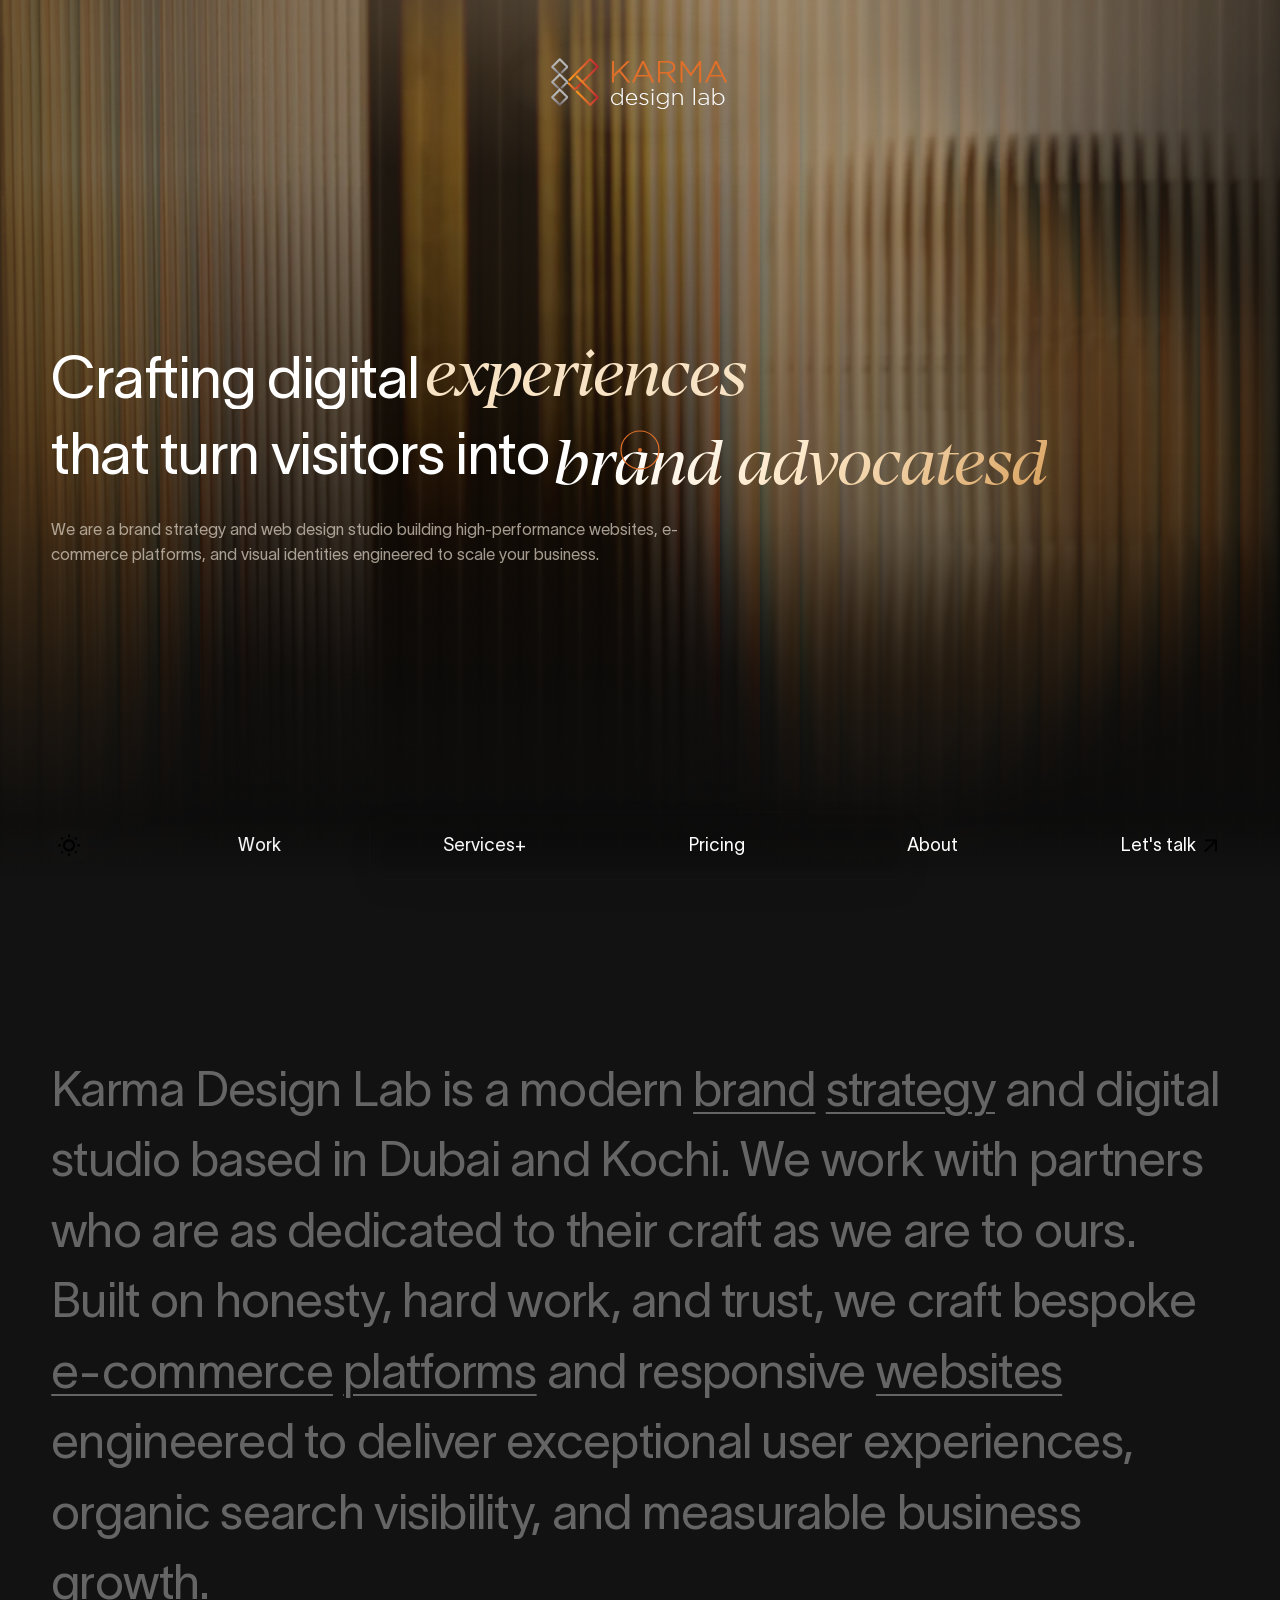
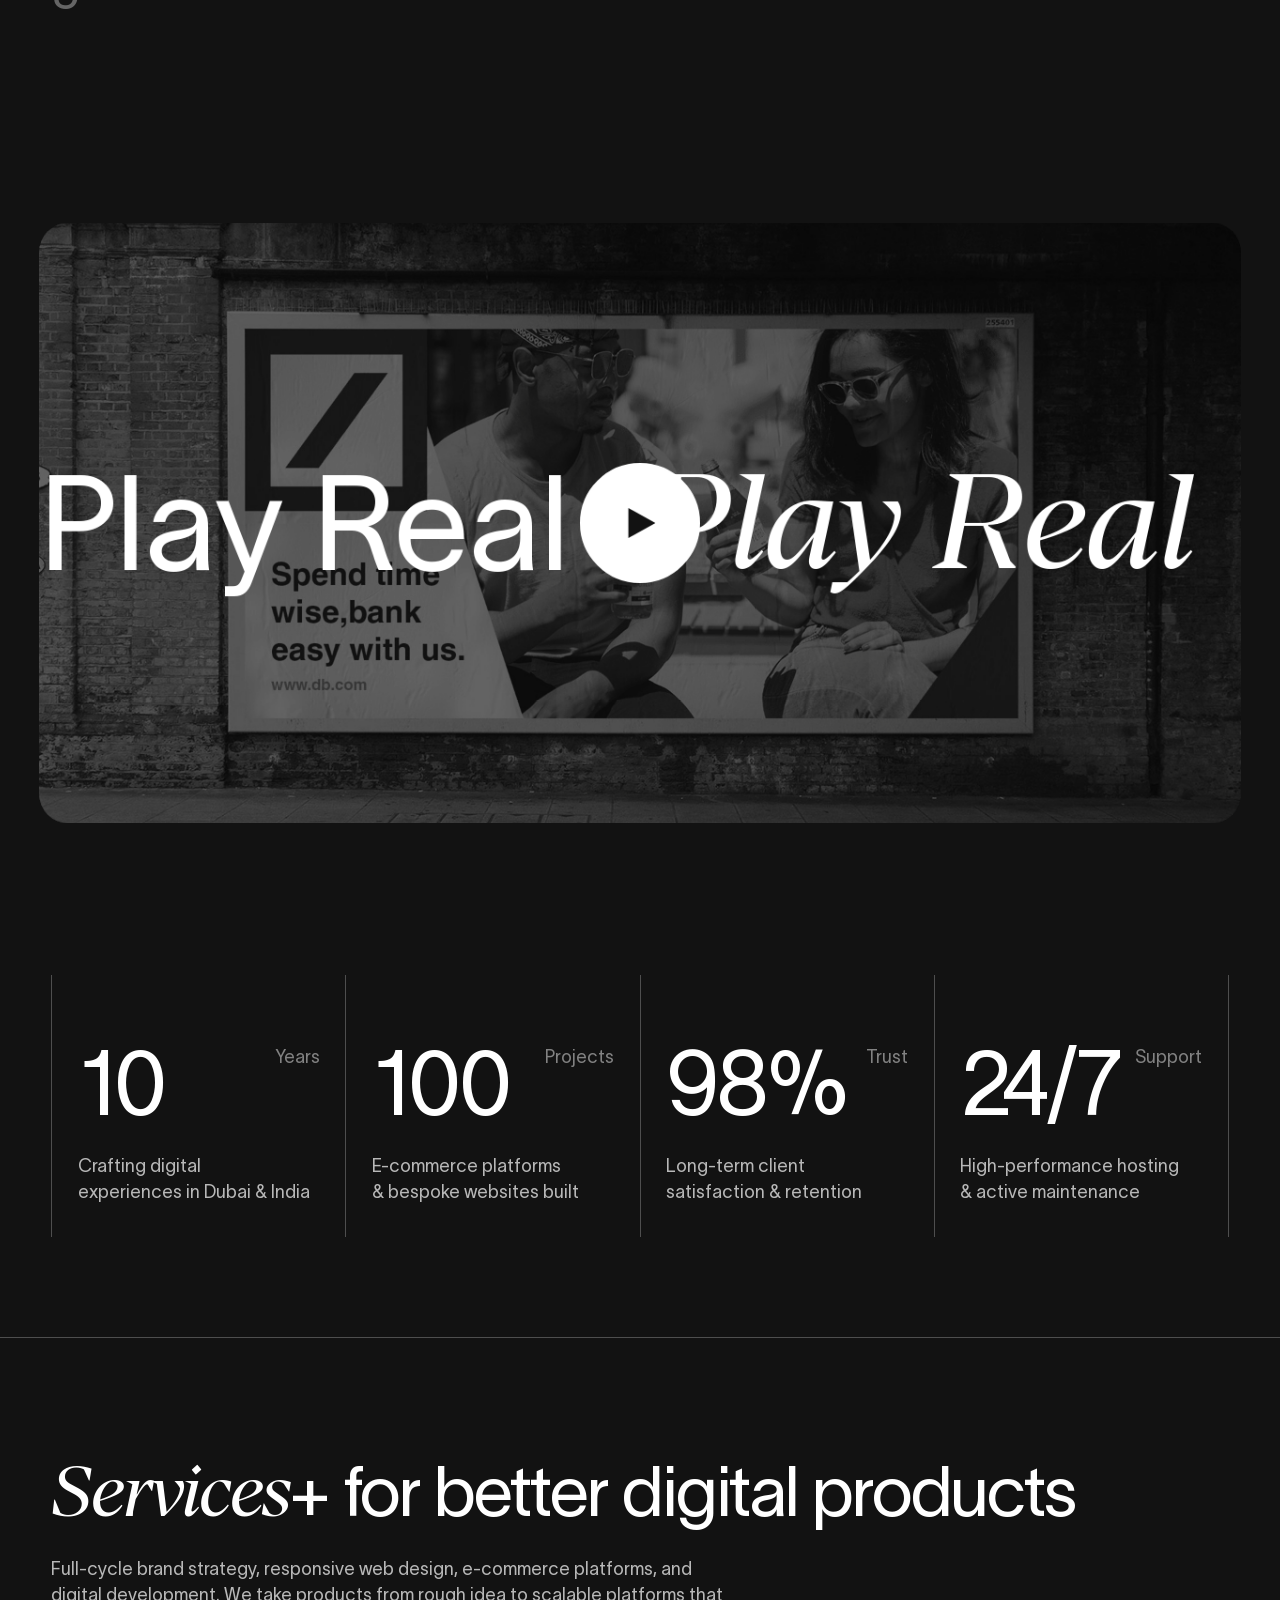
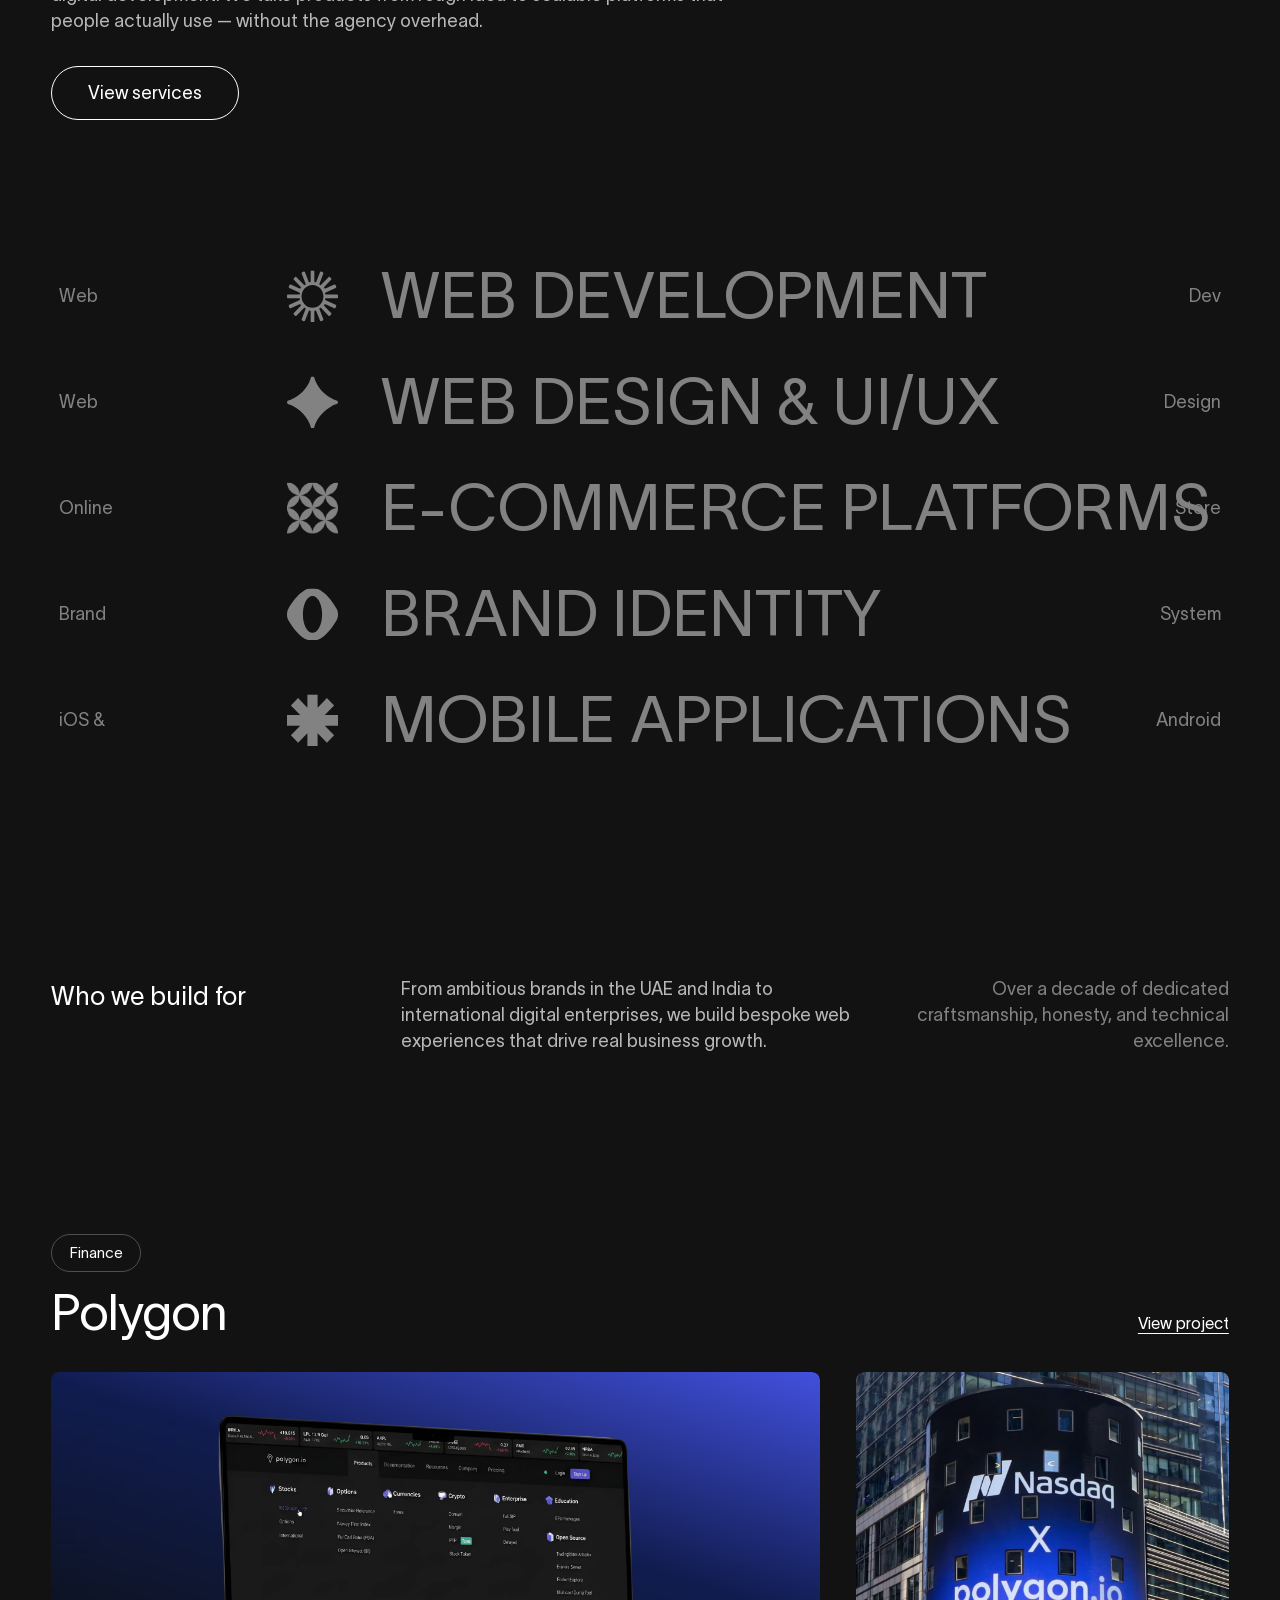
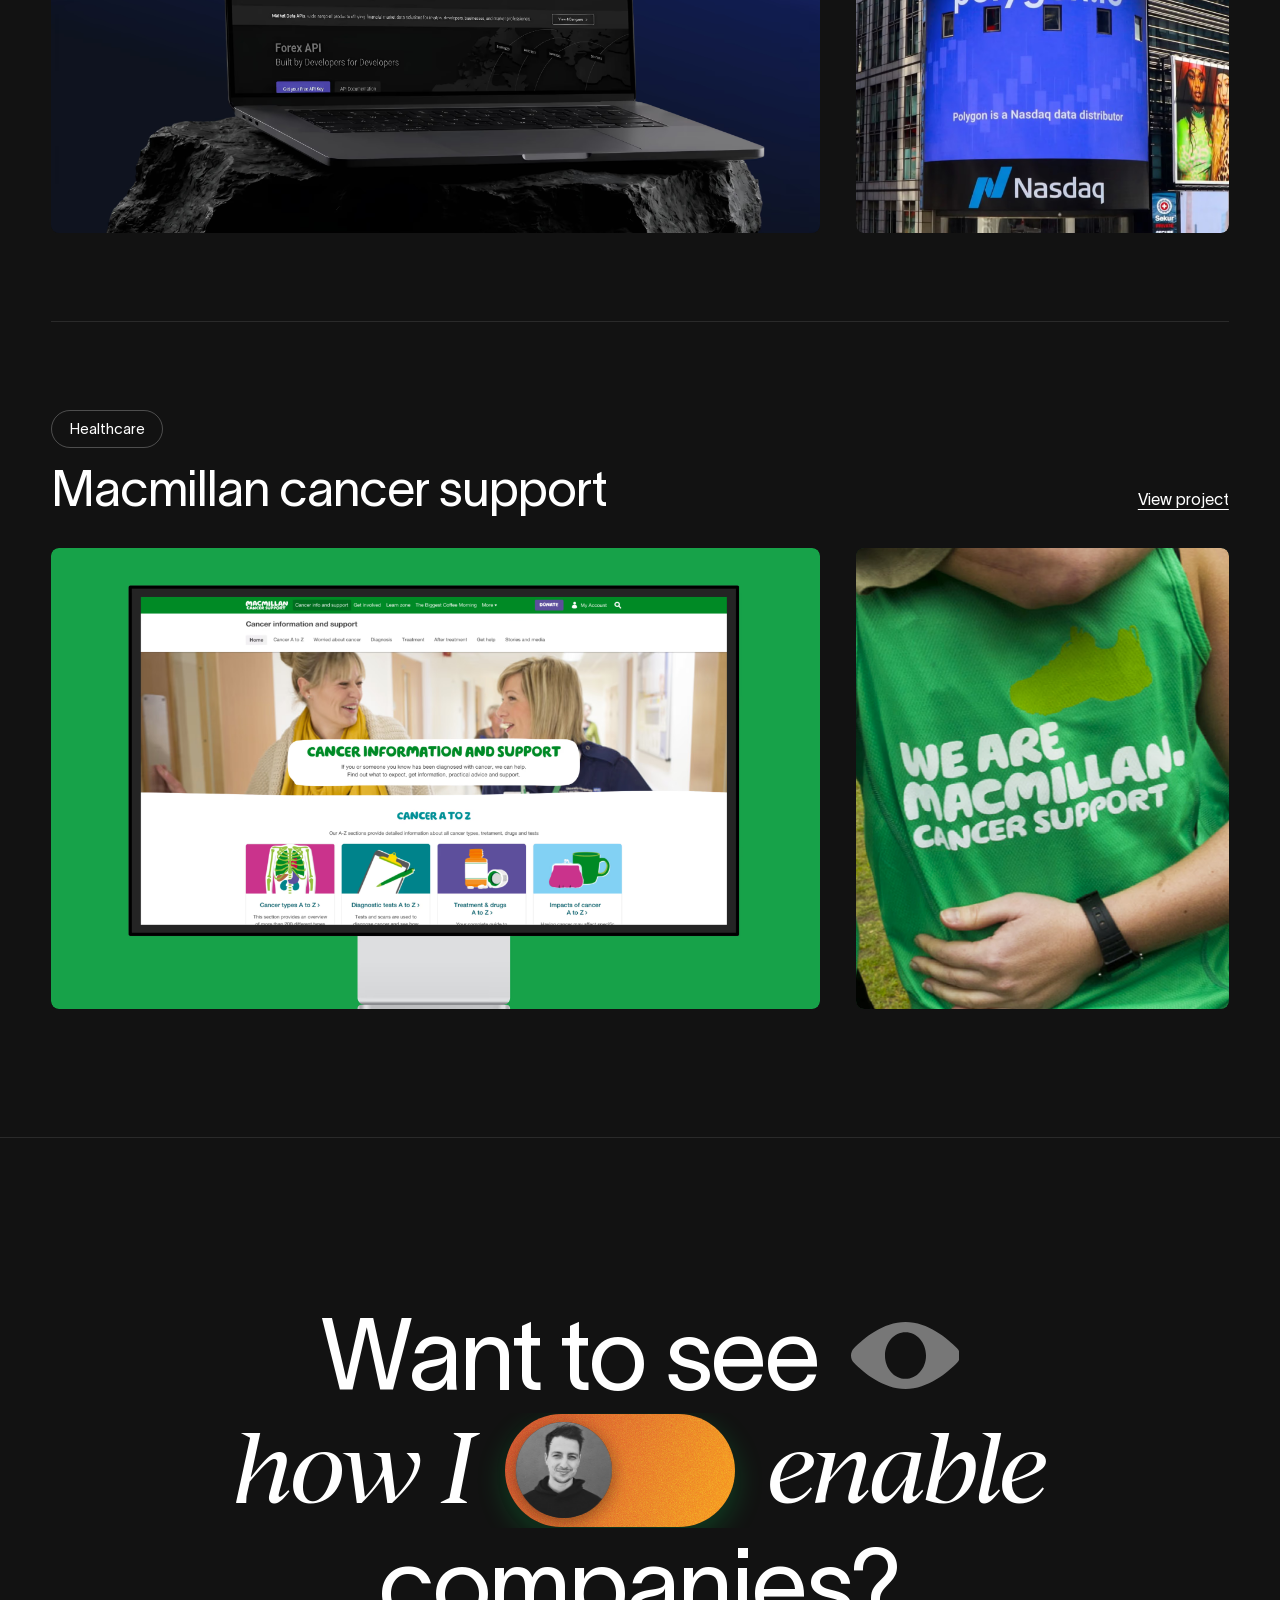
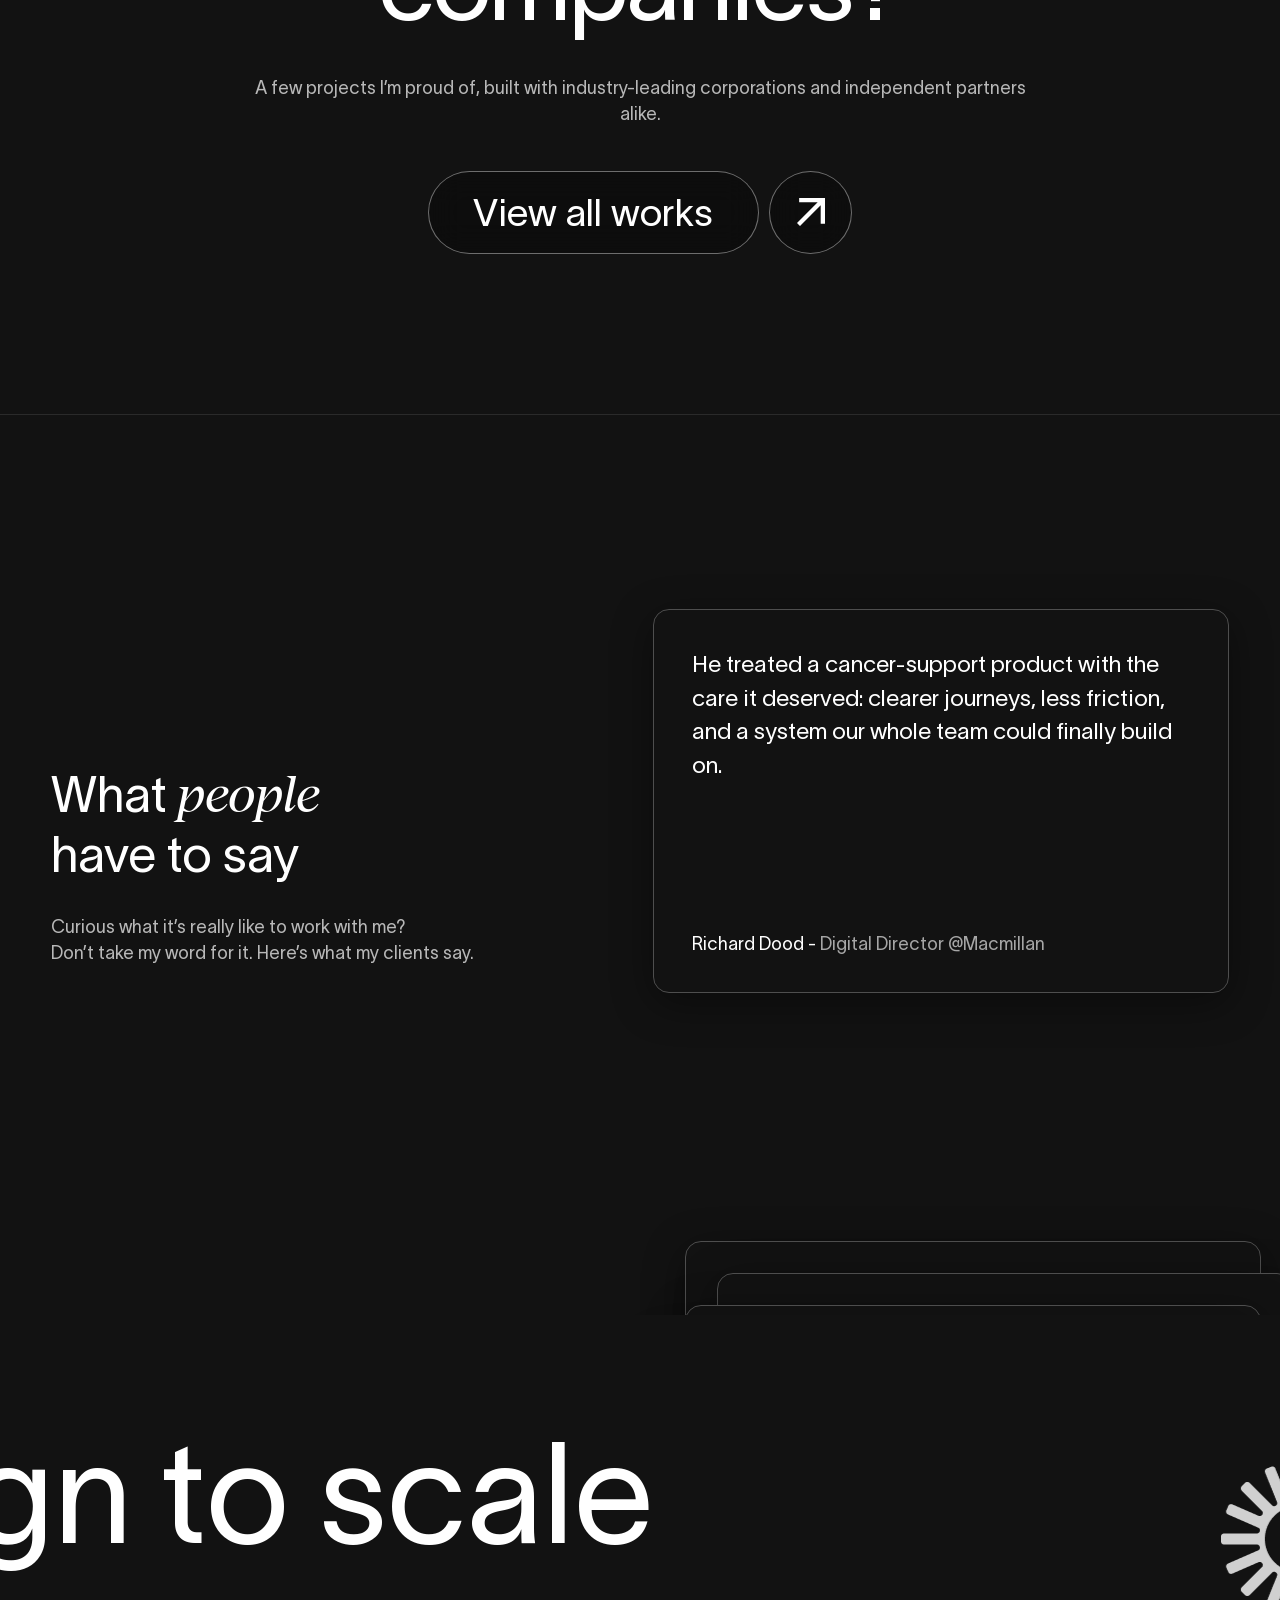
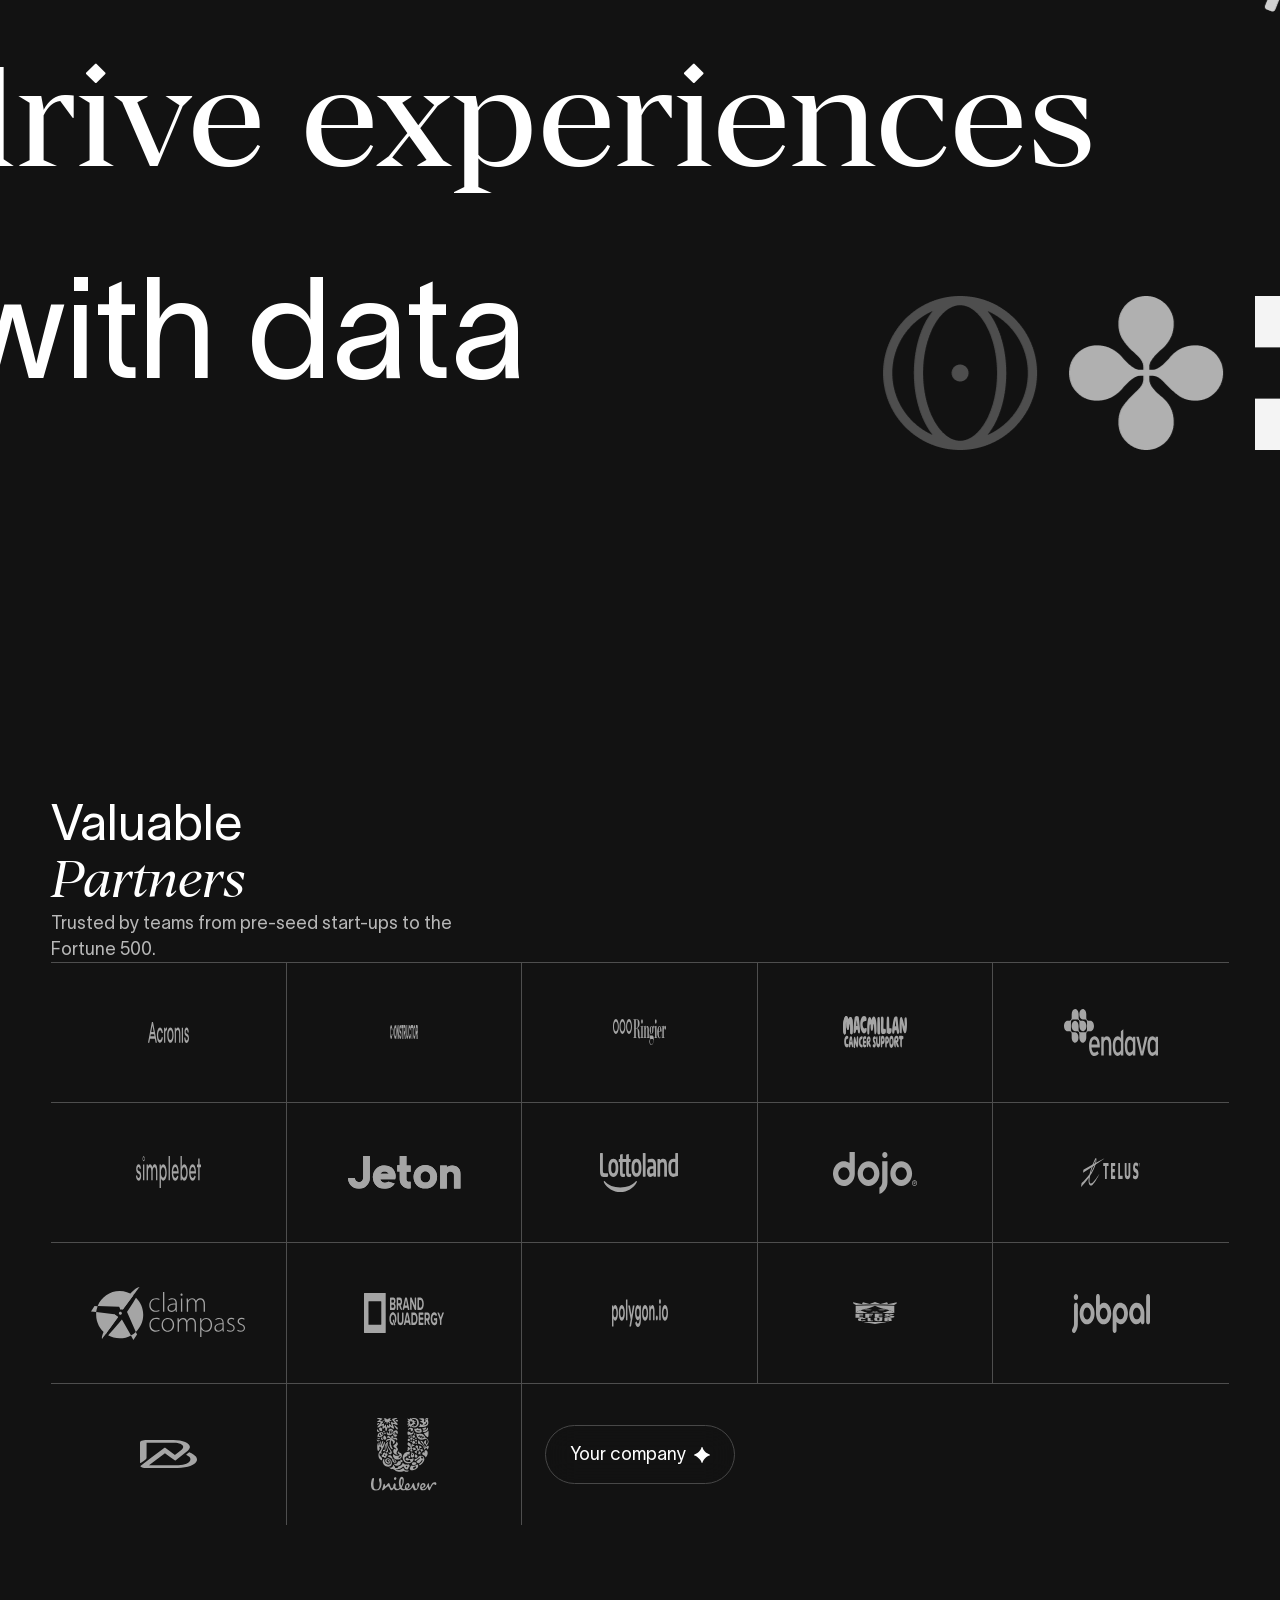
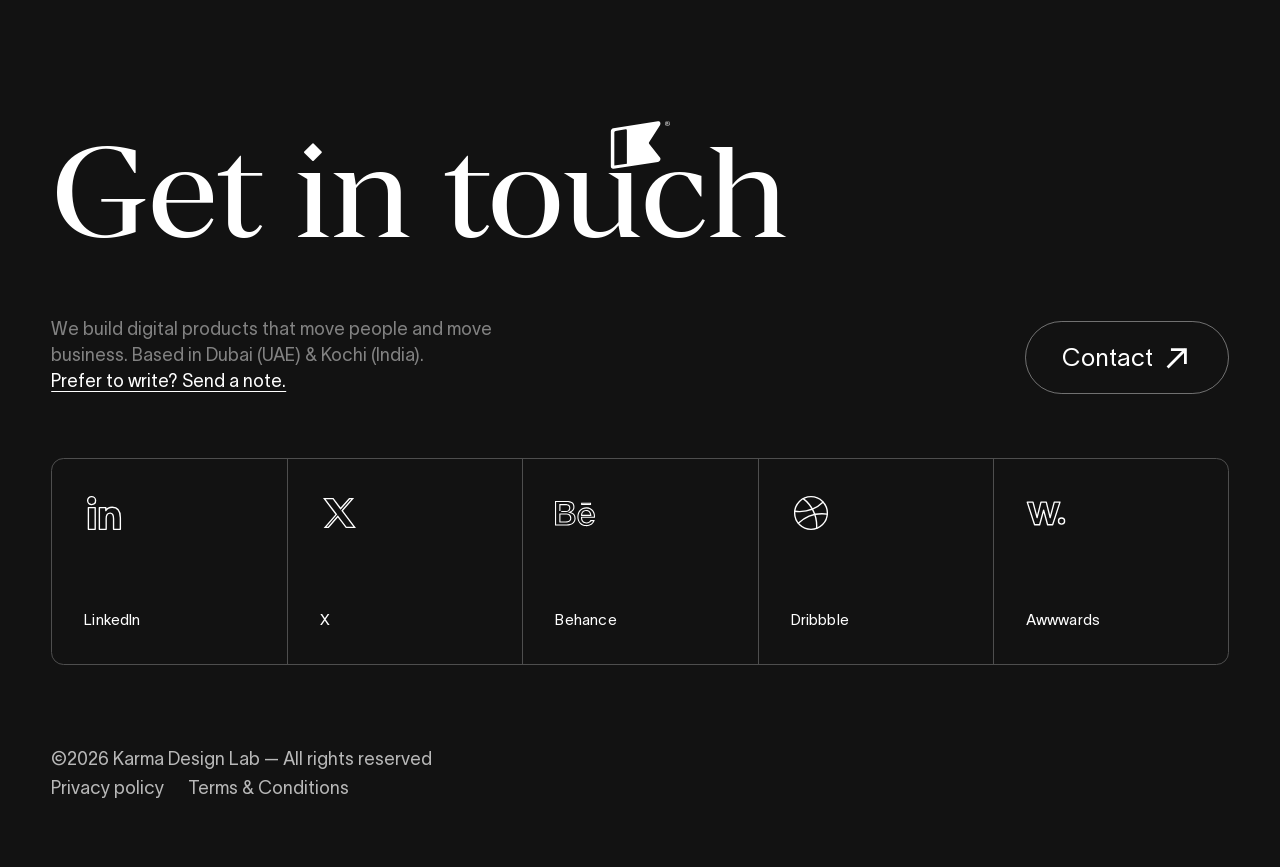
<file: index.html>
<!DOCTYPE html>
<html lang="en" data-theme="dark">

<head>
  <meta charset="UTF-8">
  <meta name="viewport" content="width=device-width, initial-scale=1, viewport-fit=cover">
  <title>Karma Design Lab — Brand Strategy &amp; Digital Studio | Dubai &amp; India</title>
  <meta name="description"
    content="Karma Design Lab is a modern brand strategy and digital studio based in Dubai and Kochi. We craft elegant, SEO-friendly websites, high-performing e-commerce platforms, and distinctive brand identities.">
  <link rel="preload" href="TWKLausanne-300.woff2" as="font" type="font/woff2" crossorigin>
  <link rel="preload" href="Manier-Regular.woff2" as="font" type="font/woff2" crossorigin>
  <link rel="preload" href="Manier-Italic.woff2" as="font" type="font/woff2" crossorigin>
  <link rel="stylesheet" href="style.css">
  <script>try { if (localStorage.getItem('kdl-theme') === 'light') document.documentElement.dataset.theme = 'light'; } catch (e) { }</script>
</head>

<body>

  <!-- ── 6-PANEL PAGE TRANSITION ── -->
  <div class="pt-overlay" aria-hidden="true">
    <div class="pt-panel"></div>
    <div class="pt-panel"></div>
    <div class="pt-panel"></div>
    <div class="pt-panel"></div>
    <div class="pt-panel"></div>
    <div class="pt-panel"></div>
  </div>

  <!-- ── PRELOADER ── -->
  <div class="preloader" id="preloader" aria-hidden="true">
    <div class="preloader__stage">
      <div class="preloader__counter-cell">
        <span class="preloader__pct">[<span id="preNum">0</span>%]</span>
      </div>
      <div class="preloader__logo-cell">
        <div class="preloader__rise">
          <span class="preloader__logo-svg" aria-hidden="true">KARMA</span>
        </div>
      </div>
      <div class="preloader__name">
        <div class="preloader__name-line">
          <span class="preloader__char-mask"><span class="preloader__char-rise">K</span></span><span
            class="preloader__char-mask"><span class="preloader__char-rise">A</span></span><span
            class="preloader__char-mask"><span class="preloader__char-rise">R</span></span><span
            class="preloader__char-mask"><span class="preloader__char-rise">M</span></span><span
            class="preloader__char-mask"><span class="preloader__char-rise">A</span></span>
        </div>
      </div>
    </div>
  </div>

  <!-- ── CURSOR ── -->
  <div class="cursor" id="cursor" aria-hidden="true">
    <div class="cursor__scaler">
      <div class="cursor__disc">
        <svg class="cursor__ring-svg" viewBox="0 0 40 40" fill="none" xmlns="http://www.w3.org/2000/svg">
          <circle cx="20" cy="20" r="19" stroke="#e26f29" stroke-width="1.2" />
        </svg>
      </div>
      <span class="cursor__cross"></span>
      <span class="cursor__label">View case</span>
    </div>
  </div>

  <!-- ── BOTTOM NAVIGATION (Spreads wide on Hero, morphs to pill on scroll) ── -->
  <nav class="scroll-nav" id="scrollNav">
    <div class="scroll-nav__pill" aria-hidden="true"></div>
    <div class="scroll-nav__icon-group" data-morph="true">
      <button class="scroll-nav__theme-btn" id="themeBtn" aria-label="Switch theme" type="button">
        <span class="scroll-nav__theme-icons" aria-hidden="true">
          <img class="ico-sun" src="assets/icon-sun.svg" alt="Switch to light theme">
          <img class="ico-moon" src="assets/icon-moon.svg" alt="Switch to dark theme">
        </span>
      </button>
    </div>
    <a class="scroll-nav__item scroll-nav__home-item" data-morph="true" href="#work">Work</a>
    <a class="scroll-nav__item" data-morph="true" href="services.html">Services+</a>
    <a class="scroll-nav__item" data-morph="true" href="#pricing">Pricing</a>
    <a class="scroll-nav__item" data-morph="true" href="#about">About</a>
    <a class="scroll-nav__item scroll-nav__talk" data-morph="true" href="#contact">
      Let&apos;s talk
      <img src="assets/icon-arrow-outward.svg" alt="" aria-hidden="true">
    </a>
  </nav>

  <!-- ── MOBILE BAR ── -->
  <div class="scroll-nav__m-bar" id="mBar">
    <button class="scroll-nav__m-theme-btn" id="mThemeBtn" aria-label="Toggle theme" type="button">
      <span class="scroll-nav__theme-icons" aria-hidden="true">
        <img class="ico-sun" src="assets/icon-sun.svg" alt="Theme">
        <img class="ico-moon" src="assets/icon-moon.svg" alt="Theme">
      </span>
    </button>
    <button class="scroll-nav__m-bar-main" id="mBarBtn" aria-expanded="false" aria-label="Home, open menu"
      type="button">
      <span class="scroll-nav__m-label" id="mLabel">Home</span>
      <span class="scroll-nav__m-burger" aria-hidden="true"><i></i><i></i></span>
    </button>
  </div>

  <!-- ── MOBILE OVERLAY ── -->
  <div class="scroll-nav__m-overlay" id="mOverlay" aria-hidden="true">
    <div class="scroll-nav__m-panel">
      <div class="scroll-nav__m-logo">
        <img src="assets/karma-logo.png" alt="Karma Design Lab">
      </div>
      <div class="scroll-nav__m-menu">
        <a class="scroll-nav__m-item scroll-nav__m-item--active" href="#home">Home</a>
        <a class="scroll-nav__m-item" href="#work">Work</a>
        <a class="scroll-nav__m-item" href="services.html">Services+</a>
        <a class="scroll-nav__m-item" href="#pricing">Pricing</a>
        <a class="scroll-nav__m-item" href="#about">About</a>
        <a class="scroll-nav__m-item scroll-nav__m-talk" href="#contact">Let&apos;s talk <img
            src="assets/icon-arrow-outward.svg" alt="" style="width:14px;height:14px;display:inline-block"></a>
      </div>
    </div>
  </div>

  <main>

    <!-- ══════════════════════════════════════════════════════
     HERO
══════════════════════════════════════════════════════ -->
    <section class="hero" id="home">
      <h1 class="sr-only">Crafting digital experiences that turn visitors into brand advocates</h1>

      <!-- Architectural fluted glass & bronze hero background banner (hreobg.avif) -->
      <div class="hero__bg-wrap" aria-hidden="true">
        <picture>
          <source srcset="assets/hreobg.avif" type="image/avif">
          <img class="hero__bg-img" src="assets/hreobg.avif" alt="Architectural fluted glass & bronze interior"
            fetchpriority="high">
        </picture>
        <div class="hero__bg-vignette"></div>
      </div>

      <!-- Top ambient light glow -->
      <div class="hero__top-light" aria-hidden="true"></div>

      <canvas class="hero__shader" id="heroCanvas" aria-hidden="true"></canvas>
      <div class="hero__bottom-fade" aria-hidden="true"></div>
      <div class="hero__bottom-highlight" aria-hidden="true"></div>

      <!-- Center logo mark (Origami ribbon badge) -->
      <a href="#home" aria-label="Home" class="hero__logo-link">
        <span class="hero__logo" role="img" aria-label="Karma Logo">
          <img src="assets/logo.png" alt="Karma Design Lab Logo" aria-hidden="true">
        </span>
      </a>

      <!-- Hero Content Container (Left-aligned within site grid) -->
      <div class="hero__container">
        <div class="hero__content">
          <div class="hero__banner" aria-hidden="true">
            <div class="hero__title-line">
              <span class="hero__line-sans" data-split>Crafting digital</span>
              <span class="hero__line-display" data-split>experiences</span>
            </div>
            <div class="hero__title-line">
              <span class="hero__line-sans" data-split>that turn visitors into</span>
              <span class="hero__line-display" data-scramble>brand advocates.</span>
            </div>
          </div>

          <!-- Hero Subtext -->
          <p class="hero__subtext" data-subsplit>
            We are a brand strategy and web design studio building high-performance websites, e-commerce platforms, and visual identities engineered to scale your business.
          </p>
        </div>
      </div>
    </section>

    <!-- ══════════════════════════════════════════════════════
     ABOUT — word by word lighting
══════════════════════════════════════════════════════ -->
    <section class="about" id="about">
      <div class="about__inner">
        <div class="about__text-block">
          <p class="about__flow" id="aboutFlow">
            <span class="about__w" data-w>Karma</span> <span class="about__w" data-w>Design</span> <span
              class="about__w" data-w>Lab</span>
            <span class="about__w" data-w>is</span> <span class="about__w" data-w>a</span> <span class="about__w"
              data-w>modern</span>
            <span class="about__w" data-w><u>brand</u></span> <span class="about__w" data-w><u>strategy</u></span> <span
              class="about__w" data-w>and</span>
            <span class="about__w" data-w>digital</span> <span class="about__w" data-w>studio</span> <span
              class="about__w" data-w>based</span>
            <span class="about__w" data-w>in</span> <span class="about__w" data-w>Dubai</span> <span class="about__w"
              data-w>and</span>
            <span class="about__w" data-w>Kochi.</span> <span class="about__w" data-w>We</span> <span class="about__w"
              data-w>work</span>
            <span class="about__w" data-w>with</span> <span class="about__w" data-w>partners</span> <span
              class="about__w" data-w>who</span>
            <span class="about__w" data-w>are</span> <span class="about__w" data-w>as</span> <span class="about__w"
              data-w>dedicated</span>
            <span class="about__w" data-w>to</span> <span class="about__w" data-w>their</span> <span class="about__w"
              data-w>craft</span>
            <span class="about__w" data-w>as</span> <span class="about__w" data-w>we</span> <span class="about__w"
              data-w>are</span>
            <span class="about__w" data-w>to</span> <span class="about__w" data-w>ours.</span> <span class="about__w"
              data-w>Built</span>
            <span class="about__w" data-w>on</span> <span class="about__w" data-w>honesty,</span> <span class="about__w"
              data-w>hard</span>
            <span class="about__w" data-w>work,</span> <span class="about__w" data-w>and</span> <span class="about__w"
              data-w>trust,</span>
            <span class="about__w" data-w>we</span> <span class="about__w" data-w>craft</span> <span class="about__w"
              data-w>bespoke</span>
            <span class="about__w" data-w><u>e-commerce</u></span> <span class="about__w" data-w><u>platforms</u></span>
            <span class="about__w" data-w>and</span>
            <span class="about__w" data-w>responsive</span> <span class="about__w" data-w><u>websites</u></span> <span
              class="about__w" data-w>engineered</span>
            <span class="about__w" data-w>to</span> <span class="about__w" data-w>deliver</span> <span class="about__w"
              data-w>exceptional</span>
            <span class="about__w" data-w>user</span> <span class="about__w" data-w>experiences,</span> <span
              class="about__w" data-w>organic</span>
            <span class="about__w" data-w>search</span> <span class="about__w" data-w>visibility,</span> <span
              class="about__w" data-w>and</span>
            <span class="about__w" data-w>measurable</span> <span class="about__w" data-w>business</span> <span
              class="about__w" data-w>growth.</span>
          </p>
        </div>
      </div>
    </section>

    <!-- ══════════════════════════════════════════════════════
     PLAY REAL — video reel with marquee title
══════════════════════════════════════════════════════ -->
    <section class="real">
      <div class="real__stage" id="realStage">
        <video class="real__video" id="realVideo" poster="assets/real-billboard.jpg" preload="metadata" playsinline loop
          muted>
          <source src="https://pub-c7582c931cdf4f86acceec21c154f4ce.r2.dev/real-reel.webm.webm" type="video/webm">
        </video>
        <div class="real__overlay"></div>
        <div class="real__header">
          <div class="real__marquee" aria-hidden="true">
            <div class="real__track">
              <div class="real__group">
                <span class="real__title-sans">Play Real</span>
                <span class="real__title-display">Play Real</span>
                <span class="real__title-sans">Play Real</span>
                <span class="real__title-display">Play Real</span>
              </div>
              <div class="real__group" aria-hidden="true">
                <span class="real__title-sans">Play Real</span>
                <span class="real__title-display">Play Real</span>
                <span class="real__title-sans">Play Real</span>
                <span class="real__title-display">Play Real</span>
              </div>
            </div>
          </div>
          <button class="real__play-btn" aria-label="Play showreel" id="realPlayBtn" type="button">
            <svg width="18" height="20" viewBox="0 0 18 20" fill="currentColor">
              <path d="M0 0L18 10L0 20V0Z" />
            </svg>
          </button>
        </div>
      </div>
    </section>

    <!-- ══════════════════════════════════════════════════════
     METRICS
══════════════════════════════════════════════════════ -->
    <section class="metrics" id="metrics">
      <div class="metrics__grid">
        <div class="metrics__card">
          <div class="metrics__value-wrap">
            <p class="metrics__value"><span class="metrics__slide" data-count="10">10+</span></p>
            <p class="metrics__value-label"><span class="metrics__slide">Years</span></p>
          </div>
          <p class="metrics__desc">Crafting digital<br>experiences in Dubai &amp; India</p>
        </div>
        <div class="metrics__card">
          <div class="metrics__value-wrap">
            <p class="metrics__value"><span class="metrics__slide" data-count="100">100+</span></p>
            <p class="metrics__value-label"><span class="metrics__slide">Projects</span></p>
          </div>
          <p class="metrics__desc">E-commerce platforms<br>&amp; bespoke websites built</p>
        </div>
        <div class="metrics__card">
          <div class="metrics__value-wrap">
            <p class="metrics__value"><span class="metrics__slide">98%</span></p>
            <p class="metrics__value-label"><span class="metrics__slide">Trust</span></p>
          </div>
          <p class="metrics__desc">Long-term client<br>satisfaction &amp; retention</p>
        </div>
        <div class="metrics__card">
          <div class="metrics__value-wrap">
            <p class="metrics__value"><span class="metrics__slide">24/7</span></p>
            <p class="metrics__value-label"><span class="metrics__slide">Support</span></p>
          </div>
          <p class="metrics__desc">High-performance hosting<br>&amp; active maintenance</p>
        </div>
      </div>
    </section>

    <!-- ══════════════════════════════════════════════════════
     SERVICES — roll-text hover (exact kstoimenov structure)
══════════════════════════════════════════════════════ -->
    <section class="services" id="services">
      <div class="services__grid">
        <div class="services__header">
          <h2 class="services__header-title"><em>Services</em>+ for better digital products</h2>
          <p class="services__header-desc">Full-cycle brand strategy, responsive web design, e-commerce platforms, and
            digital development. We take products from rough idea to scalable platforms that people actually use —
            without the agency overhead.</p>
          <a class="services__header-btn" href="services.html">View services</a>
        </div>
        <div class="services__list">

          <a class="services__row" href="services.html#web-development">
            <span class="services__row-icon"
              style="mask-image:url(assets/svc-product-design.svg);-webkit-mask-image:url(assets/svc-product-design.svg)"
              aria-hidden="true"></span>
            <p class="services__row-title">
              <span class="services__roll-inner">Web development<span class="services__roll-dup" aria-hidden="true">Web
                  development</span></span>
            </p>
            <div class="services__indicator"><span>Web</span><span>Dev</span></div>
          </a>

          <a class="services__row" href="services.html#web-design">
            <span class="services__row-icon"
              style="mask-image:url(assets/svc-web-design.svg);-webkit-mask-image:url(assets/svc-web-design.svg)"
              aria-hidden="true"></span>
            <p class="services__row-title">
              <span class="services__roll-inner">Web design &amp; UI/UX<span class="services__roll-dup"
                  aria-hidden="true">Web
                  design &amp; UI/UX</span></span>
            </p>
            <div class="services__indicator"><span>Web</span><span>Design</span></div>
          </a>

          <a class="services__row" href="services.html#ecommerce">
            <span class="services__row-icon"
              style="mask-image:url(assets/svc-digital-strategy.png);-webkit-mask-image:url(assets/svc-digital-strategy.png)"
              aria-hidden="true"></span>
            <p class="services__row-title">
              <span class="services__roll-inner">E-commerce platforms<span class="services__roll-dup"
                  aria-hidden="true">E-commerce platforms</span></span>
            </p>
            <div class="services__indicator"><span>Online</span><span>Store</span></div>
          </a>

          <a class="services__row" href="services.html#brand-identity">
            <span class="services__row-icon"
              style="mask-image:url(assets/svc-brand-identity.svg);-webkit-mask-image:url(assets/svc-brand-identity.svg)"
              aria-hidden="true"></span>
            <p class="services__row-title">
              <span class="services__roll-inner">Brand identity<span class="services__roll-dup" aria-hidden="true">Brand
                  identity</span></span>
            </p>
            <div class="services__indicator"><span>Brand</span><span>System</span></div>
          </a>

          <a class="services__row" href="services.html#mobile-applications">
            <span class="services__row-icon"
              style="mask-image:url(assets/services/glyph-mobile.svg);-webkit-mask-image:url(assets/services/glyph-mobile.svg)"
              aria-hidden="true"></span>
            <p class="services__row-title">
              <span class="services__roll-inner">Mobile applications<span class="services__roll-dup"
                  aria-hidden="true">Mobile applications</span></span>
            </p>
            <div class="services__indicator"><span>iOS &amp;</span><span>Android</span></div>
          </a>

        </div>

        <!-- ── WHO WE BUILD FOR ── -->
        <div class="services__clients">
          <p class="services__clients-header">Who we build for</p>
          <p class="services__clients-desc">From ambitious brands in the UAE and India to international digital
            enterprises, we build bespoke web experiences that drive real business growth.</p>
          <p class="services__clients-sub">Over a decade of dedicated craftsmanship, honesty, and technical excellence.
          </p>
        </div>
      </div>
    </section>

    <!-- ══════════════════════════════════════════════════════
     WORKS — exact Polygon & Macmillan project cards
══════════════════════════════════════════════════════ -->
    <section class="works" id="work">
      <div class="works__grid">

        <!-- Project 1: Polygon -->
        <div class="works__project">
          <div class="works__project-top">
            <div class="works__project-info">
              <span class="works__tag">Finance</span>
              <h2 class="works__title">Polygon</h2>
            </div>
            <a class="works__view-link" href="#polygon">View project</a>
          </div>
          <div class="works__row-media">
            <a class="works__media-card works__media-card--main" href="#polygon" data-cursor-case
              aria-label="Polygon — view case study">
              <div class="works__media-inner" style="background:#0e131f">
                <img src="assets/polygon-main.webp" alt="Polygon Forex API platform on laptop" loading="lazy">
              </div>
            </a>
            <a class="works__media-card works__media-card--side" href="#polygon" aria-hidden="true" tabindex="-1">
              <div class="works__media-inner" style="background:#1a1a1a">
                <img src="assets/polygon-side.webp" alt="Nasdaq X Polygon tower billboard" loading="lazy">
              </div>
            </a>
          </div>
        </div>

        <!-- Divider Line -->
        <div class="works__divider" aria-hidden="true"></div>

        <!-- Project 2: Macmillan cancer support -->
        <div class="works__project">
          <div class="works__project-top">
            <div class="works__project-info">
              <span class="works__tag">Healthcare</span>
              <h2 class="works__title">Macmillan cancer support</h2>
            </div>
            <a class="works__view-link" href="#macmillan">View project</a>
          </div>
          <div class="works__row-media">
            <a class="works__media-card works__media-card--main" href="#macmillan" data-cursor-case
              aria-label="Macmillan cancer support — view case study">
              <div class="works__media-inner" style="background:#0a4a1b">
                <img src="assets/macmillan-main.webp" alt="Macmillan cancer information and support website"
                  loading="lazy">
              </div>
            </a>
            <a class="works__media-card works__media-card--side" href="#macmillan" aria-hidden="true" tabindex="-1">
              <div class="works__media-inner" style="background:#1b3d22">
                <img src="assets/macmillan-side.webp" alt="We Are Macmillan Cancer Support apparel" loading="lazy">
              </div>
            </a>
          </div>
        </div>

      </div>
    </section>

    <!-- ══════════════════════════════════════════════════════
     WORKS CTA — "Want to see how I enable companies?"
══════════════════════════════════════════════════════ -->
    <section class="works-cta" id="cta">
      <div class="works-cta__line-mask">
        <div class="works-cta__line-inner">
          <span class="works-cta__sans">Want to see</span>
          <img class="works-cta__eye" id="ctaEye" src="assets/cta-eye.svg" alt="" aria-hidden="true" />
        </div>
      </div>
      <div class="works-cta__line-mask">
        <div class="works-cta__line-inner" style="transition-delay:0.12s">
          <span class="works-cta__serif">how I</span>
          <button class="works-cta__toggle" id="ctaToggle" type="button" aria-label="Toggle enable companies">
            <span class="works-cta__plus" aria-hidden="true">+</span>
            <span class="works-cta__knob" id="ctaKnob">
              <img src="assets/cta-portrait.png" alt="Founder Portrait" loading="lazy" />
            </span>
          </button>
          <span class="works-cta__serif">enable</span>
        </div>
      </div>
      <div class="works-cta__line-mask">
        <div class="works-cta__line-inner" style="transition-delay:0.24s">
          <span class="works-cta__sans">companies?</span>
        </div>
      </div>
      <div class="works-cta__desc-mask">
        <p class="works-cta__desc">A few projects I’m proud of, built with industry-leading corporations and independent
          partners alike.</p>
      </div>
      <div class="works-cta__button-group">
        <a class="works-cta__view-works" href="#work">View all works</a>
        <a class="works-cta__arrow-btn" href="#work" aria-label="View all works">
          <img src="assets/cta-arrow.svg" alt="" aria-hidden="true" />
        </a>
      </div>
    </section>

    <!-- ══════════════════════════════════════════════════════
     TESTIMONIALS (Stacked Deck)
══════════════════════════════════════════════════════ -->
    <section class="testimonials" id="testimonials">
      <div class="testimonials__inner">
        <div class="testimonials__left">
          <p class="testimonials__heading">What <em>people</em><br>have to say</p>
          <p class="testimonials__leftDesc">Curious what it’s really like to work with me?<br>Don’t take my word for it.
            Here’s what my clients say.</p>
        </div>
        <div class="testimonials__deck" id="testimonialsDeck">
          <div data-tcard="true" class="testimonials__card">
            <p class="testimonials__quote">He treated a cancer-support product with the care it deserved: clearer
              journeys, less friction, and a system our whole team could finally build on.</p>
            <p class="testimonials__author"><strong>Richard Dood </strong>- <span
                class="testimonials__authorRole">Digital Director @Macmillan</span></p>
          </div>
          <div data-tcard="true" class="testimonials__card">
            <p class="testimonials__quote">He turned a developer-first product into something anyone could navigate.
              Sharp, fast, and grounded in how our users actually work.</p>
            <p class="testimonials__author"><strong>Peter Stacho </strong>- <span class="testimonials__authorRole">COO
                @Polygon.io</span></p>
          </div>
          <div data-tcard="true" class="testimonials__card">
            <p class="testimonials__quote">Krasi moves at the pace of the idea, not the org chart. He prototyped,
              tested, and refined faster than our roadmap could keep up.</p>
            <p class="testimonials__author"><strong>Amori Langstaff </strong>- <span
                class="testimonials__authorRole">Product Innovation @WP Engine</span></p>
          </div>
          <div data-tcard="true" class="testimonials__card">
            <p class="testimonials__quote">We handed Krasi a rough idea and got back a fundable product. Fast,
              opinionated, and genuinely invested in whether we won.</p>
            <p class="testimonials__author"><strong>Carlos Strazzer </strong>- <span
                class="testimonials__authorRole">CEO @Ventures Lab</span></p>
          </div>
          <div data-tcard="true" class="testimonials__card">
            <p class="testimonials__quote">Nothing is beyond possibility when working with Krasi. He’s able to rise to
              any challenge by bringing a deep curiosity, investment and expertise to every project. Not only is he
              reliable but he’s great to work with. He’s genuinely dedicated to his craft.</p>
            <p class="testimonials__author"><strong>Gaidar Magdanurov </strong>- <span
                class="testimonials__authorRole">COO @Acronis</span></p>
          </div>
        </div>
      </div>
    </section>

    <!-- ══════════════════════════════════════════════════════
     QUOTE (Parallax Drift)
══════════════════════════════════════════════════════ -->
    <section class="quote" id="quote">
      <div class="quote__content" id="quoteContent">
        <p data-drift="200" data-mdrift="200" class="quote__line" style="left:9.25rem;top:0rem">Design to scale</p>
        <p data-drift="-240" data-mdrift="-240" class="quote__line quote__lineSerif"
          style="left:16.625rem;top:13.5938rem">drive experiences</p>
        <p data-drift="170" data-mdrift="170" class="quote__line" style="left:25.5rem;top:27.1875rem">with data</p>
        <p data-drift="-240" data-mdrift="-240" class="quote__amp" style="left:11.625rem;top:22.5rem">&amp;</p>

        <img data-qglyph="0" data-drift="200" data-mdrift="-240" class="quote__icon"
          style="left:116.4375rem;top:2.875rem" src="assets/quote-star.svg" alt="" />
        <img data-qglyph="1" data-drift="-240" data-mdrift="200" class="quote__icon"
          style="left:0rem;top:18.8125rem;height:5.1875rem" src="assets/quote-half.svg" alt="" />
        <img data-qglyph="2" data-drift="200" data-mdrift="200" class="quote__icon"
          style="left:104.8125rem;top:2.9375rem;height:9.5625rem" src="assets/quote-icon-1.png" alt="" />
        <img data-qglyph="3" data-drift="170" data-mdrift="170" class="quote__icon"
          style="left:83.1875rem;top:30.0625rem" src="assets/quote-icon-2.png" alt="" />
        <img data-qglyph="4" data-drift="170" data-mdrift="170" class="quote__icon"
          style="left:94.8125rem;top:30.0625rem" src="assets/quote-icon-3.png" alt="" />
        <img data-qglyph="5" data-drift="170" data-mdrift="170" class="quote__icon"
          style="left:106.4375rem;top:30.0625rem" src="assets/quote-icon-4.png" alt="" />
        <img data-qglyph="6" data-drift="170" data-mdrift="170" class="quote__icon"
          style="left:118.0625rem;top:30.0625rem" src="assets/quote-icon-5.png" alt="" />
        <img data-qglyph="7" data-drift="170" data-mdrift="170" class="quote__icon"
          style="left:13.875rem;top:30.0625rem" src="assets/quote-icon-6.png" alt="" />
        <img data-qglyph="8" data-drift="170" data-mdrift="200" class="quote__icon" style="left:2.25rem;top:30.0625rem"
          src="assets/quote-hourglass.svg" alt="" />
      </div>
    </section>

    <!-- ══════════════════════════════════════════════════════
     PARTNERS GRID
══════════════════════════════════════════════════════ -->
    <section class="partners" id="partners">
      <div class="partners__inner">
        <p class="partners__title">Valuable<br><em>Partners</em></p>
        <p class="partners__desc">Trusted by teams from pre-seed start-ups to the Fortune 500.</p>
        <div class="partners__grid">
          <div class="partners__cell partners__bt partners__bb partners__br"><img class="partners__logo"
              src="assets/partners/acronis.svg" alt="Acronis" style="width:6.0802rem;height:1.2974rem" /></div>
          <div class="partners__cell partners__bt partners__bb partners__br"><img class="partners__logo"
              src="assets/partners/constructor.svg" alt="Constructor" style="width:9.756rem;height:0.8795rem" /></div>
          <div class="partners__cell partners__bt partners__bb partners__br"><img class="partners__logo"
              src="assets/partners/ringier.svg" alt="Ringier" style="width:8.5691rem;height:1.6423rem" /></div>
          <div class="partners__cell partners__bt partners__bb partners__br"><img class="partners__logo"
              src="assets/partners/macmillan.svg" alt="Macmillan Cancer Support"
              style="width:9.2425rem;height:1.9789rem" /></div>
          <div class="partners__cell partners__bt partners__bb"><img class="partners__logo"
              src="assets/partners/endava.svg" alt="Endava" style="width:8.7581rem;height:2.9317rem" /></div>
          <div class="partners__cell partners__bb partners__br"><img class="partners__logo"
              src="assets/partners/simplebet.svg" alt="Simplebet" style="width:9.5359rem;height:2.0226rem" /></div>
          <div class="partners__cell partners__bb partners__br"><img class="partners__logo"
              src="assets/partners/jeton.svg" alt="Jeton" style="width:7.0419rem;height:2.0521rem" /></div>
          <div class="partners__cell partners__bb partners__br"><img class="partners__logo"
              src="assets/partners/lottoland.svg" alt="Lottoland" style="width:7.7719rem;height:2.4259rem" /></div>
          <div class="partners__cell partners__bb partners__br"><img class="partners__logo"
              src="assets/partners/dojo.svg" alt="Dojo" style="width:5.9808rem;height:2.6239rem" /></div>
          <div class="partners__cell partners__bb"><img class="partners__logo" src="assets/partners/telus.svg"
              alt="TELUS" style="width:9.8293rem;height:1.825rem" /></div>
          <div class="partners__cell partners__bb partners__br"><img class="partners__logo"
              src="assets/partners/claimcompass.svg" alt="Claim Compass" style="width:9.6463rem;height:3.2989rem" />
          </div>
          <div class="partners__cell partners__bb partners__br"><img class="partners__logo"
              src="assets/partners/brandquadergy.svg" alt="Brand Quadergy" style="width:9.2691rem;height:2.5109rem" />
          </div>
          <div class="partners__cell partners__bb partners__br"><img class="partners__logo"
              src="assets/partners/polygon.svg" alt="polygon.io" style="width:8.9937rem;height:1.759rem" /></div>
          <div class="partners__cell partners__bb partners__br"><img class="partners__logo"
              src="assets/partners/efes.svg" alt="Efes Club" style="width:2.7496rem;height:5.5217rem" /></div>
          <div class="partners__cell partners__bb"><img class="partners__logo" src="assets/partners/jobpal.svg"
              alt="jobpal" style="width:6.7484rem;height:2.419rem" /></div>
          <div class="partners__cell partners__br"><img class="partners__logo" src="assets/partners/blogo.svg"
              alt="Partner" style="width:3.5654rem;height:4.2776rem" /></div>
          <div class="partners__cell partners__br"><img class="partners__logo" src="assets/partners/unilever.svg"
              alt="Unilever" style="width:4.1078rem;height:4.544rem" /></div>
          <div class="partners__cell"><a class="partners__companyBtn" href="#contact">Your company<img
                src="assets/company-star.svg" alt="" /></a></div>
          <div class="partners__cell"></div>
          <div class="partners__cell"></div>
        </div>
      </div>
    </section>

  </main>

  <!-- ══════════════════════════════════════════════════════
     FOOTER
══════════════════════════════════════════════════════ -->
  <footer class="footer" id="contact">
    <div class="footer__inner">
      <div class="footer__headingMask">
        <h2 class="footer__heading">Get in touch</h2>
      </div>
      <div class="footer__actionRow">
        <p class="footer__mission">
          We build digital products that move people and move business. Based in Dubai (UAE) &amp; Kochi (India).
          <button type="button" class="footer__writeLink" id="footerWriteBtn">Prefer to write? Send a note.</button>
        </p>
        <button type="button" class="footer__contact" id="footerContactBtn" aria-label="Contact — send a note">
          <span>Contact</span>
          <img src="assets/footer-contact-arrow.svg" alt="" />
        </button>
      </div>
      <div class="footer__socialRow">
        <a class="footer__card" href="https://www.linkedin.com" target="_blank" rel="noopener noreferrer"
          aria-label="LinkedIn">
          <span class="footer__cardIcon"
            style="mask-image:url(assets/social-linkedin.svg);-webkit-mask-image:url(assets/social-linkedin.svg)"
            aria-hidden="true"></span>
          <span class="footer__cardLabel">LinkedIn</span>
        </a>
        <a class="footer__card" href="https://x.com" target="_blank" rel="noopener noreferrer" aria-label="X">
          <span class="footer__cardIcon"
            style="mask-image:url(assets/social-x.svg);-webkit-mask-image:url(assets/social-x.svg)"
            aria-hidden="true"></span>
          <span class="footer__cardLabel">X</span>
        </a>
        <a class="footer__card" href="https://www.behance.net" target="_blank" rel="noopener noreferrer"
          aria-label="Behance">
          <span class="footer__cardIcon"
            style="mask-image:url(assets/social-behance.svg);-webkit-mask-image:url(assets/social-behance.svg)"
            aria-hidden="true"></span>
          <span class="footer__cardLabel">Behance</span>
        </a>
        <a class="footer__card" href="https://dribbble.com" target="_blank" rel="noopener noreferrer"
          aria-label="Dribbble">
          <span class="footer__cardIcon"
            style="mask-image:url(assets/social-dribbble.svg);-webkit-mask-image:url(assets/social-dribbble.svg)"
            aria-hidden="true"></span>
          <span class="footer__cardLabel">Dribbble</span>
        </a>
        <a class="footer__card" href="https://www.awwwards.com" target="_blank" rel="noopener noreferrer"
          aria-label="Awwwards">
          <span class="footer__cardIcon"
            style="mask-image:url(assets/social-awwwards.svg);-webkit-mask-image:url(assets/social-awwwards.svg)"
            aria-hidden="true"></span>
          <span class="footer__cardLabel">Awwwards</span>
        </a>
      </div>
      <p class="footer__copyright">©2026 Karma Design Lab — All rights reserved</p>
      <div class="footer__legal">
        <a href="#">Privacy policy</a>
        <a href="#">Terms &amp; Conditions</a>
      </div>
      <button class="footer__logoBtn" id="footerBackToTop" aria-label="Back to top" type="button">
        <img class="footer__logoImg" src="assets/logo-registered.svg" alt="Karma logo" />
        <img class="footer__arrowImg" src="assets/footer-arrow-up.svg" alt="" />
      </button>
    </div>
  </footer>

  <!-- ══════════════════════════════════════════════════════
     CONTACT MODAL (Exact kstoimenov.com)
══════════════════════════════════════════════════════ -->
  <div class="contact-modal__overlay" id="contactModalOverlay" role="presentation" aria-hidden="true">
    <div class="contact-modal__modal" role="dialog" aria-modal="true" aria-labelledby="contact-title" id="contactModal">
      <span class="contact-modal__grabber" aria-hidden="true"></span>
      <button type="button" class="contact-modal__close" id="contactModalClose" aria-label="Close">
        <svg viewBox="0 0 24 24" fill="none" aria-hidden="true">
          <path d="M5 5l14 14M19 5L5 19" stroke="currentColor" stroke-width="1.6" stroke-linecap="round" />
        </svg>
      </button>

      <!-- Sent state -->
      <div class="contact-modal__sent" id="contactModalSent" style="display:none">
        <div class="contact-modal__sentGlyphs" aria-hidden="true">
          <span class="contact-modal__sentGlyph"
            style="mask-image:url(assets/pricing/glyph-project.svg);-webkit-mask-image:url(assets/pricing/glyph-project.svg)"></span>
          <span class="contact-modal__sentGlyph"
            style="mask-image:url(assets/pricing/glyph-subscription.svg);-webkit-mask-image:url(assets/pricing/glyph-subscription.svg)"></span>
          <span class="contact-modal__sentGlyph"
            style="mask-image:url(assets/pricing/glyph-partnership.svg);-webkit-mask-image:url(assets/pricing/glyph-partnership.svg)"></span>
        </div>
        <h2 id="contact-sent-title" class="contact-modal__sentTitle">Got it. Thank you.</h2>
        <div class="contact-modal__sentBody">
          <p>Your note just landed in my inbox, and I read every one myself. Expect a reply within a day or two.</p>
          <p>In the meantime, keep building. If more comes to mind, this form is always open.</p>
        </div>
        <button type="button" class="contact-modal__closeBtn" id="contactModalSentClose">Close</button>
      </div>

      <!-- Form state -->
      <div class="contact-modal__form-wrap" id="contactModalFormWrap">
        <div class="contact-modal__header">
          <h2 id="contact-title" class="contact-modal__title">Let&apos;s build something <em>remarkable</em></h2>
          <p class="contact-modal__subtitle">Tell us about your project, timeline, and goals. We read every note
            ourselves and reply within one business day.</p>
        </div>

        <form class="contact-modal__form" id="contactModalForm" novalidate>
          <div class="contact-modal__row">
            <div class="contact-modal__field" id="field-name">
              <input class="contact-modal__control" id="cf-name" type="text" placeholder=" " required />
              <label for="cf-name">Your name<span class="contact-modal__req">*</span></label>
              <p class="contact-modal__errorMsg" id="err-name" style="display:none">Please complete this required field.
              </p>
            </div>
            <div class="contact-modal__field" id="field-email">
              <input class="contact-modal__control" id="cf-email" type="email" placeholder=" " required />
              <label for="cf-email">Email<span class="contact-modal__req">*</span></label>
              <p class="contact-modal__errorMsg" id="err-email" style="display:none">Please enter a valid email address.
              </p>
            </div>
          </div>

          <div class="contact-modal__row">
            <div class="contact-modal__field" id="field-linkedin">
              <input class="contact-modal__control" id="cf-linkedin" type="text" placeholder=" " />
              <label for="cf-linkedin">LinkedIn</label>
            </div>
            <div class="contact-modal__field" id="field-company">
              <input class="contact-modal__control" id="cf-company" type="text" placeholder=" " />
              <label for="cf-company">Company name</label>
            </div>
          </div>

          <div class="contact-modal__chipsField" id="field-chips">
            <p class="contact-modal__chipsLabel">You are looking for?<span class="contact-modal__req">*</span></p>
            <div class="contact-modal__chips" id="contactChips" role="group" aria-label="You are looking for?">
              <button type="button" class="contact-modal__chip" aria-pressed="false">Product design</button>
              <button type="button" class="contact-modal__chip" aria-pressed="false">UX audit</button>
              <button type="button" class="contact-modal__chip" aria-pressed="false">Digital strategy</button>
              <button type="button" class="contact-modal__chip" aria-pressed="false">Web design</button>
              <button type="button" class="contact-modal__chip" aria-pressed="false">Brand identity</button>
              <button type="button" class="contact-modal__chip" aria-pressed="false">Service design</button>
              <button type="button" class="contact-modal__chip" aria-pressed="false">Marketing design</button>
              <button type="button" class="contact-modal__chip" aria-pressed="false">Webflow development</button>
              <button type="button" class="contact-modal__chip" aria-pressed="false">Other</button>
            </div>
            <p class="contact-modal__errorMsg" id="err-chips" style="display:none">Please pick at least one.</p>
          </div>

          <div class="contact-modal__field" id="field-message">
            <textarea class="contact-modal__control" id="cf-message" placeholder=" " rows="1" required></textarea>
            <label for="cf-message">Tell me more about the project<span class="contact-modal__req">*</span></label>
            <p class="contact-modal__errorMsg" id="err-message" style="display:none">Please complete this required
              field.</p>
          </div>

          <div class="contact-modal__sendRow">
            <p class="contact-modal__formError" id="cf-general-error" style="display:none"></p>
            <button type="submit" class="contact-modal__send" id="cf-submit">
              <span class="contact-modal__sendLabel">Send note</span>
              <span class="contact-modal__sendDisc" aria-hidden="true">
                <img src="assets/footer-contact-arrow.svg" alt="" />
              </span>
            </button>
          </div>
        </form>
      </div>
    </div>
  </div>

  <script src="script.js"></script>
</body>

</html>
</file>
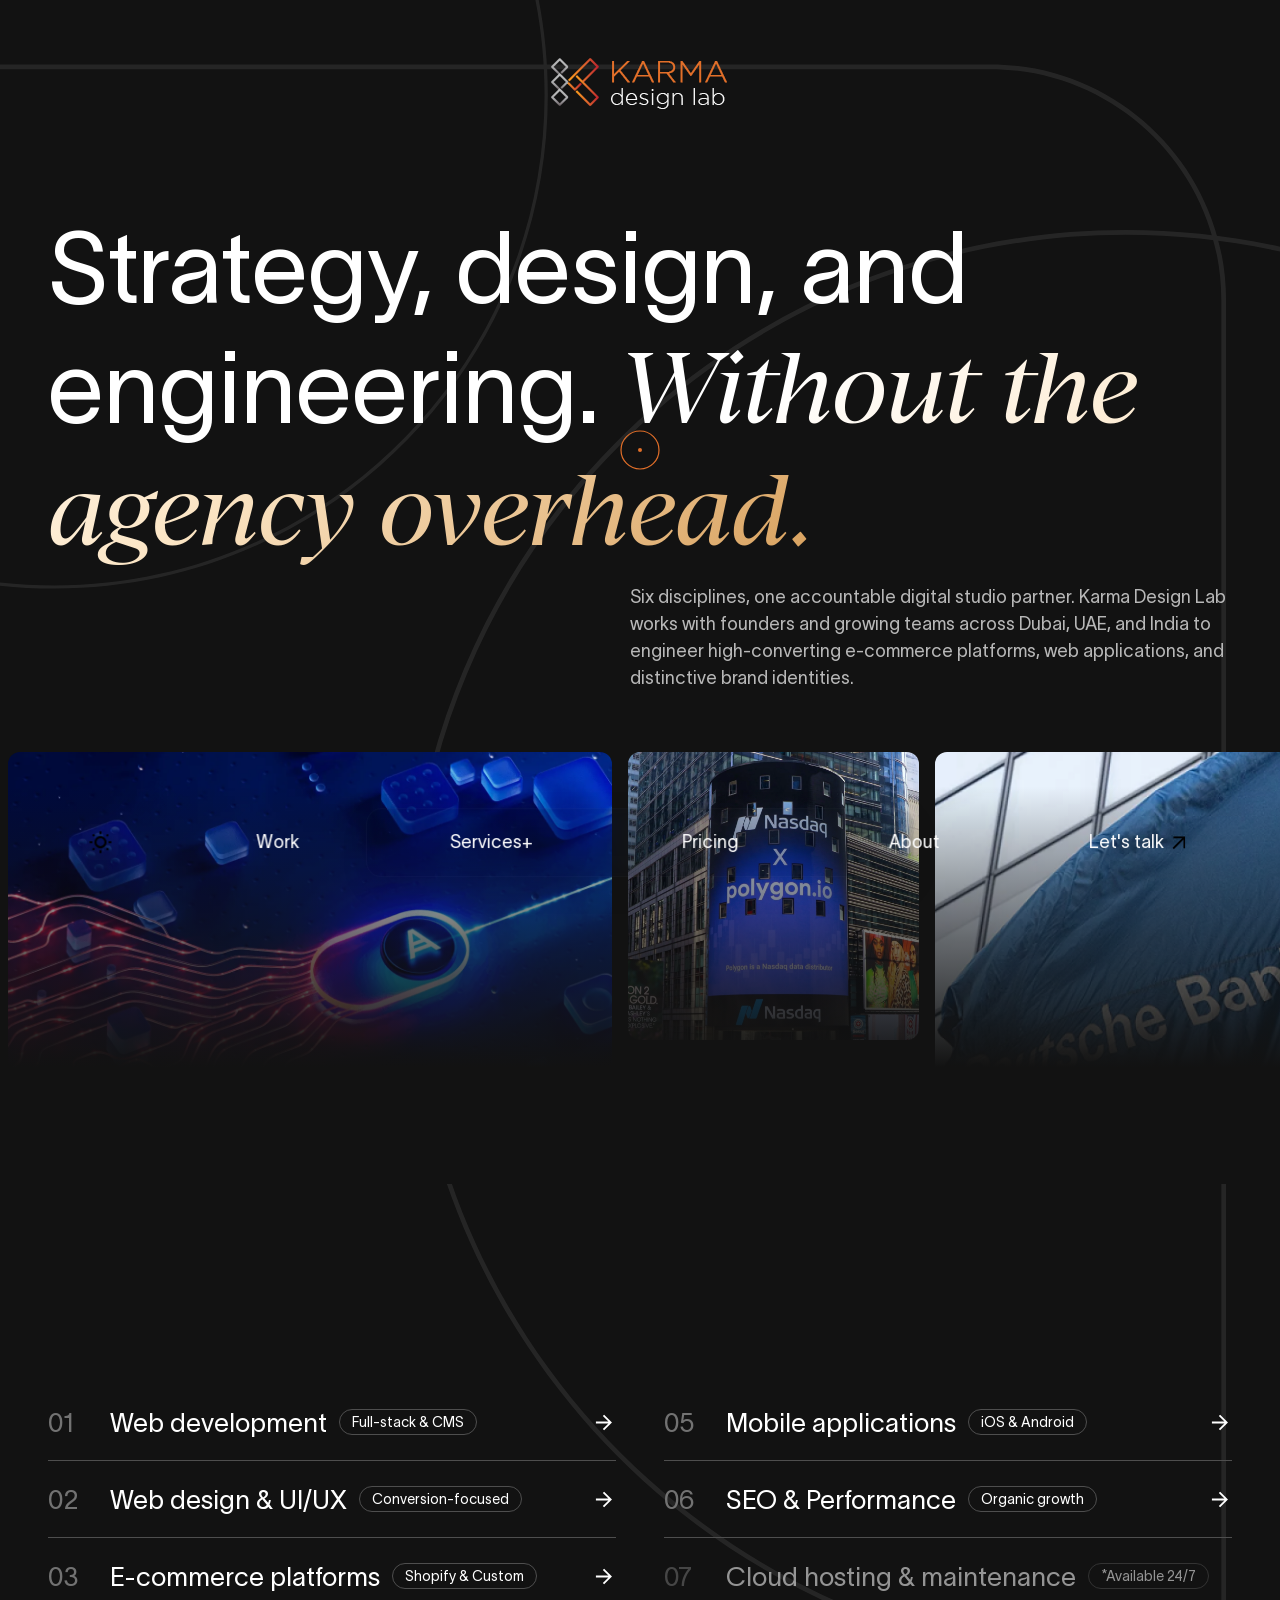
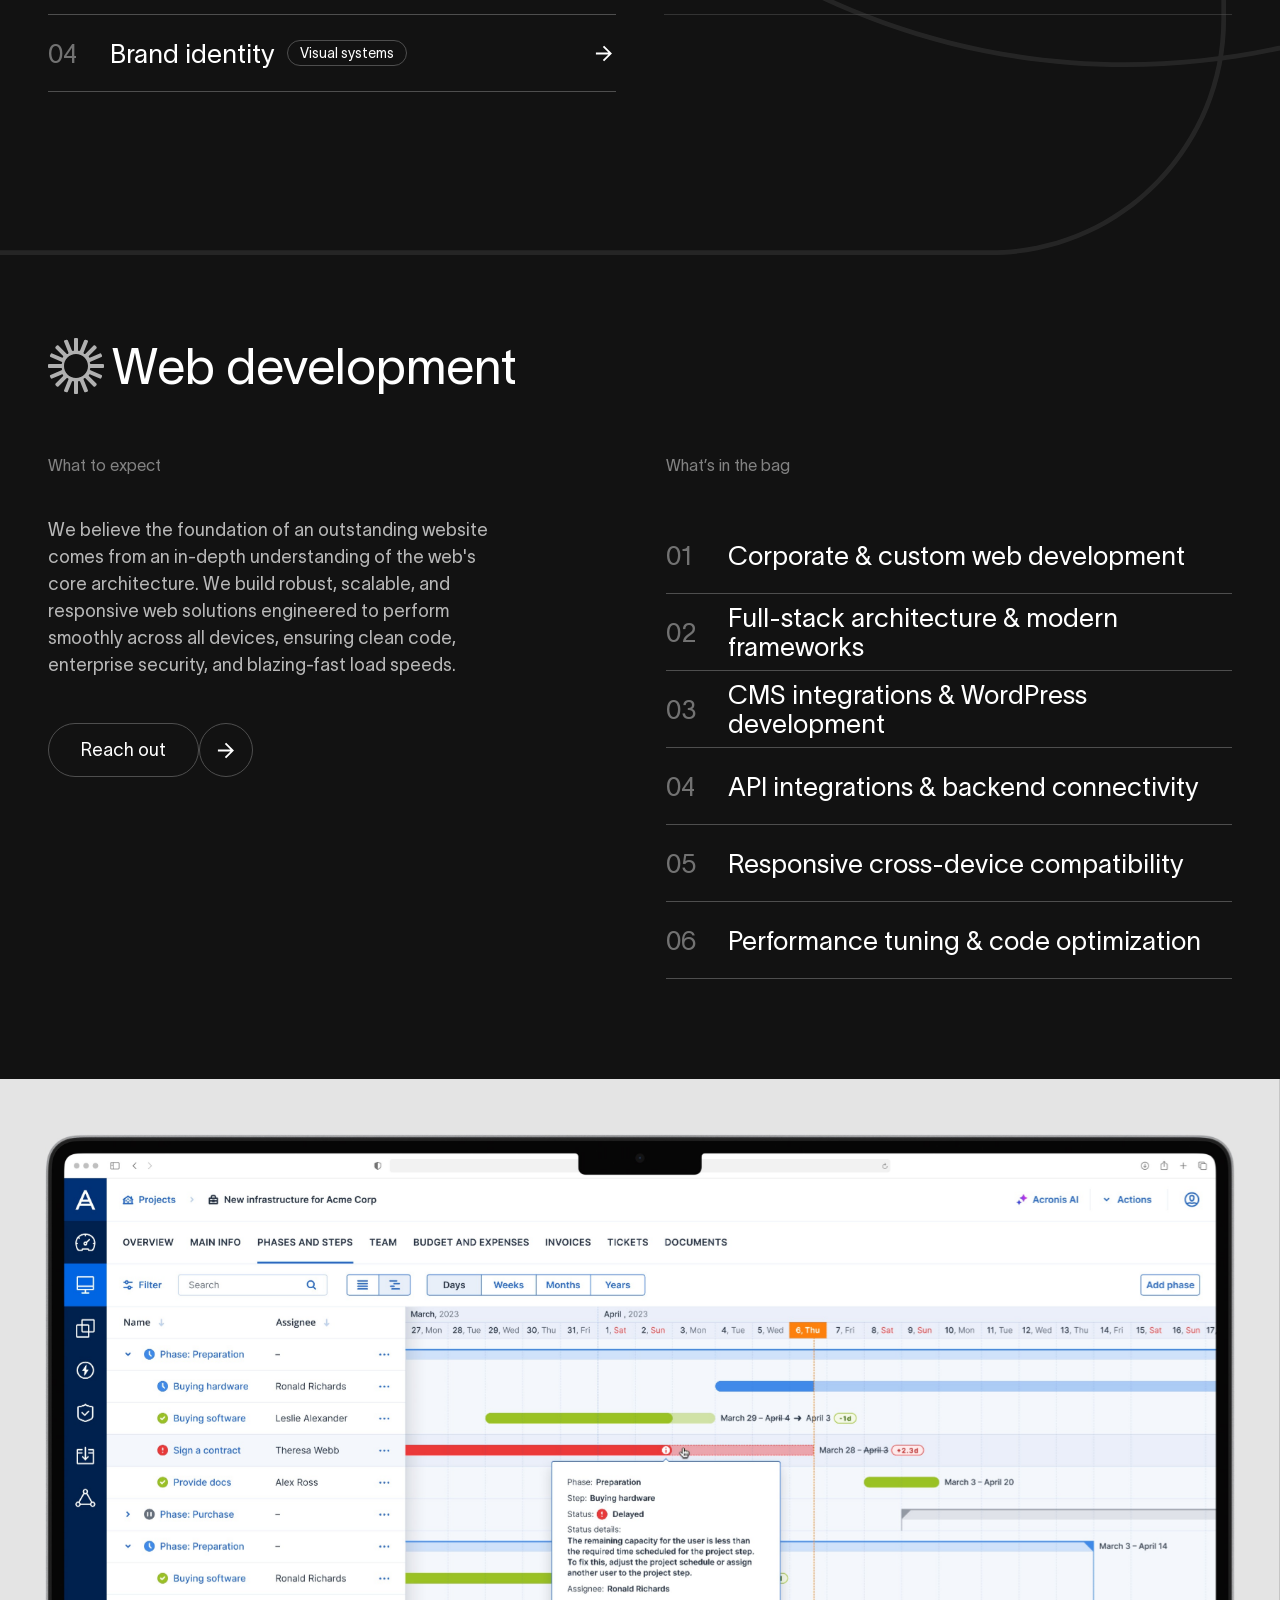
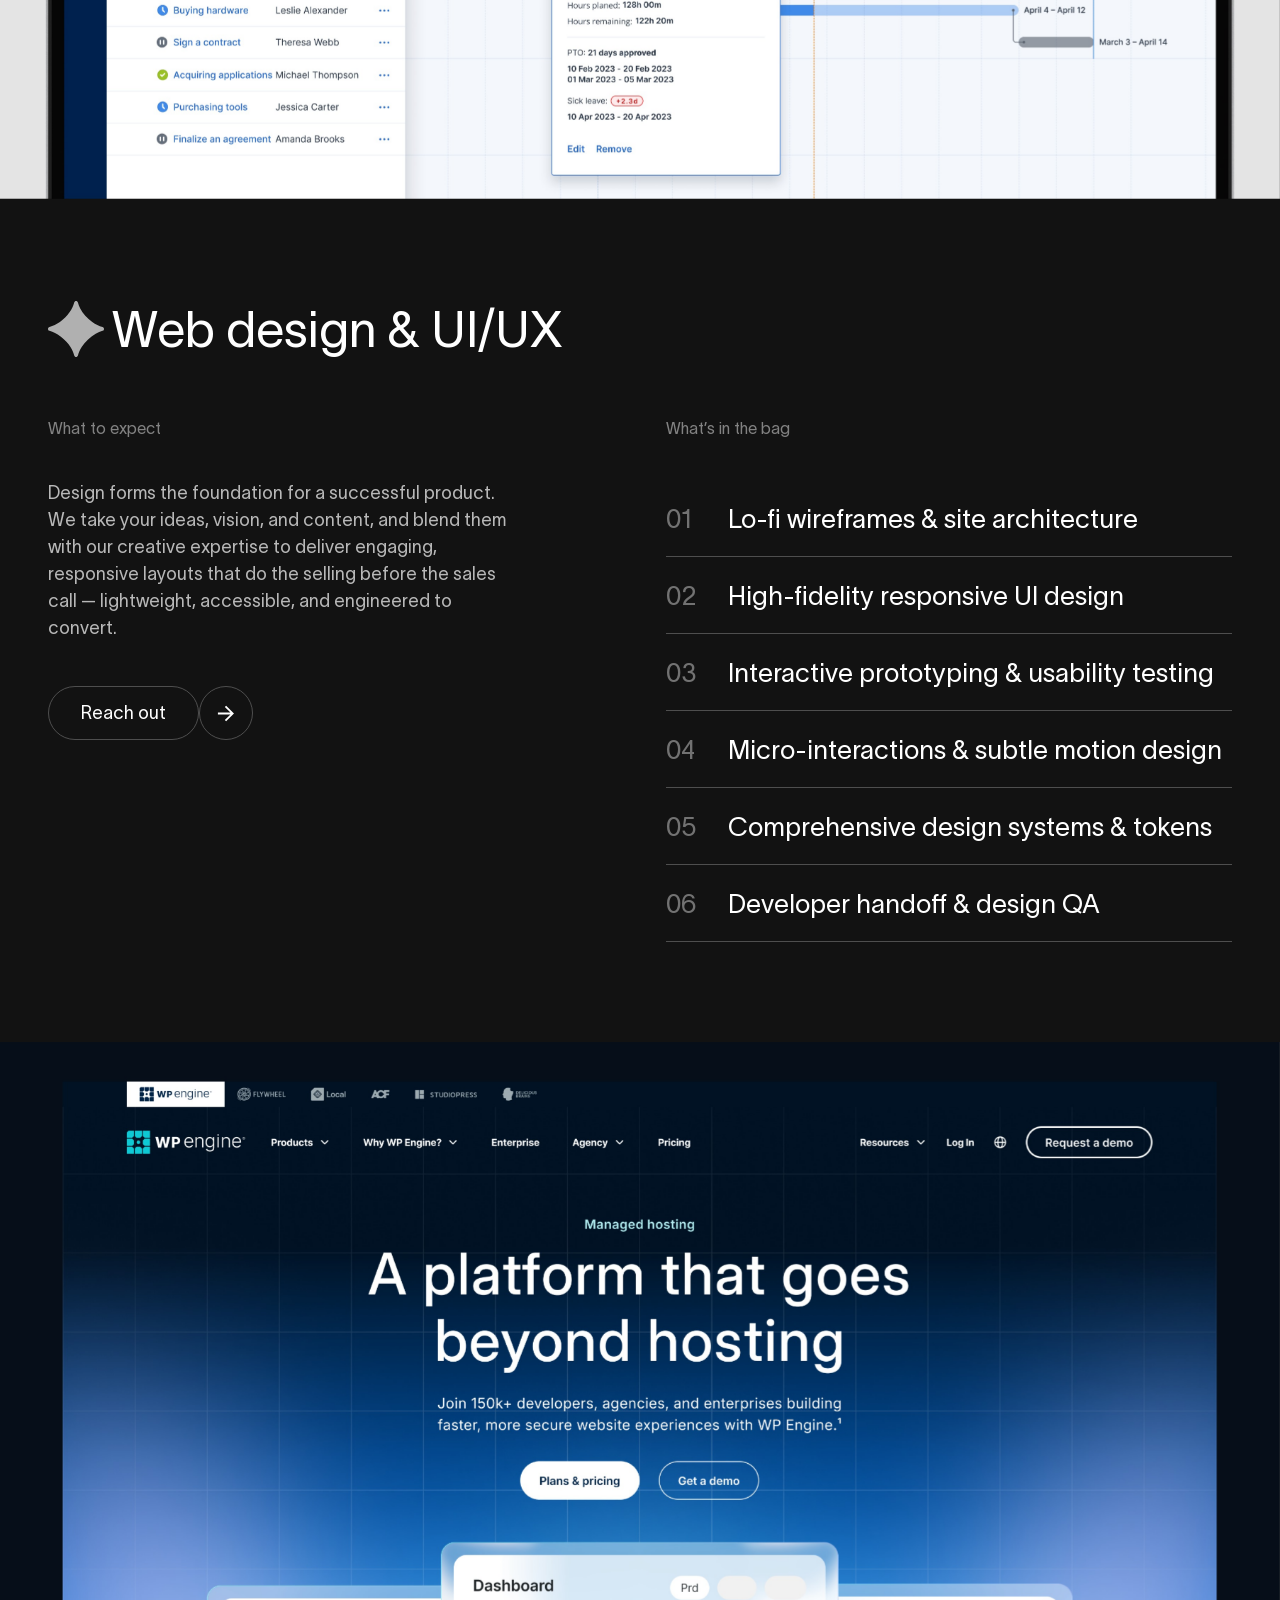
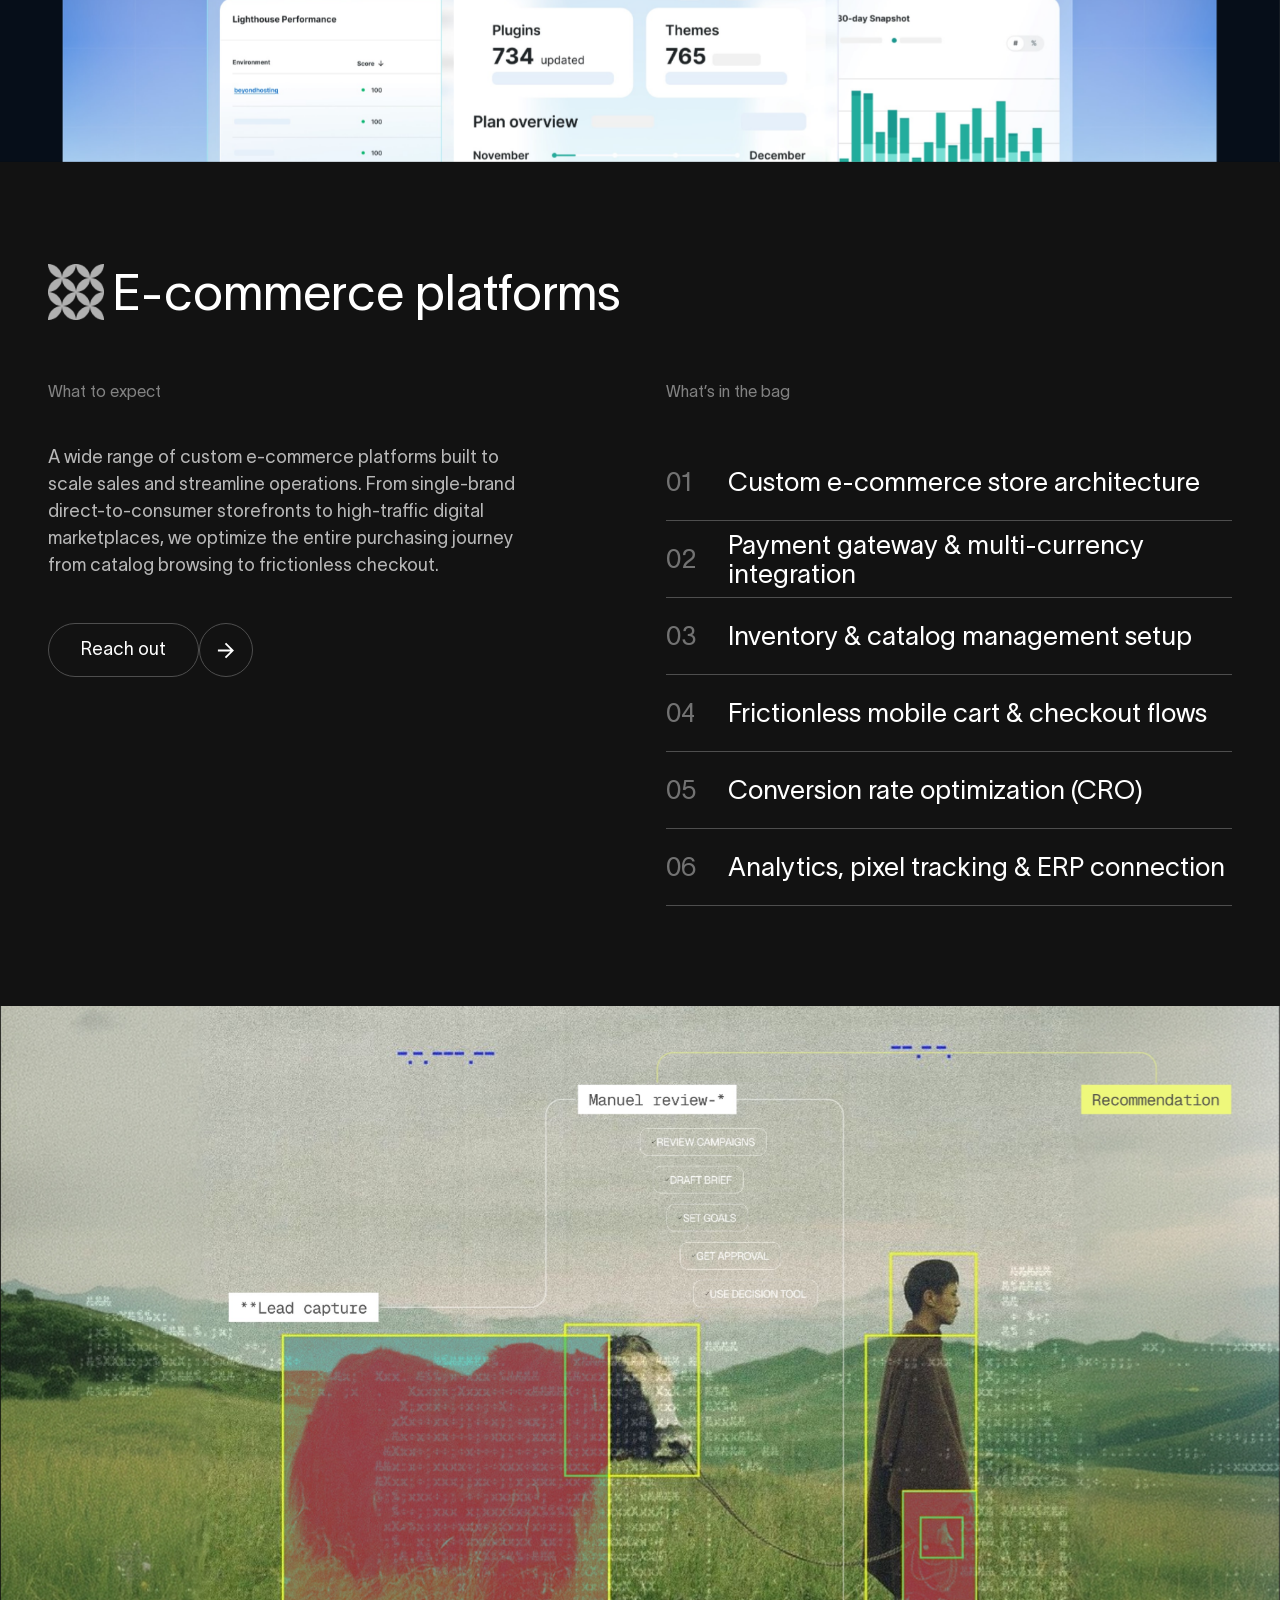
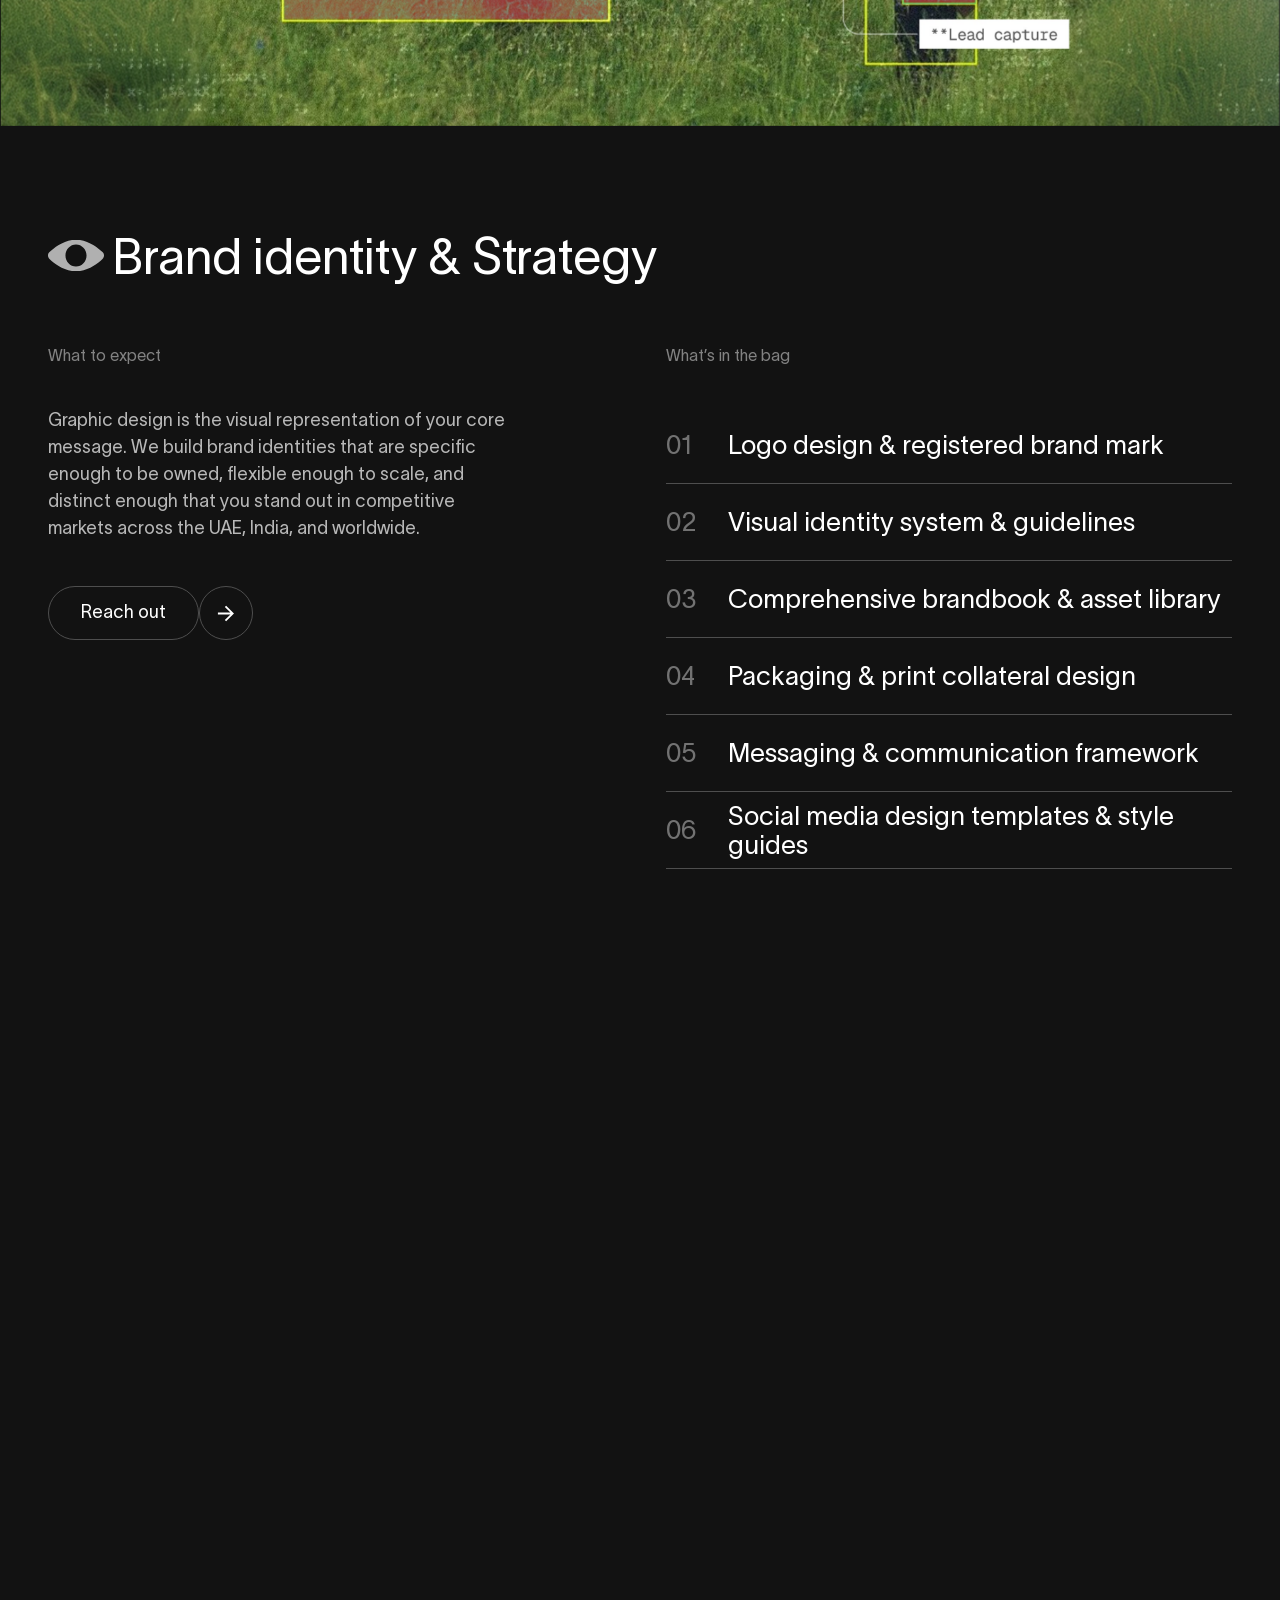
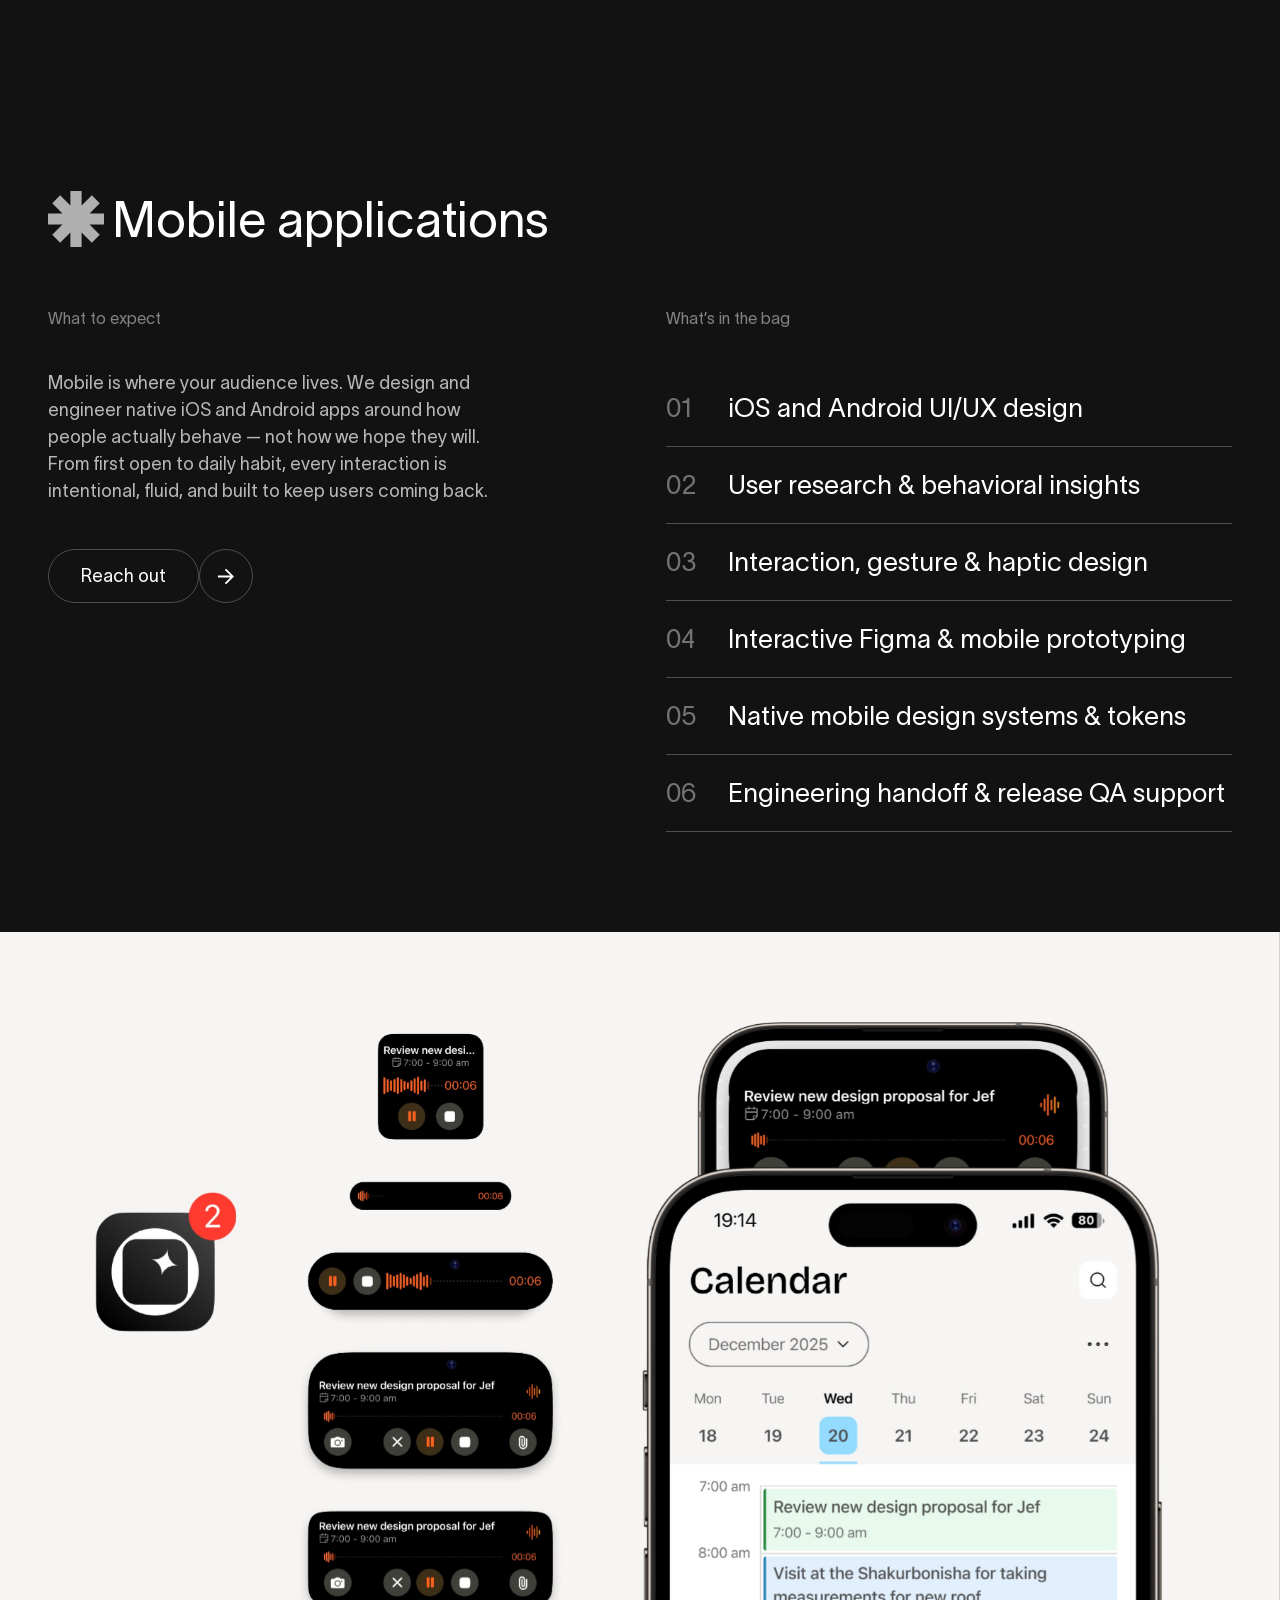
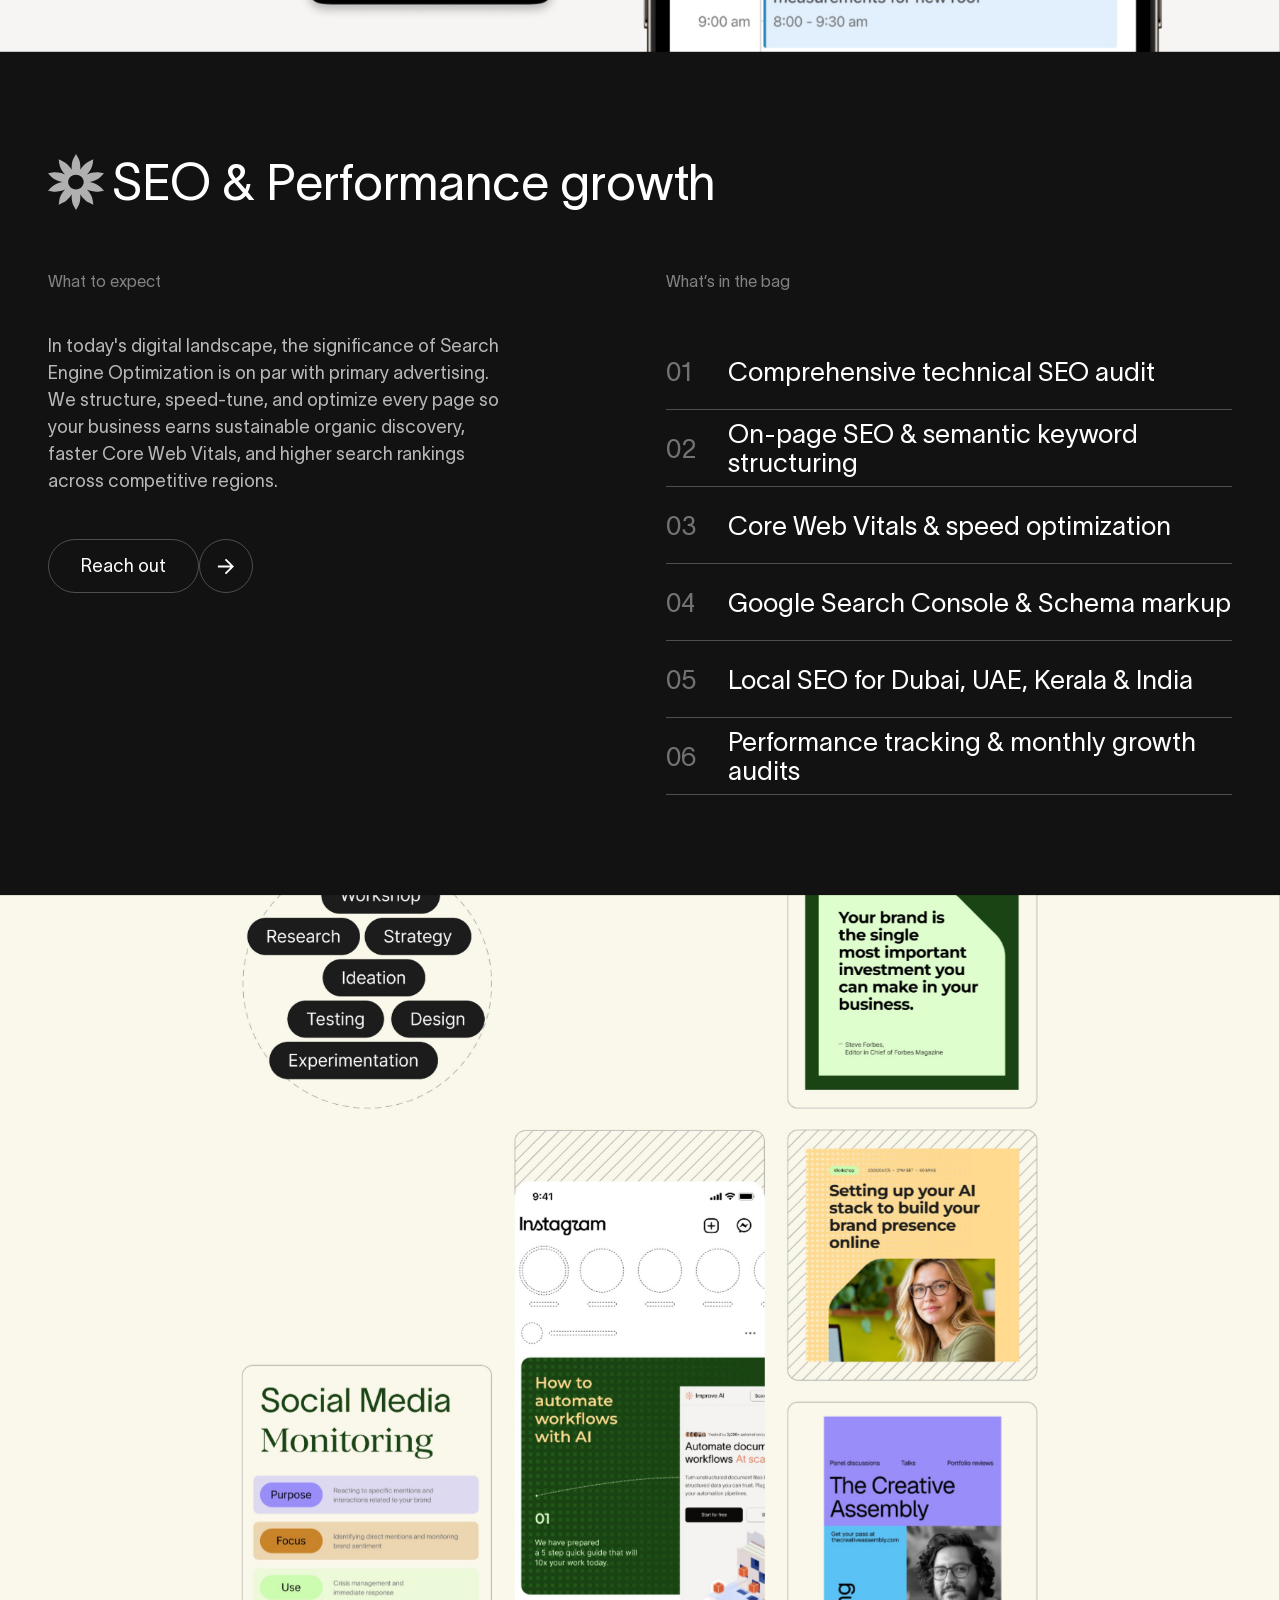
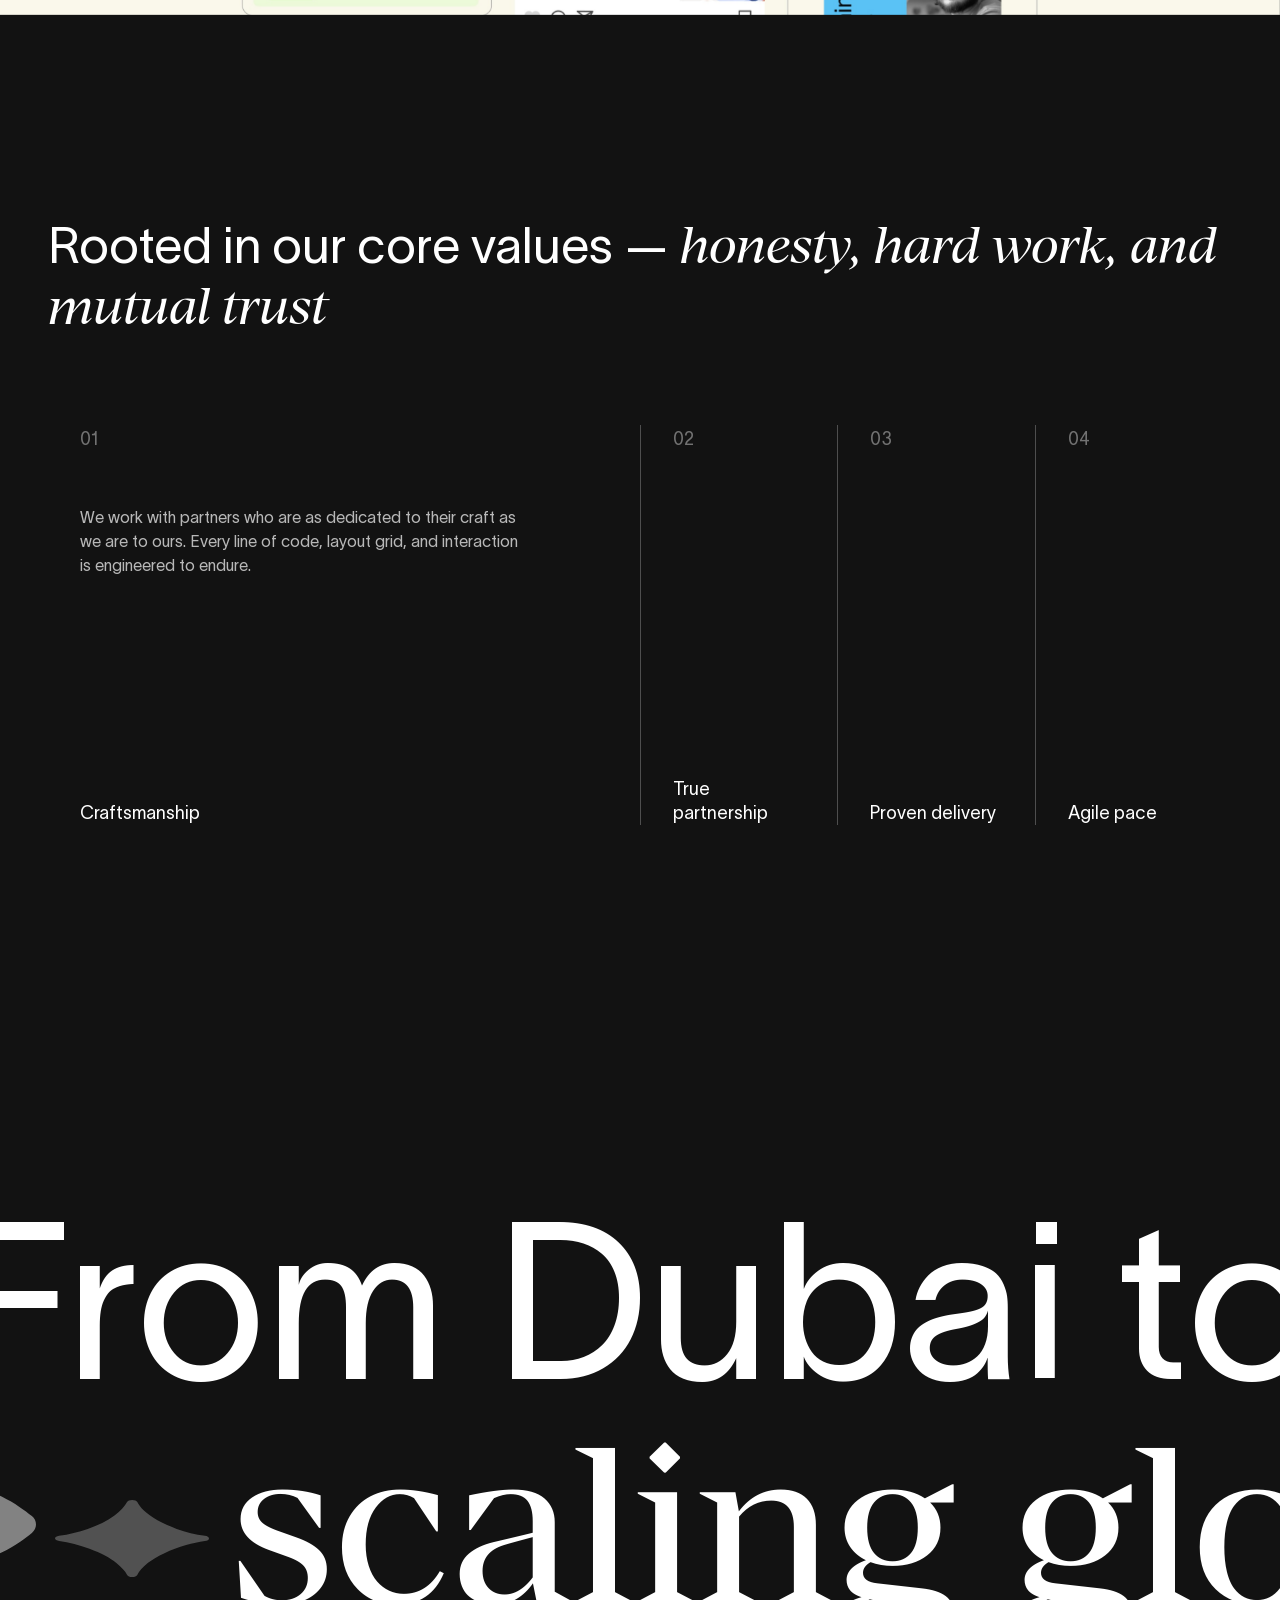
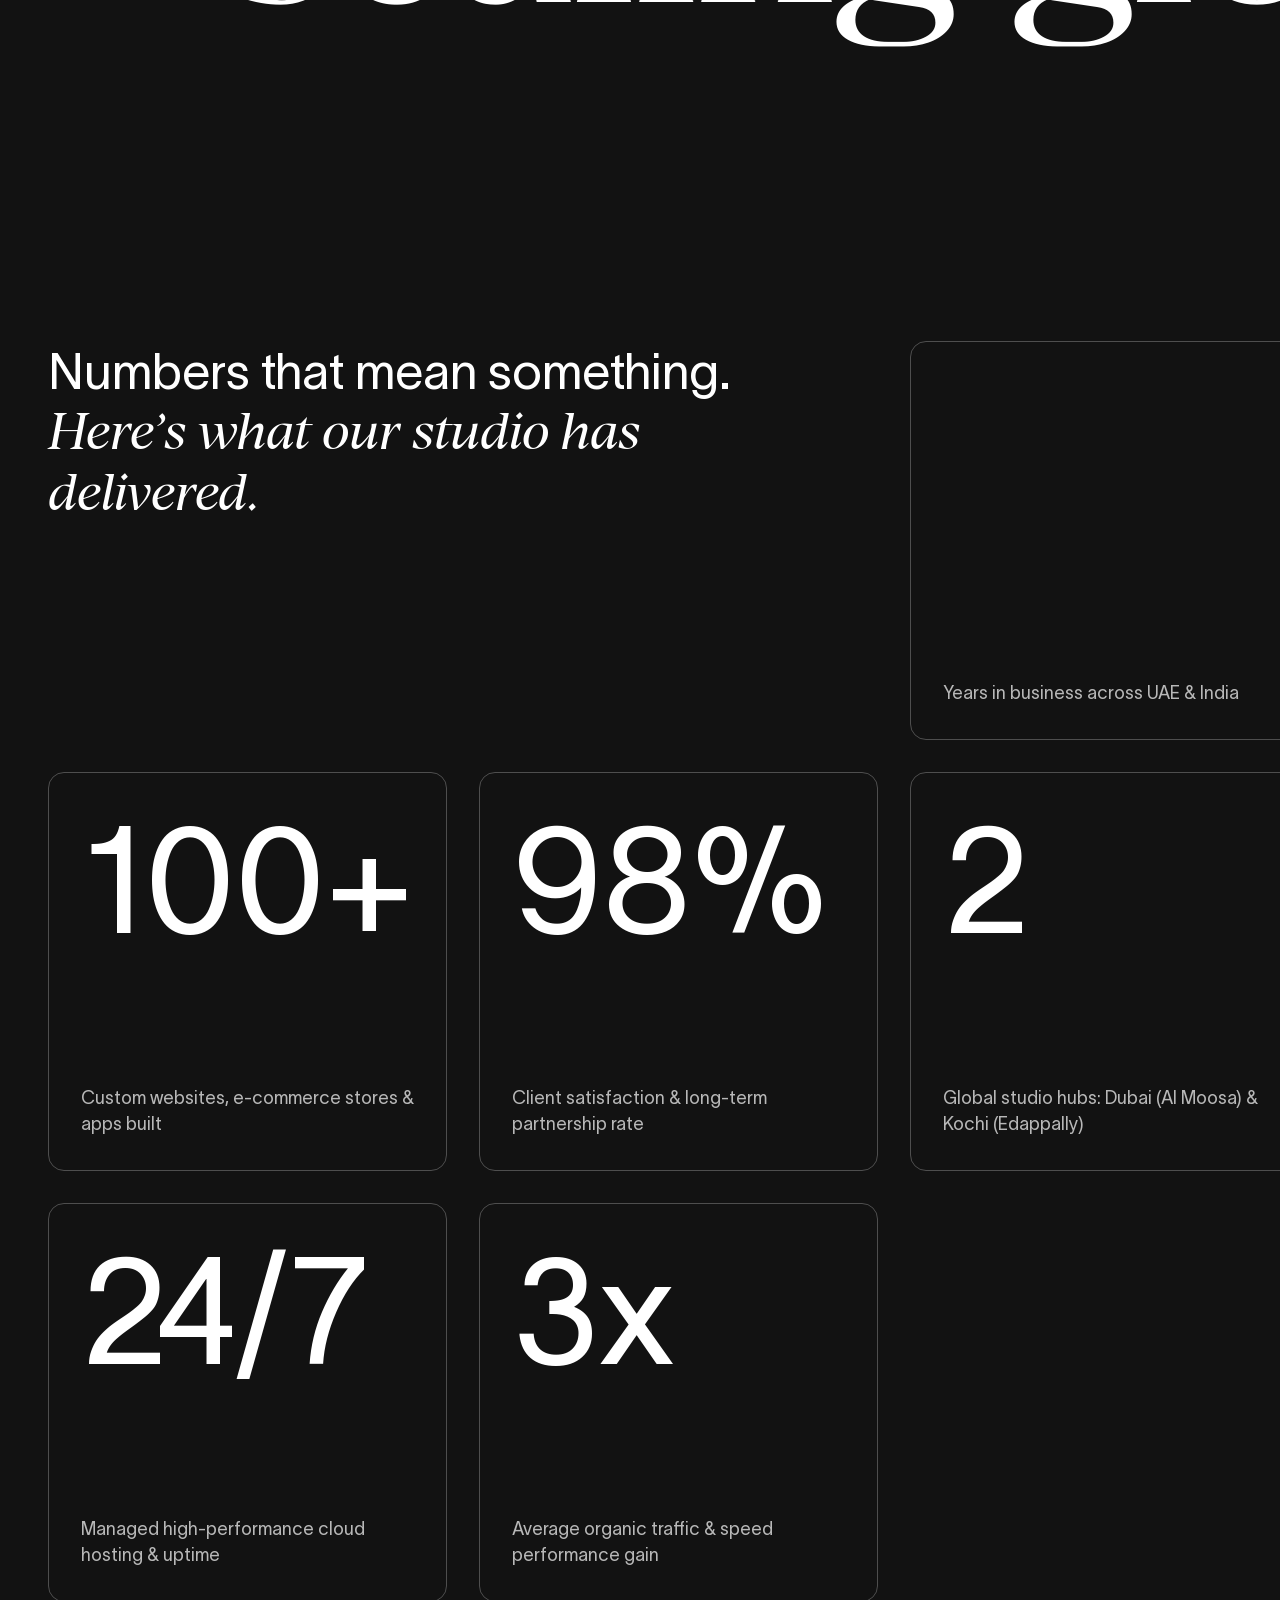
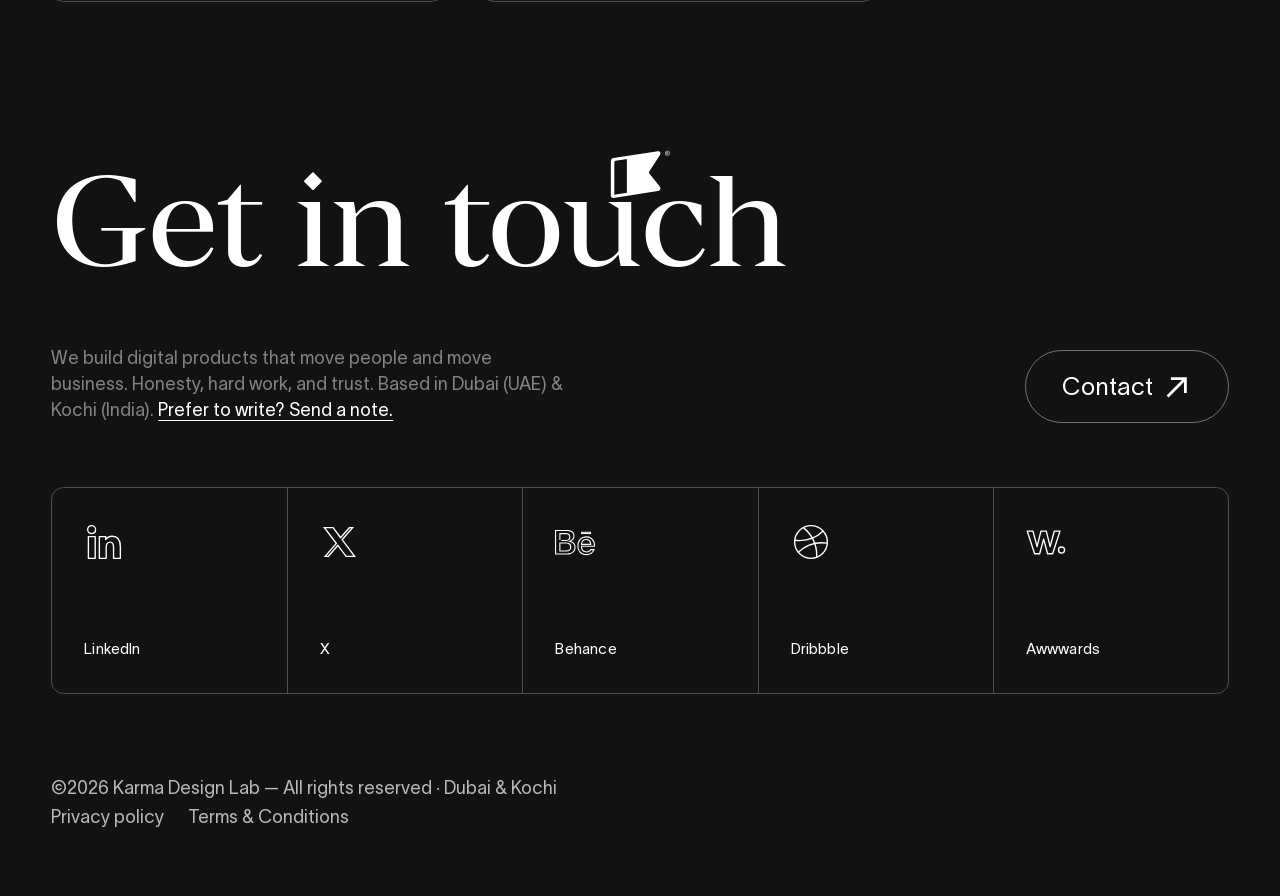
<file: services.html>
<!DOCTYPE html>
<html lang="en" data-theme="dark">

<head>
  <meta charset="UTF-8">
  <meta name="viewport" content="width=device-width, initial-scale=1, viewport-fit=cover">
  <title>Services — Karma Design Lab | Brand Strategy &amp; Digital Studio</title>
  <meta name="description"
    content="Six core disciplines, one dedicated studio partner. Web development, UI/UX design, e-commerce platforms, mobile applications, brand identity, and SEO. Based in Dubai and Kochi.">
  <link rel="preload" href="TWKLausanne-300.woff2" as="font" type="font/woff2" crossorigin>
  <link rel="preload" href="Manier-Regular.woff2" as="font" type="font/woff2" crossorigin>
  <link rel="preload" href="Manier-Italic.woff2" as="font" type="font/woff2" crossorigin>
  <link rel="stylesheet" href="style.css">
  <link rel="stylesheet" href="services.css">
  <script>try { if (localStorage.getItem('kdl-theme') === 'light') document.documentElement.dataset.theme = 'light'; } catch (e) { }</script>
</head>

<body>

  <!-- ── 6-PANEL PAGE TRANSITION ── -->
  <div class="pt-overlay" aria-hidden="true">
    <div class="pt-panel"></div>
    <div class="pt-panel"></div>
    <div class="pt-panel"></div>
    <div class="pt-panel"></div>
    <div class="pt-panel"></div>
    <div class="pt-panel"></div>
  </div>

  <!-- ── CURSOR ── -->
  <div class="cursor" id="cursor" aria-hidden="true">
    <div class="cursor__scaler">
      <div class="cursor__disc">
        <svg class="cursor__ring-svg" viewBox="0 0 40 40" fill="none" xmlns="http://www.w3.org/2000/svg">
          <circle cx="20" cy="20" r="19" stroke="#e26f29" stroke-width="1.2" />
        </svg>
      </div>
      <span class="cursor__cross"></span>
      <span class="cursor__label">View</span>
    </div>
  </div>

  <!-- ── SVG FILTER FOR GLASS MORPHISM ── -->
  <svg aria-hidden="true" width="0" height="0" style="position:absolute">
    <filter id="liquid-glass" x="-35%" y="-35%" width="170%" height="170%" color-interpolation-filters="sRGB">
      <feTurbulence type="fractalNoise" baseFrequency="0.011 0.011" numOctaves="2" seed="14" result="noise"></feTurbulence>
      <feGaussianBlur in="noise" stdDeviation="3.2" result="map"></feGaussianBlur>
      <feDisplacementMap in="SourceGraphic" in2="map" scale="57.1" xChannelSelector="R" yChannelSelector="G" result="dR"></feDisplacementMap>
      <feColorMatrix in="dR" type="matrix" values="1 0 0 0 0  0 0 0 0 0  0 0 0 0 0  0 0 0 1 0" result="cR"></feColorMatrix>
      <feDisplacementMap in="SourceGraphic" in2="map" scale="49" xChannelSelector="R" yChannelSelector="G" result="dG"></feDisplacementMap>
      <feColorMatrix in="dG" type="matrix" values="0 0 0 0 0  0 1 0 0 0  0 0 0 0 0  0 0 0 1 0" result="cG"></feColorMatrix>
      <feDisplacementMap in="SourceGraphic" in2="map" scale="40.9" xChannelSelector="R" yChannelSelector="G" result="dB"></feDisplacementMap>
      <feColorMatrix in="dB" type="matrix" values="0 0 0 0 0  0 0 0 0 0  0 0 1 0 0  0 0 0 1 0" result="cB"></feColorMatrix>
      <feBlend in="cR" in2="cG" mode="screen" result="blendRG"></feBlend>
      <feBlend in="blendRG" in2="cB" mode="screen"></feBlend>
    </filter>
  </svg>

  <!-- ── BOTTOM NAVIGATION ── -->
  <nav class="scroll-nav scroll-nav--active-services" id="scrollNav">
    <div class="scroll-nav__pill" aria-hidden="true"></div>
    <div class="scroll-nav__icon-group" data-morph="true">
      <button class="scroll-nav__theme-btn" id="themeBtn" aria-label="Switch theme" type="button">
        <span class="scroll-nav__theme-icons" aria-hidden="true">
          <img class="ico-sun" src="assets/icon-sun.svg" alt="Switch to light theme">
          <img class="ico-moon" src="assets/icon-moon.svg" alt="Switch to dark theme">
        </span>
      </button>
    </div>
    <a class="scroll-nav__item scroll-nav__home-item" data-morph="true" href="index.html#work">Work</a>
    <a class="scroll-nav__item scroll-nav__item--active" data-morph="true" href="services.html">Services+</a>
    <a class="scroll-nav__item" data-morph="true" href="index.html#pricing">Pricing</a>
    <a class="scroll-nav__item" data-morph="true" href="index.html#about">About</a>
    <a class="scroll-nav__item scroll-nav__talk" data-morph="true" href="#contact">
      Let&apos;s talk
      <img src="assets/icon-arrow-outward.svg" alt="" aria-hidden="true">
    </a>
  </nav>

  <!-- ── MOBILE BAR ── -->
  <div class="scroll-nav__m-bar" id="mBar">
    <button class="scroll-nav__m-theme-btn" id="mThemeBtn" aria-label="Toggle theme" type="button">
      <span class="scroll-nav__theme-icons" aria-hidden="true">
        <img class="ico-sun" src="assets/icon-sun.svg" alt="Theme">
        <img class="ico-moon" src="assets/icon-moon.svg" alt="Theme">
      </span>
    </button>
    <button class="scroll-nav__m-bar-main" id="mBarBtn" aria-expanded="false" aria-label="Services, open menu"
      type="button">
      <span class="scroll-nav__m-label" id="mLabel">Services+</span>
      <span class="scroll-nav__m-burger" aria-hidden="true"><i></i><i></i></span>
    </button>
  </div>

  <!-- ── MOBILE OVERLAY ── -->
  <div class="scroll-nav__m-overlay" id="mOverlay" aria-hidden="true">
    <div class="scroll-nav__m-panel">
      <div class="scroll-nav__m-logo">
        <img src="assets/karma-logo.png" alt="Karma Design Lab">
      </div>
      <div class="scroll-nav__m-menu">
        <a class="scroll-nav__m-item" href="index.html#home">Home</a>
        <a class="scroll-nav__m-item" href="index.html#work">Work</a>
        <a class="scroll-nav__m-item scroll-nav__m-item--active" href="services.html">Services+</a>
        <a class="scroll-nav__m-item" href="index.html#pricing">Pricing</a>
        <a class="scroll-nav__m-item" href="index.html#about">About</a>
        <a class="scroll-nav__m-item scroll-nav__m-talk" href="#contact">Let&apos;s talk <img
            src="assets/icon-arrow-outward.svg" alt="" style="width:14px;height:14px;display:inline-block"></a>
      </div>
    </div>
  </div>

  <!-- ══════════════════════════════════════════════════════
     MAIN SERVICES CONTENT
══════════════════════════════════════════════════════ -->
  <main class="page-module__VKYseq__main">

    <!-- Ambient Rotating Background Shape -->
    <div class="page-module__VKYseq__bgShape" aria-hidden="true">
      <div class="page-module__VKYseq__bgShapeInner">
        <img src="assets/work/bg-shapes.svg" alt="" />
      </div>
    </div>

    <div class="page-module__VKYseq__fg">

      <!-- ── HERO SECTION ── -->
      <section class="page-module__VKYseq__hero">
        <a class="page-module__VKYseq__heroLogo" aria-label="Home" href="index.html">
          <img src="assets/karma-logo.png" alt="Karma Design Lab" />
        </a>
        <div class="page-module__VKYseq__wrap page-module__VKYseq__heroWrap">
          <h1 class="page-module__VKYseq__heroHeadline">
            Strategy, design, and <br class="page-module__VKYseq__brDesktop" />engineering.
            <em>Without the <br class="page-module__VKYseq__brDesktop" />agency overhead.</em>
          </h1>
          <p class="page-module__VKYseq__heroSub">
            Six disciplines, one accountable digital studio partner. Karma Design Lab works with founders and growing teams across Dubai, UAE, and India to engineer high-converting e-commerce platforms, web applications, and distinctive brand identities.
          </p>
        </div>

        <!-- ── CONTINUOUS STRIP MARQUEE ── -->
        <div class="page-module__VKYseq__strip" aria-hidden="true">
          <div class="page-module__VKYseq__stripTrack">
            <!-- First Loop -->
            <div class="page-module__VKYseq__stripCard page-module__VKYseq__stripWide">
              <img src="assets/works/grid/acronis.png" alt="Showcase project" loading="lazy" />
            </div>
            <div class="page-module__VKYseq__stripCard page-module__VKYseq__stripSmall">
              <img src="assets/works/grid/polygon.png" alt="Showcase project" loading="lazy" />
            </div>
            <div class="page-module__VKYseq__stripCard page-module__VKYseq__stripWide">
              <img src="assets/works/grid/db.png" alt="Showcase project" loading="lazy" />
            </div>
            <div class="page-module__VKYseq__stripCard page-module__VKYseq__stripSmall">
              <img src="assets/works/grid/orion.png" alt="Showcase project" loading="lazy" />
            </div>
            <div class="page-module__VKYseq__stripCard page-module__VKYseq__stripSmall">
              <img src="assets/works/grid/macmillan.png" alt="Showcase project" loading="lazy" />
            </div>
            <div class="page-module__VKYseq__stripCard page-module__VKYseq__stripWide">
              <img src="assets/works/grid/wpengine.png" alt="Showcase project" loading="lazy" />
            </div>
            <div class="page-module__VKYseq__stripCard page-module__VKYseq__stripSmall">
              <img src="assets/works/grid/ringer.png" alt="Showcase project" loading="lazy" />
            </div>

            <!-- Second Loop for Seamless Loop -->
            <div class="page-module__VKYseq__stripCard page-module__VKYseq__stripWide">
              <img src="assets/works/grid/acronis.png" alt="Showcase project" loading="lazy" />
            </div>
            <div class="page-module__VKYseq__stripCard page-module__VKYseq__stripSmall">
              <img src="assets/works/grid/polygon.png" alt="Showcase project" loading="lazy" />
            </div>
            <div class="page-module__VKYseq__stripCard page-module__VKYseq__stripWide">
              <img src="assets/works/grid/db.png" alt="Showcase project" loading="lazy" />
            </div>
            <div class="page-module__VKYseq__stripCard page-module__VKYseq__stripSmall">
              <img src="assets/works/grid/orion.png" alt="Showcase project" loading="lazy" />
            </div>
            <div class="page-module__VKYseq__stripCard page-module__VKYseq__stripSmall">
              <img src="assets/works/grid/macmillan.png" alt="Showcase project" loading="lazy" />
            </div>
            <div class="page-module__VKYseq__stripCard page-module__VKYseq__stripWide">
              <img src="assets/works/grid/wpengine.png" alt="Showcase project" loading="lazy" />
            </div>
            <div class="page-module__VKYseq__stripCard page-module__VKYseq__stripSmall">
              <img src="assets/works/grid/ringer.png" alt="Showcase project" loading="lazy" />
            </div>
          </div>
          <div class="page-module__VKYseq__stripOverlay"></div>
        </div>
      </section>

      <!-- ── INDEX JUMP SECTION ── -->
      <section class="page-module__VKYseq__indexSection">
        <div class="page-module__VKYseq__wrap">
          <div class="page-module__VKYseq__indexCols">
            <div class="page-module__VKYseq__indexCol">
              <a class="page-module__VKYseq__indexRow" href="#web-development">
                <span class="page-module__VKYseq__indexNum">01</span>
                <span class="page-module__VKYseq__indexTitle">Web development</span>
                <span class="page-module__VKYseq__indexTag">Full-stack &amp; CMS</span>
                <span class="page-module__VKYseq__indexArrow" aria-hidden="true">
                  <img src="assets/services/index-arrow.svg" alt="" />
                </span>
              </a>
              <a class="page-module__VKYseq__indexRow" href="#web-design">
                <span class="page-module__VKYseq__indexNum">02</span>
                <span class="page-module__VKYseq__indexTitle">Web design &amp; UI/UX</span>
                <span class="page-module__VKYseq__indexTag">Conversion-focused</span>
                <span class="page-module__VKYseq__indexArrow" aria-hidden="true">
                  <img src="assets/services/index-arrow.svg" alt="" />
                </span>
              </a>
              <a class="page-module__VKYseq__indexRow" href="#ecommerce">
                <span class="page-module__VKYseq__indexNum">03</span>
                <span class="page-module__VKYseq__indexTitle">E-commerce platforms</span>
                <span class="page-module__VKYseq__indexTag">Shopify &amp; Custom</span>
                <span class="page-module__VKYseq__indexArrow" aria-hidden="true">
                  <img src="assets/services/index-arrow.svg" alt="" />
                </span>
              </a>
              <a class="page-module__VKYseq__indexRow" href="#brand-identity">
                <span class="page-module__VKYseq__indexNum">04</span>
                <span class="page-module__VKYseq__indexTitle">Brand identity</span>
                <span class="page-module__VKYseq__indexTag">Visual systems</span>
                <span class="page-module__VKYseq__indexArrow" aria-hidden="true">
                  <img src="assets/services/index-arrow.svg" alt="" />
                </span>
              </a>
            </div>
            <div class="page-module__VKYseq__indexCol">
              <a class="page-module__VKYseq__indexRow" href="#mobile-applications">
                <span class="page-module__VKYseq__indexNum">05</span>
                <span class="page-module__VKYseq__indexTitle">Mobile applications</span>
                <span class="page-module__VKYseq__indexTag">iOS &amp; Android</span>
                <span class="page-module__VKYseq__indexArrow" aria-hidden="true">
                  <img src="assets/services/index-arrow.svg" alt="" />
                </span>
              </a>
              <a class="page-module__VKYseq__indexRow" href="#seo-performance">
                <span class="page-module__VKYseq__indexNum">06</span>
                <span class="page-module__VKYseq__indexTitle">SEO &amp; Performance</span>
                <span class="page-module__VKYseq__indexTag">Organic growth</span>
                <span class="page-module__VKYseq__indexArrow" aria-hidden="true">
                  <img src="assets/services/index-arrow.svg" alt="" />
                </span>
              </a>
              <div class="page-module__VKYseq__indexRow page-module__VKYseq__indexSoon">
                <span class="page-module__VKYseq__indexNum">07</span>
                <span class="page-module__VKYseq__indexTitle">Cloud hosting &amp; maintenance</span>
                <span class="page-module__VKYseq__indexTag">*Available 24/7</span>
              </div>
            </div>
          </div>
        </div>
      </section>

      <!-- ── 01. WEB DEVELOPMENT (formerly product-design) ── -->
      <section id="web-development" class="page-module__VKYseq__service">
        <a id="product-design" style="position:relative;top:-7rem"></a>
        <div class="page-module__VKYseq__wrap">
          <div class="page-module__VKYseq__serviceHead">
            <span class="page-module__VKYseq__serviceGlyph"
              style="mask-image:url(assets/svc-product-design.svg);-webkit-mask-image:url(assets/svc-product-design.svg)"
              aria-hidden="true"></span>
            <h2 class="page-module__VKYseq__serviceTitle">Web development</h2>
          </div>
          <div class="page-module__VKYseq__serviceBody">
            <div>
              <p class="page-module__VKYseq__colLabel">What to expect</p>
              <p class="page-module__VKYseq__expectText">
                We believe the foundation of an outstanding website comes from an in-depth understanding of the web's core architecture. We build robust, scalable, and responsive web solutions engineered to perform smoothly across all devices, ensuring clean code, enterprise security, and blazing-fast load speeds.
              </p>
              <a class="page-module__VKYseq__reachOut" href="#contact" data-open-contact="true" aria-label="Reach out, send a note">
                <span class="page-module__VKYseq__reachPill">Reach out</span>
                <span class="page-module__VKYseq__reachArrow" aria-hidden="true">
                  <img src="assets/services/index-arrow.svg" alt="" />
                </span>
              </a>
            </div>
            <div>
              <p class="page-module__VKYseq__colLabel">What’s in the bag</p>
              <div class="page-module__VKYseq__bag">
                <div class="page-module__VKYseq__bagRow"><span class="page-module__VKYseq__bagNum">01</span><span class="page-module__VKYseq__bagTitle">Corporate &amp; custom web development</span></div>
                <div class="page-module__VKYseq__bagRow"><span class="page-module__VKYseq__bagNum">02</span><span class="page-module__VKYseq__bagTitle">Full-stack architecture &amp; modern frameworks</span></div>
                <div class="page-module__VKYseq__bagRow"><span class="page-module__VKYseq__bagNum">03</span><span class="page-module__VKYseq__bagTitle">CMS integrations &amp; WordPress development</span></div>
                <div class="page-module__VKYseq__bagRow"><span class="page-module__VKYseq__bagNum">04</span><span class="page-module__VKYseq__bagTitle">API integrations &amp; backend connectivity</span></div>
                <div class="page-module__VKYseq__bagRow"><span class="page-module__VKYseq__bagNum">05</span><span class="page-module__VKYseq__bagTitle">Responsive cross-device compatibility</span></div>
                <div class="page-module__VKYseq__bagRow"><span class="page-module__VKYseq__bagNum">06</span><span class="page-module__VKYseq__bagTitle">Performance tuning &amp; code optimization</span></div>
              </div>
            </div>
          </div>
        </div>
        <div class="page-module__VKYseq__shotFrame" data-reveal="true">
          <div class="page-module__VKYseq__shotReveal">
            <img src="assets/services/product-design.jpg" alt="Web development showcase" loading="lazy" />
          </div>
        </div>
      </section>

      <!-- ── 02. WEB DESIGN & UI/UX ── -->
      <section id="web-design" class="page-module__VKYseq__service">
        <div class="page-module__VKYseq__wrap">
          <div class="page-module__VKYseq__serviceHead">
            <span class="page-module__VKYseq__serviceGlyph"
              style="mask-image:url(assets/svc-web-design.svg);-webkit-mask-image:url(assets/svc-web-design.svg)"
              aria-hidden="true"></span>
            <h2 class="page-module__VKYseq__serviceTitle">Web design &amp; UI/UX</h2>
          </div>
          <div class="page-module__VKYseq__serviceBody">
            <div>
              <p class="page-module__VKYseq__colLabel">What to expect</p>
              <p class="page-module__VKYseq__expectText">
                Design forms the foundation for a successful product. We take your ideas, vision, and content, and blend them with our creative expertise to deliver engaging, responsive layouts that do the selling before the sales call — lightweight, accessible, and engineered to convert.
              </p>
              <a class="page-module__VKYseq__reachOut" href="#contact" data-open-contact="true" aria-label="Reach out, send a note">
                <span class="page-module__VKYseq__reachPill">Reach out</span>
                <span class="page-module__VKYseq__reachArrow" aria-hidden="true">
                  <img src="assets/services/index-arrow.svg" alt="" />
                </span>
              </a>
            </div>
            <div>
              <p class="page-module__VKYseq__colLabel">What’s in the bag</p>
              <div class="page-module__VKYseq__bag">
                <div class="page-module__VKYseq__bagRow"><span class="page-module__VKYseq__bagNum">01</span><span class="page-module__VKYseq__bagTitle">Lo-fi wireframes &amp; site architecture</span></div>
                <div class="page-module__VKYseq__bagRow"><span class="page-module__VKYseq__bagNum">02</span><span class="page-module__VKYseq__bagTitle">High-fidelity responsive UI design</span></div>
                <div class="page-module__VKYseq__bagRow"><span class="page-module__VKYseq__bagNum">03</span><span class="page-module__VKYseq__bagTitle">Interactive prototyping &amp; usability testing</span></div>
                <div class="page-module__VKYseq__bagRow"><span class="page-module__VKYseq__bagNum">04</span><span class="page-module__VKYseq__bagTitle">Micro-interactions &amp; subtle motion design</span></div>
                <div class="page-module__VKYseq__bagRow"><span class="page-module__VKYseq__bagNum">05</span><span class="page-module__VKYseq__bagTitle">Comprehensive design systems &amp; tokens</span></div>
                <div class="page-module__VKYseq__bagRow"><span class="page-module__VKYseq__bagNum">06</span><span class="page-module__VKYseq__bagTitle">Developer handoff &amp; design QA</span></div>
              </div>
            </div>
          </div>
        </div>
        <div class="page-module__VKYseq__shotFrame" data-reveal="true">
          <div class="page-module__VKYseq__shotReveal">
            <img src="assets/services/web-design.jpg" alt="Web design showcase" loading="lazy" />
          </div>
        </div>
      </section>

      <!-- ── 03. E-COMMERCE PLATFORMS (formerly digital-strategy) ── -->
      <section id="ecommerce" class="page-module__VKYseq__service">
        <a id="digital-strategy" style="position:relative;top:-7rem"></a>
        <div class="page-module__VKYseq__wrap">
          <div class="page-module__VKYseq__serviceHead">
            <span class="page-module__VKYseq__serviceGlyph"
              style="mask-image:url(assets/svc-digital-strategy.png);-webkit-mask-image:url(assets/svc-digital-strategy.png)"
              aria-hidden="true"></span>
            <h2 class="page-module__VKYseq__serviceTitle">E-commerce platforms</h2>
          </div>
          <div class="page-module__VKYseq__serviceBody">
            <div>
              <p class="page-module__VKYseq__colLabel">What to expect</p>
              <p class="page-module__VKYseq__expectText">
                A wide range of custom e-commerce platforms built to scale sales and streamline operations. From single-brand direct-to-consumer storefronts to high-traffic digital marketplaces, we optimize the entire purchasing journey from catalog browsing to frictionless checkout.
              </p>
              <a class="page-module__VKYseq__reachOut" href="#contact" data-open-contact="true" aria-label="Reach out, send a note">
                <span class="page-module__VKYseq__reachPill">Reach out</span>
                <span class="page-module__VKYseq__reachArrow" aria-hidden="true">
                  <img src="assets/services/index-arrow.svg" alt="" />
                </span>
              </a>
            </div>
            <div>
              <p class="page-module__VKYseq__colLabel">What’s in the bag</p>
              <div class="page-module__VKYseq__bag">
                <div class="page-module__VKYseq__bagRow"><span class="page-module__VKYseq__bagNum">01</span><span class="page-module__VKYseq__bagTitle">Custom e-commerce store architecture</span></div>
                <div class="page-module__VKYseq__bagRow"><span class="page-module__VKYseq__bagNum">02</span><span class="page-module__VKYseq__bagTitle">Payment gateway &amp; multi-currency integration</span></div>
                <div class="page-module__VKYseq__bagRow"><span class="page-module__VKYseq__bagNum">03</span><span class="page-module__VKYseq__bagTitle">Inventory &amp; catalog management setup</span></div>
                <div class="page-module__VKYseq__bagRow"><span class="page-module__VKYseq__bagNum">04</span><span class="page-module__VKYseq__bagTitle">Frictionless mobile cart &amp; checkout flows</span></div>
                <div class="page-module__VKYseq__bagRow"><span class="page-module__VKYseq__bagNum">05</span><span class="page-module__VKYseq__bagTitle">Conversion rate optimization (CRO)</span></div>
                <div class="page-module__VKYseq__bagRow"><span class="page-module__VKYseq__bagNum">06</span><span class="page-module__VKYseq__bagTitle">Analytics, pixel tracking &amp; ERP connection</span></div>
              </div>
            </div>
          </div>
        </div>
        <div class="page-module__VKYseq__shotFrame" data-reveal="true">
          <div class="page-module__VKYseq__shotReveal">
            <img src="assets/services/digital-strategy.jpg" alt="E-commerce platforms showcase" loading="lazy" />
          </div>
        </div>
      </section>

      <!-- ── 04. BRAND IDENTITY ── -->
      <section id="brand-identity" class="page-module__VKYseq__service">
        <div class="page-module__VKYseq__wrap">
          <div class="page-module__VKYseq__serviceHead">
            <span class="page-module__VKYseq__serviceGlyph page-module__VKYseq__serviceGlyphWide"
              style="mask-image:url(assets/svc-brand-identity.svg);-webkit-mask-image:url(assets/svc-brand-identity.svg)"
              aria-hidden="true"></span>
            <h2 class="page-module__VKYseq__serviceTitle">Brand identity &amp; Strategy</h2>
          </div>
          <div class="page-module__VKYseq__serviceBody">
            <div>
              <p class="page-module__VKYseq__colLabel">What to expect</p>
              <p class="page-module__VKYseq__expectText">
                Graphic design is the visual representation of your core message. We build brand identities that are specific enough to be owned, flexible enough to scale, and distinct enough that you stand out in competitive markets across the UAE, India, and worldwide.
              </p>
              <a class="page-module__VKYseq__reachOut" href="#contact" data-open-contact="true" aria-label="Reach out, send a note">
                <span class="page-module__VKYseq__reachPill">Reach out</span>
                <span class="page-module__VKYseq__reachArrow" aria-hidden="true">
                  <img src="assets/services/index-arrow.svg" alt="" />
                </span>
              </a>
            </div>
            <div>
              <p class="page-module__VKYseq__colLabel">What’s in the bag</p>
              <div class="page-module__VKYseq__bag">
                <div class="page-module__VKYseq__bagRow"><span class="page-module__VKYseq__bagNum">01</span><span class="page-module__VKYseq__bagTitle">Logo design &amp; registered brand mark</span></div>
                <div class="page-module__VKYseq__bagRow"><span class="page-module__VKYseq__bagNum">02</span><span class="page-module__VKYseq__bagTitle">Visual identity system &amp; guidelines</span></div>
                <div class="page-module__VKYseq__bagRow"><span class="page-module__VKYseq__bagNum">03</span><span class="page-module__VKYseq__bagTitle">Comprehensive brandbook &amp; asset library</span></div>
                <div class="page-module__VKYseq__bagRow"><span class="page-module__VKYseq__bagNum">04</span><span class="page-module__VKYseq__bagTitle">Packaging &amp; print collateral design</span></div>
                <div class="page-module__VKYseq__bagRow"><span class="page-module__VKYseq__bagNum">05</span><span class="page-module__VKYseq__bagTitle">Messaging &amp; communication framework</span></div>
                <div class="page-module__VKYseq__bagRow"><span class="page-module__VKYseq__bagNum">06</span><span class="page-module__VKYseq__bagTitle">Social media design templates &amp; style guides</span></div>
              </div>
            </div>
          </div>
        </div>
        <div class="page-module__VKYseq__shotFrame" data-reveal="true">
          <div class="page-module__VKYseq__shotReveal">
            <img src="assets/services/brand-identity.jpg" alt="Brand identity showcase" loading="lazy" />
          </div>
        </div>
      </section>

      <!-- ── 05. MOBILE APPLICATIONS (Direct target anchor) ── -->
      <section id="mobile-applications" class="page-module__VKYseq__service">
        <div class="page-module__VKYseq__wrap">
          <div class="page-module__VKYseq__serviceHead">
            <span class="page-module__VKYseq__serviceGlyph"
              style="mask-image:url(assets/services/glyph-mobile.svg);-webkit-mask-image:url(assets/services/glyph-mobile.svg)"
              aria-hidden="true"></span>
            <h2 class="page-module__VKYseq__serviceTitle">Mobile applications</h2>
          </div>
          <div class="page-module__VKYseq__serviceBody">
            <div>
              <p class="page-module__VKYseq__colLabel">What to expect</p>
              <p class="page-module__VKYseq__expectText">
                Mobile is where your audience lives. We design and engineer native iOS and Android apps around how people actually behave — not how we hope they will. From first open to daily habit, every interaction is intentional, fluid, and built to keep users coming back.
              </p>
              <a class="page-module__VKYseq__reachOut" href="#contact" data-open-contact="true" aria-label="Reach out, send a note">
                <span class="page-module__VKYseq__reachPill">Reach out</span>
                <span class="page-module__VKYseq__reachArrow" aria-hidden="true">
                  <img src="assets/services/index-arrow.svg" alt="" />
                </span>
              </a>
            </div>
            <div>
              <p class="page-module__VKYseq__colLabel">What’s in the bag</p>
              <div class="page-module__VKYseq__bag">
                <div class="page-module__VKYseq__bagRow"><span class="page-module__VKYseq__bagNum">01</span><span class="page-module__VKYseq__bagTitle">iOS and Android UI/UX design</span></div>
                <div class="page-module__VKYseq__bagRow"><span class="page-module__VKYseq__bagNum">02</span><span class="page-module__VKYseq__bagTitle">User research &amp; behavioral insights</span></div>
                <div class="page-module__VKYseq__bagRow"><span class="page-module__VKYseq__bagNum">03</span><span class="page-module__VKYseq__bagTitle">Interaction, gesture &amp; haptic design</span></div>
                <div class="page-module__VKYseq__bagRow"><span class="page-module__VKYseq__bagNum">04</span><span class="page-module__VKYseq__bagTitle">Interactive Figma &amp; mobile prototyping</span></div>
                <div class="page-module__VKYseq__bagRow"><span class="page-module__VKYseq__bagNum">05</span><span class="page-module__VKYseq__bagTitle">Native mobile design systems &amp; tokens</span></div>
                <div class="page-module__VKYseq__bagRow"><span class="page-module__VKYseq__bagNum">06</span><span class="page-module__VKYseq__bagTitle">Engineering handoff &amp; release QA support</span></div>
              </div>
            </div>
          </div>
        </div>
        <div class="page-module__VKYseq__shotFrame" data-reveal="true">
          <div class="page-module__VKYseq__shotReveal">
            <img src="assets/services/mobile-applications.jpg" alt="Mobile applications showcase" loading="lazy" />
          </div>
        </div>
      </section>

      <!-- ── 06. SEO & PERFORMANCE GROWTH (formerly marketing-design) ── -->
      <section id="seo-performance" class="page-module__VKYseq__service">
        <a id="marketing-design" style="position:relative;top:-7rem"></a>
        <div class="page-module__VKYseq__wrap">
          <div class="page-module__VKYseq__serviceHead">
            <span class="page-module__VKYseq__serviceGlyph"
              style="mask-image:url(assets/services/glyph-marketing.svg);-webkit-mask-image:url(assets/services/glyph-marketing.svg)"
              aria-hidden="true"></span>
            <h2 class="page-module__VKYseq__serviceTitle">SEO &amp; Performance growth</h2>
          </div>
          <div class="page-module__VKYseq__serviceBody">
            <div>
              <p class="page-module__VKYseq__colLabel">What to expect</p>
              <p class="page-module__VKYseq__expectText">
                In today's digital landscape, the significance of Search Engine Optimization is on par with primary advertising. We structure, speed-tune, and optimize every page so your business earns sustainable organic discovery, faster Core Web Vitals, and higher search rankings across competitive regions.
              </p>
              <a class="page-module__VKYseq__reachOut" href="#contact" data-open-contact="true" aria-label="Reach out, send a note">
                <span class="page-module__VKYseq__reachPill">Reach out</span>
                <span class="page-module__VKYseq__reachArrow" aria-hidden="true">
                  <img src="assets/services/index-arrow.svg" alt="" />
                </span>
              </a>
            </div>
            <div>
              <p class="page-module__VKYseq__colLabel">What’s in the bag</p>
              <div class="page-module__VKYseq__bag">
                <div class="page-module__VKYseq__bagRow"><span class="page-module__VKYseq__bagNum">01</span><span class="page-module__VKYseq__bagTitle">Comprehensive technical SEO audit</span></div>
                <div class="page-module__VKYseq__bagRow"><span class="page-module__VKYseq__bagNum">02</span><span class="page-module__VKYseq__bagTitle">On-page SEO &amp; semantic keyword structuring</span></div>
                <div class="page-module__VKYseq__bagRow"><span class="page-module__VKYseq__bagNum">03</span><span class="page-module__VKYseq__bagTitle">Core Web Vitals &amp; speed optimization</span></div>
                <div class="page-module__VKYseq__bagRow"><span class="page-module__VKYseq__bagNum">04</span><span class="page-module__VKYseq__bagTitle">Google Search Console &amp; Schema markup</span></div>
                <div class="page-module__VKYseq__bagRow"><span class="page-module__VKYseq__bagNum">05</span><span class="page-module__VKYseq__bagTitle">Local SEO for Dubai, UAE, Kerala &amp; India</span></div>
                <div class="page-module__VKYseq__bagRow"><span class="page-module__VKYseq__bagNum">06</span><span class="page-module__VKYseq__bagTitle">Performance tracking &amp; monthly growth audits</span></div>
              </div>
            </div>
          </div>
        </div>
        <div class="page-module__VKYseq__shotFrame" data-reveal="true">
          <div class="page-module__VKYseq__shotReveal">
            <img src="assets/services/marketing-design.jpg" alt="SEO &amp; performance growth showcase" loading="lazy" />
          </div>
        </div>
      </section>

      <!-- ── PRINCIPLES SECTION (Interactive Accordion) ── -->
      <section class="page-module__VKYseq__principlesSection">
        <div class="page-module__VKYseq__wrap">
          <h2 class="page-module__VKYseq__principlesHead">
            Rooted in our core values — <em>honesty, hard work, and mutual trust</em>
          </h2>
          <div class="page-module__VKYseq__principlesRow">
            <button type="button" class="page-module__VKYseq__principle page-module__VKYseq__principleOpen" aria-expanded="true">
              <span class="page-module__VKYseq__principleNum">01</span>
              <span class="page-module__VKYseq__principleReveal">
                <span class="page-module__VKYseq__principleDesc">We work with partners who are as dedicated to their craft as we are to ours. Every line of code, layout grid, and interaction is engineered to endure.</span>
              </span>
              <span class="page-module__VKYseq__principleTitle">Craftsmanship</span>
            </button>
            <button type="button" class="page-module__VKYseq__principle" aria-expanded="false">
              <span class="page-module__VKYseq__principleNum">02</span>
              <span class="page-module__VKYseq__principleReveal">
                <span class="page-module__VKYseq__principleDesc">As your digital studio, we unravel complexity through clear communication, direct founder access, and transparent execution — no middle managers or bots.</span>
              </span>
              <span class="page-module__VKYseq__principleTitle">True partnership</span>
            </button>
            <button type="button" class="page-module__VKYseq__principle" aria-expanded="false">
              <span class="page-module__VKYseq__principleNum">03</span>
              <span class="page-module__VKYseq__principleReveal">
                <span class="page-module__VKYseq__principleDesc">Over a decade of launching websites and digital platforms across Dubai, Kochi, and international markets that perform under real traffic.</span>
              </span>
              <span class="page-module__VKYseq__principleTitle">Proven delivery</span>
            </button>
            <button type="button" class="page-module__VKYseq__principle" aria-expanded="false">
              <span class="page-module__VKYseq__principleNum">04</span>
              <span class="page-module__VKYseq__principleReveal">
                <span class="page-module__VKYseq__principleDesc">Modern design systems and accelerated engineering workflows collapse months into weeks, giving you real momentum and rapid time-to-market.</span>
              </span>
              <span class="page-module__VKYseq__principleTitle">Agile pace</span>
            </button>
          </div>
        </div>
      </section>

      <!-- ── QUOTE BAND (Parallax Drifting Typography & Floating Glyphs) ── -->
      <section class="page-module__VKYseq__qband" id="qband">
        <div class="page-module__VKYseq__qcontent">
          <p data-qd="200" data-mdrift="200" class="page-module__VKYseq__qline page-module__VKYseq__qlineSans" style="left:11rem;top:0rem">From Dubai to Kochi,</p>
          <p data-qd="-240" data-mdrift="-240" class="page-module__VKYseq__qline page-module__VKYseq__qlineSerif" style="left:28.375rem;top:13.3125rem">scaling global brands</p>
          <img data-qglyph="true" data-qd="200" data-mdrift="200" class="page-module__VKYseq__qicon" src="assets/quote-icon-7.png" alt="" aria-hidden="true" style="left:0rem;top:3.25rem"/>
          <img data-qglyph="true" data-qd="200" data-mdrift="200" class="page-module__VKYseq__qicon" src="assets/quote-icon-1.png" alt="" aria-hidden="true" style="left:118.1875rem;top:5rem"/>
          <img data-qglyph="true" data-qd="200" data-mdrift="200" class="page-module__VKYseq__qicon" src="assets/quote-icon-5.png" alt="" aria-hidden="true" style="left:128.4375rem;top:5rem"/>
          <img data-qglyph="true" data-qd="-240" data-mdrift="200" class="page-module__VKYseq__qicon" src="assets/quote-half.svg" alt="" aria-hidden="true" style="left:6.75rem;top:16.75rem"/>
          <img data-qglyph="true" data-qd="-240" data-mdrift="200" class="page-module__VKYseq__qicon" src="assets/quote-star.svg" alt="" aria-hidden="true" style="left:17.5625rem;top:17.625rem"/>
          <img data-qglyph="true" data-qd="-240" data-mdrift="-240" class="page-module__VKYseq__qicon" src="assets/quote-icon-3.png" alt="" aria-hidden="true" style="left:106.875rem;top:16.125rem"/>
          <img data-qglyph="true" data-qd="-240" data-mdrift="-240" class="page-module__VKYseq__qicon" src="assets/quote-icon-6.png" alt="" aria-hidden="true" style="left:118.0625rem;top:17.1875rem"/>
          <img data-qglyph="true" data-qd="-240" data-mdrift="-240" class="page-module__VKYseq__qicon" src="assets/quote-icon-4.png" alt="" aria-hidden="true" style="left:129.5625rem;top:17.1875rem"/>
        </div>
      </section>

      <!-- ── METRICS SECTION ── -->
      <section class="page-module__VKYseq__metricsSection">
        <div class="page-module__VKYseq__wrap">
          <div class="page-module__VKYseq__metricsGrid">
            <h2 class="page-module__VKYseq__metricsHead">Numbers that mean something. <em>Here’s what our studio has delivered.</em></h2>
            
            <div class="page-module__VKYseq__metricCard" data-reveal="true">
              <div class="page-module__VKYseq__metricValueWrap">
                <span class="page-module__VKYseq__slide" style="transition-delay:0.00s">
                  <span class="page-module__VKYseq__metricValue">10+</span>
                </span>
              </div>
              <p class="page-module__VKYseq__metricDesc">Years in business across UAE &amp; India</p>
            </div>

            <div class="page-module__VKYseq__metricCard" data-reveal="true">
              <div class="page-module__VKYseq__metricValueWrap">
                <span class="page-module__VKYseq__slide" style="transition-delay:0.08s">
                  <span class="page-module__VKYseq__metricValue">100+</span>
                </span>
              </div>
              <p class="page-module__VKYseq__metricDesc">Custom websites, e-commerce stores &amp; apps built</p>
            </div>

            <div class="page-module__VKYseq__metricCard" data-reveal="true">
              <div class="page-module__VKYseq__metricValueWrap">
                <span class="page-module__VKYseq__slide" style="transition-delay:0.16s">
                  <span class="page-module__VKYseq__metricValue">98%</span>
                </span>
              </div>
              <p class="page-module__VKYseq__metricDesc">Client satisfaction &amp; long-term partnership rate</p>
            </div>

            <div class="page-module__VKYseq__metricCard" data-reveal="true">
              <div class="page-module__VKYseq__metricValueWrap">
                <span class="page-module__VKYseq__slide" style="transition-delay:0.24s">
                  <span class="page-module__VKYseq__metricValue">2</span>
                </span>
              </div>
              <p class="page-module__VKYseq__metricDesc">Global studio hubs: Dubai (Al Moosa) &amp; Kochi (Edappally)</p>
            </div>

            <div class="page-module__VKYseq__metricCard" data-reveal="true">
              <div class="page-module__VKYseq__metricValueWrap">
                <span class="page-module__VKYseq__slide" style="transition-delay:0.32s">
                  <span class="page-module__VKYseq__metricValue">24/7</span>
                </span>
              </div>
              <p class="page-module__VKYseq__metricDesc">Managed high-performance cloud hosting &amp; uptime</p>
            </div>

            <div class="page-module__VKYseq__metricCard" data-reveal="true">
              <div class="page-module__VKYseq__metricValueWrap">
                <span class="page-module__VKYseq__slide" style="transition-delay:0.40s">
                  <span class="page-module__VKYseq__metricValue">3x</span>
                </span>
              </div>
              <p class="page-module__VKYseq__metricDesc">Average organic traffic &amp; speed performance gain</p>
            </div>

          </div>
        </div>
      </section>

    </div>
  </main>

  <!-- ══════════════════════════════════════════════════════
     FOOTER
══════════════════════════════════════════════════════ -->
  <footer class="footer" id="contact">
    <div class="footer__inner">
      <div class="footer__headingMask">
        <h2 class="footer__heading">Get in touch</h2>
      </div>
      <div class="footer__actionRow">
        <p class="footer__mission">
          We build digital products that move people and move business. Honesty, hard work, and trust. Based in Dubai (UAE) &amp; Kochi (India).
          <button type="button" class="footer__writeLink" id="footerWriteBtn">Prefer to write? Send a note.</button>
        </p>
        <button type="button" class="footer__contact" id="footerContactBtn" aria-label="Contact — send a note">
          <span>Contact</span>
          <img src="assets/footer-contact-arrow.svg" alt="" />
        </button>
      </div>
      <div class="footer__socialRow">
        <a class="footer__card" href="https://www.linkedin.com" target="_blank" rel="noopener noreferrer"
          aria-label="LinkedIn">
          <span class="footer__cardIcon"
            style="mask-image:url(assets/social-linkedin.svg);-webkit-mask-image:url(assets/social-linkedin.svg)"
            aria-hidden="true"></span>
          <span class="footer__cardLabel">LinkedIn</span>
        </a>
        <a class="footer__card" href="https://x.com" target="_blank" rel="noopener noreferrer" aria-label="X">
          <span class="footer__cardIcon"
            style="mask-image:url(assets/social-x.svg);-webkit-mask-image:url(assets/social-x.svg)"
            aria-hidden="true"></span>
          <span class="footer__cardLabel">X</span>
        </a>
        <a class="footer__card" href="https://www.behance.net" target="_blank" rel="noopener noreferrer"
          aria-label="Behance">
          <span class="footer__cardIcon"
            style="mask-image:url(assets/social-behance.svg);-webkit-mask-image:url(assets/social-behance.svg)"
            aria-hidden="true"></span>
          <span class="footer__cardLabel">Behance</span>
        </a>
        <a class="footer__card" href="https://dribbble.com" target="_blank" rel="noopener noreferrer"
          aria-label="Dribbble">
          <span class="footer__cardIcon"
            style="mask-image:url(assets/social-dribbble.svg);-webkit-mask-image:url(assets/social-dribbble.svg)"
            aria-hidden="true"></span>
          <span class="footer__cardLabel">Dribbble</span>
        </a>
        <a class="footer__card" href="https://www.awwwards.com" target="_blank" rel="noopener noreferrer"
          aria-label="Awwwards">
          <span class="footer__cardIcon"
            style="mask-image:url(assets/social-awwwards.svg);-webkit-mask-image:url(assets/social-awwwards.svg)"
            aria-hidden="true"></span>
          <span class="footer__cardLabel">Awwwards</span>
        </a>
      </div>
      <p class="footer__copyright">©2026 Karma Design Lab — All rights reserved · Dubai &amp; Kochi</p>
      <div class="footer__legal">
        <a href="#">Privacy policy</a>
        <a href="#">Terms &amp; Conditions</a>
      </div>
      <button class="footer__logoBtn" id="footerBackToTop" aria-label="Back to top" type="button">
        <img class="footer__logoImg" src="assets/logo-registered.svg" alt="Karma logo" />
        <img class="footer__arrowImg" src="assets/footer-arrow-up.svg" alt="" />
      </button>
    </div>
  </footer>

  <!-- ══════════════════════════════════════════════════════
     CONTACT MODAL
══════════════════════════════════════════════════════ -->
  <div class="contact-modal__overlay" id="contactModalOverlay" role="presentation" aria-hidden="true">
    <div class="contact-modal__modal" role="dialog" aria-modal="true" aria-labelledby="contact-title" id="contactModal">
      <span class="contact-modal__grabber" aria-hidden="true"></span>
      <button type="button" class="contact-modal__close" id="contactModalClose" aria-label="Close">
        <svg viewBox="0 0 24 24" fill="none" aria-hidden="true">
          <path d="M5 5l14 14M19 5L5 19" stroke="currentColor" stroke-width="1.6" stroke-linecap="round" />
        </svg>
      </button>

      <!-- Sent state -->
      <div class="contact-modal__sent" id="contactModalSent" style="display:none">
        <div class="contact-modal__sentGlyphs" aria-hidden="true">
          <span class="contact-modal__sentGlyph"
            style="mask-image:url(assets/pricing/glyph-project.svg);-webkit-mask-image:url(assets/pricing/glyph-project.svg)"></span>
          <span class="contact-modal__sentGlyph"
            style="mask-image:url(assets/pricing/glyph-subscription.svg);-webkit-mask-image:url(assets/pricing/glyph-subscription.svg)"></span>
          <span class="contact-modal__sentGlyph"
            style="mask-image:url(assets/pricing/glyph-partnership.svg);-webkit-mask-image:url(assets/pricing/glyph-partnership.svg)"></span>
        </div>
        <h2 id="contact-sent-title" class="contact-modal__sentTitle">Got it. Thank you.</h2>
        <div class="contact-modal__sentBody">
          <p>Your note just landed in our inbox, and we read every message ourselves. Expect a reply within one business day.</p>
          <p>In the meantime, keep building. If more comes to mind, this form is always open.</p>
        </div>
        <button type="button" class="contact-modal__closeBtn" id="contactModalSentClose">Close</button>
      </div>

      <!-- Form state -->
      <div class="contact-modal__form-wrap" id="contactModalFormWrap">
        <div class="contact-modal__header">
          <h2 id="contact-title" class="contact-modal__title">Let&apos;s build something <em>remarkable</em></h2>
          <p class="contact-modal__subtitle">Tell us about your project, timeline, and goals. We read every note ourselves and reply within one business day.</p>
        </div>

        <form class="contact-modal__form" id="contactModalForm" novalidate>
          <div class="contact-modal__row">
            <div class="contact-modal__field" id="field-name">
              <input class="contact-modal__control" id="cf-name" type="text" placeholder=" " required />
              <label for="cf-name">Your name<span class="contact-modal__req">*</span></label>
              <p class="contact-modal__errorMsg" id="err-name" style="display:none">Please complete this required field.</p>
            </div>
            <div class="contact-modal__field" id="field-email">
              <input class="contact-modal__control" id="cf-email" type="email" placeholder=" " required />
              <label for="cf-email">Email<span class="contact-modal__req">*</span></label>
              <p class="contact-modal__errorMsg" id="err-email" style="display:none">Please enter a valid email address.</p>
            </div>
          </div>

          <div class="contact-modal__row">
            <div class="contact-modal__field" id="field-linkedin">
              <input class="contact-modal__control" id="cf-linkedin" type="text" placeholder=" " />
              <label for="cf-linkedin">LinkedIn</label>
            </div>
            <div class="contact-modal__field" id="field-company">
              <input class="contact-modal__control" id="cf-company" type="text" placeholder=" " />
              <label for="cf-company">Company name</label>
            </div>
          </div>

          <div class="contact-modal__chipsField" id="field-chips">
            <p class="contact-modal__chipsLabel">You are looking for?<span class="contact-modal__req">*</span></p>
            <div class="contact-modal__chips" id="contactChips" role="group" aria-label="You are looking for?">
              <button type="button" class="contact-modal__chip" aria-pressed="false">Web development</button>
              <button type="button" class="contact-modal__chip" aria-pressed="false">Web design &amp; UI/UX</button>
              <button type="button" class="contact-modal__chip" aria-pressed="false">E-commerce</button>
              <button type="button" class="contact-modal__chip" aria-pressed="false">Brand identity</button>
              <button type="button" class="contact-modal__chip" aria-pressed="false">Mobile apps</button>
              <button type="button" class="contact-modal__chip" aria-pressed="false">SEO &amp; Growth</button>
              <button type="button" class="contact-modal__chip" aria-pressed="false">Cloud hosting</button>
              <button type="button" class="contact-modal__chip" aria-pressed="false">WordPress / CMS</button>
              <button type="button" class="contact-modal__chip" aria-pressed="false">Other</button>
            </div>
            <p class="contact-modal__errorMsg" id="err-chips" style="display:none">Please pick at least one.</p>
          </div>

          <div class="contact-modal__field" id="field-message">
            <textarea class="contact-modal__control" id="cf-message" placeholder=" " rows="1" required></textarea>
            <label for="cf-message">Tell us more about the project<span class="contact-modal__req">*</span></label>
            <p class="contact-modal__errorMsg" id="err-message" style="display:none">Please complete this required field.</p>
          </div>

          <div class="contact-modal__sendRow">
            <p class="contact-modal__formError" id="cf-general-error" style="display:none"></p>
            <button type="submit" class="contact-modal__send" id="cf-submit">
              <span class="contact-modal__sendLabel">Send note</span>
              <span class="contact-modal__sendDisc" aria-hidden="true">
                <img src="assets/footer-contact-arrow.svg" alt="" />
              </span>
            </button>
          </div>
        </form>
      </div>
    </div>
  </div>

  <script src="script.js"></script>
</body>

</html>
</file>
<file: style.css>
/* ============================================================
   KARMA DESIGN LAB — kstoimenov.com EXACT RECREATION
   ============================================================ */

/* ── FONTS ── */
@font-face {
  font-family: 'lausanne';
  src: url('TWKLausanne-300.woff2') format('woff2');
  font-display: swap;
  font-weight: 300;
  font-style: normal;
}
@font-face {
  font-family: 'manier';
  src: url('Manier-Regular.woff2') format('woff2');
  font-display: swap;
  font-weight: 400;
  font-style: normal;
}
@font-face {
  font-family: 'manier';
  src: url('Manier-Italic.woff2') format('woff2');
  font-display: swap;
  font-weight: 400;
  font-style: italic;
}

/* ── CSS RESET & VARIABLES ── */
*, *::before, *::after {
  box-sizing: border-box;
  margin: 0;
  padding: 0;
}

html {
  font-size: 16px;
  scroll-behavior: smooth;
  -webkit-font-smoothing: antialiased;
  -moz-osx-font-smoothing: grayscale;
}

:root, [data-theme="dark"] {
  --bg: #121212;
  --bg-rgb: 18, 18, 18;
  --bg-alt: #161616;
  --bg-card: #1c1c1c;
  --text-headline: #ffffff;
  --text-large: #828282;
  --text-body: #b8b8b8;
  --text-dim: #777777;
  --stroke: #4e4e4e;
  --border: rgba(255, 255, 255, 0.1);
  --border2: rgba(255, 255, 255, 0.18);
  /* ── Karma Design Lab Brand Palette (from official logo) ── */
  --accent: #e26f29;
  --accent-rgb: 226, 111, 41;
  --accent-light: #f7941e;
  --accent-deep: #d04e2e;
  --accent-glow: rgba(226, 111, 41, 0.35);
  --accent-subtle: rgba(226, 111, 41, 0.08);
  --accent-grad: linear-gradient(114.41deg, #d04e2e 0%, #e26f29 50%, #f7941e 100%);
  --accent-noise: url("data:image/svg+xml,%3Csvg viewBox='0 0 200 200' xmlns='http://www.w3.org/2000/svg'%3E%3Cfilter id='n'%3E%3CfeTurbulence type='fractalNoise' baseFrequency='0.8' numOctaves='3' stitchTiles='stitch'/%3E%3C/filter%3E%3Crect width='100%25' height='100%25' filter='url(%23n)' opacity='0.55'/%3E%3C/svg%3E");
  --green: var(--accent);
  --green-rgb: var(--accent-rgb);
  --green-grad: var(--accent-grad);
  --green-noise: var(--accent-noise);
  --font-sans: 'lausanne', -apple-system, BlinkMacSystemFont, "Segoe UI", Roboto, sans-serif;
  --font-display: 'manier', Georgia, "Times New Roman", serif;
  --ease-out: cubic-bezier(0.16, 1, 0.3, 1);
  --ease-io: cubic-bezier(0.76, 0, 0.24, 1);
}

[data-theme="light"] {
  --bg: #fcfcfc;
  --bg-rgb: 252, 252, 252;
  --bg-alt: #f4f4f4;
  --bg-card: #eaeaea;
  --text-headline: #121212;
  --text-large: #727272;
  --text-body: #5b5b5b;
  --text-dim: #727272;
  --stroke: #e6e6e6;
  --border: rgba(0, 0, 0, 0.08);
  --border2: rgba(0, 0, 0, 0.14);
  --accent: #e26f29;
  --accent-rgb: 226, 111, 41;
  --accent-light: #f7941e;
  --accent-deep: #c04626;
  --accent-grad: linear-gradient(114.41deg, #c04626 0%, #e26f29 50%, #f7941e 100%);
  --green: var(--accent);
  --green-rgb: var(--accent-rgb);
  --green-grad: var(--accent-grad);
}

body {
  background: var(--bg);
  color: var(--text-body);
  font-family: var(--font-sans);
  font-weight: 300;
  line-height: 1.6;
  overflow-x: hidden;
  position: relative;
  transition: background-color 0.35s ease, color 0.35s ease;
}

a {
  text-decoration: none;
  color: inherit;
}

img, svg {
  display: block;
}

button {
  background: none;
  border: none;
  font: inherit;
  color: inherit;
  cursor: pointer;
}

em {
  font-family: var(--font-display);
  font-style: italic;
  font-weight: 400;
}

.sr-only {
  position: absolute;
  width: 1px;
  height: 1px;
  padding: 0;
  margin: -1px;
  overflow: hidden;
  clip: rect(0, 0, 0, 0);
  white-space: nowrap;
  border: 0;
}

/* ── 6-PANEL PAGE TRANSITION ── */
.pt-overlay {
  position: fixed;
  inset: 0;
  z-index: 10000;
  display: flex;
  pointer-events: none;
}
.pt-panel {
  flex: 1;
  background: var(--bg);
  transform: scaleY(0);
  transform-origin: top;
  will-change: transform;
}

/* ── PRELOADER ── */
.preloader {
  position: fixed;
  inset: 0;
  z-index: 9999;
  background: #000;
  display: flex;
  align-items: center;
  justify-content: center;
  color: #fff;
  transition: opacity 0.4s ease, visibility 0.4s ease;
}
.preloader__stage {
  width: 100%;
  max-width: 80rem;
  padding: 2rem;
  position: relative;
}
.preloader__counter-cell {
  position: absolute;
  top: 2rem;
  left: 2rem;
  font-size: 1.125rem;
  font-weight: 300;
  letter-spacing: 0.1em;
  color: #878787;
}
.preloader__logo-cell {
  text-align: center;
  margin-bottom: 2rem;
}
.preloader__logo-svg {
  font-family: var(--font-display);
  font-size: 2.5rem;
  font-weight: 400;
  letter-spacing: 0.2em;
}
.preloader__name {
  text-align: center;
  font-size: clamp(2.5rem, 6vw, 5.5rem);
  font-weight: 300;
  letter-spacing: 0.05em;
  line-height: 1.1;
  text-transform: uppercase;
}
.preloader__char-mask {
  overflow: hidden;
  display: inline-block;
}
.preloader__char-rise {
  display: inline-block;
  transform: translateY(105%);
  transition: transform 0.6s var(--ease-out);
}

/* ── CUSTOM CURSOR ── */
.cursor {
  position: fixed;
  top: 0;
  left: 0;
  z-index: 9998;
  pointer-events: none;
  transform: translate(-50%, -50%);
  display: none;
}
@media (hover: hover) and (pointer: fine) {
  .cursor {
    display: block;
  }
}
.cursor__scaler {
  position: relative;
  width: 2.5rem;
  height: 2.5rem;
  display: flex;
  align-items: center;
  justify-content: center;
  transition: transform 0.25s var(--ease-out);
}
.cursor__disc {
  position: absolute;
  inset: 0;
  border-radius: 50%;
  display: flex;
  align-items: center;
  justify-content: center;
  transition: transform 0.3s var(--ease-out), background 0.3s;
}
.cursor__ring-svg {
  width: 100%;
  height: 100%;
  animation: cursorSpin 10s linear infinite;
}
@keyframes cursorSpin {
  100% { transform: rotate(360deg); }
}
.cursor__cross {
  width: 4px;
  height: 4px;
  background: var(--green);
  border-radius: 50%;
}
.cursor__label {
  position: absolute;
  font-size: 11px;
  font-weight: 500;
  text-transform: uppercase;
  letter-spacing: 0.08em;
  color: #000;
  opacity: 0;
  white-space: nowrap;
  pointer-events: none;
  transition: opacity 0.2s;
}
body.is-hovering-work .cursor__scaler {
  transform: scale(2.2);
}
body.is-hovering-work .cursor__disc {
  background: var(--green);
}
body.is-hovering-work .cursor__ring-svg,
body.is-hovering-work .cursor__cross {
  opacity: 0;
}
body.is-hovering-work .cursor__label {
  opacity: 1;
}

/* ════════════════════════════════════════════════════════════
   SCROLLNAV (Bottom Docked on Hero, Morphs to Pill on Scroll)
   ════════════════════════════════════════════════════════════ */
.scroll-nav {
  position: fixed;
  bottom: 3.125rem;
  left: 50%;
  z-index: 100;
  display: flex;
  align-items: center;
  gap: 1rem;
  padding: 0.75rem 1rem;
  transform: translate(-50%, calc((1 - var(--p, 0)) * 2.0625rem));
  will-change: transform;
}

.scroll-nav__pill {
  position: absolute;
  inset: 0;
  border-radius: 1rem;
  background: rgba(0, 0, 0, 0.45);
  backdrop-filter: blur(14px) saturate(1.5);
  -webkit-backdrop-filter: blur(14px) saturate(1.5);
  border: 1px solid rgba(255, 255, 255, 0.17);
  box-shadow: 0 0.625rem 2.125rem rgba(0, 0, 0, 0.45);
  opacity: var(--p, 0);
  transform: scaleX(calc(0.9 + 0.1 * var(--p, 0)));
  transform-origin: 50%;
  will-change: transform, opacity;
  pointer-events: none;
  transition: opacity 0.25s ease, transform 0.25s ease;
}

html[data-theme="light"] .scroll-nav__pill {
  background: rgba(236, 236, 236, 0.55);
  border: 1px solid rgba(0, 0, 0, 0.12);
  box-shadow: 0 0.625rem 2.125rem rgba(0, 0, 0, 0.15);
}

.scroll-nav__icon-group {
  position: relative;
  display: flex;
  align-items: center;
  gap: 0.5rem;
  transform: translateX(calc(var(--dx, 0px) * (1 - var(--p, 0))));
  will-change: transform;
  z-index: 1;
}

.scroll-nav__theme-btn {
  position: relative;
  z-index: 1;
  display: flex;
  align-items: center;
  justify-content: center;
  width: 2.25rem;
  height: 2.25rem;
  border-radius: 0.5rem;
  padding: 0.375rem 0.25rem;
  color: var(--text-headline);
  transition: color 0.25s;
}

.scroll-nav__theme-btn:before {
  content: "";
  position: absolute;
  inset: 0;
  border-radius: 0.5rem;
  background: rgba(255, 255, 255, 0.08);
  opacity: var(--p, 0);
  transition: opacity 0.3s;
  z-index: -1;
}

html[data-theme="light"] .scroll-nav__theme-btn:before {
  background: rgba(0, 0, 0, 0.06);
}

.scroll-nav__theme-icons {
  position: relative;
  width: 1.5rem;
  height: 1.5rem;
  display: flex;
  align-items: center;
  justify-content: center;
}

.scroll-nav__theme-icons img,
.scroll-nav__theme-icons svg {
  position: absolute;
  inset: 0;
  width: 100%;
  height: 100%;
  transition: opacity 0.3s ease, transform 0.3s ease-out;
}

.ico-sun {
  opacity: 1;
  transform: rotate(0deg) scale(1);
}
.ico-moon {
  opacity: 0;
  transform: rotate(-45deg) scale(0.6);
}

html[data-theme="light"] .ico-sun {
  opacity: 0;
  transform: rotate(45deg) scale(0.6);
}
html[data-theme="light"] .ico-moon {
  opacity: 1;
  transform: rotate(0deg) scale(1);
}

.scroll-nav__item {
  position: relative;
  z-index: 1;
  --chip: 0;
  padding: 0.5rem 0.75rem;
  font-family: var(--font-sans);
  font-size: 1.125rem;
  font-weight: 300;
  color: #ffffff;
  white-space: nowrap;
  transform: translateX(calc(var(--dx, 0px) * (1 - var(--p, 0))));
  will-change: transform;
  transition: color 0.25s ease;
}

html[data-theme="light"] .scroll-nav__item {
  color: var(--text-headline);
}

.scroll-nav__item:before {
  content: "";
  position: absolute;
  inset: 0;
  border-radius: 0.5rem;
  background: rgba(255, 255, 255, 0.12);
  opacity: calc(var(--chip, 0) * var(--p, 0));
  transition: opacity 0.3s;
  z-index: -1;
}

html[data-theme="light"] .scroll-nav__item:before {
  background: rgba(0, 0, 0, 0.08);
}

.scroll-nav__item:hover {
  --chip: 0.5;
}
.scroll-nav__item.is-active {
  --chip: 1;
  text-decoration: underline;
  text-underline-offset: 4px;
}

.scroll-nav__talk {
  display: flex;
  align-items: center;
  gap: 0.5rem;
}

.scroll-nav__talk img,
.scroll-nav__talk svg {
  width: 0.8125rem;
  height: 0.8125rem;
  transition: transform 0.25s ease;
}

.scroll-nav__talk:hover img,
.scroll-nav__talk:hover svg {
  transform: translate(2px, -2px);
}

html[data-theme="light"] .scroll-nav__talk img {
  filter: invert(1);
}

/* ── MOBILE BAR & OVERLAY ── */
.scroll-nav__m-bar,
.scroll-nav__m-overlay {
  display: none;
}

@media (max-width: 768px) {
  .scroll-nav {
    display: none !important;
  }
  .scroll-nav__m-bar {
    display: flex;
    position: fixed;
    bottom: calc(16px + env(safe-area-inset-bottom, 0px));
    left: 50%;
    transform: translateX(-50%);
    z-index: 120;
    align-items: center;
    gap: 12px;
    padding: 10px 16px;
    border-radius: 16px;
    background: rgba(0, 0, 0, 0.55);
    backdrop-filter: blur(14px);
    -webkit-backdrop-filter: blur(14px);
    border: 1px solid rgba(255, 255, 255, 0.18);
    box-shadow: 0 10px 34px rgba(0, 0, 0, 0.45);
  }
  html[data-theme="light"] .scroll-nav__m-bar {
    background: rgba(236, 236, 236, 0.65);
    border: 1px solid rgba(0, 0, 0, 0.12);
  }
  .scroll-nav__m-theme-btn {
    width: 36px;
    height: 36px;
    border-radius: 8px;
    background: rgba(255, 255, 255, 0.1);
    display: flex;
    align-items: center;
    justify-content: center;
  }
  .scroll-nav__m-bar-main {
    display: flex;
    align-items: center;
    color: #fff;
    font-size: 18px;
    font-weight: 300;
  }
  html[data-theme="light"] .scroll-nav__m-bar-main {
    color: #121212;
  }
  .scroll-nav__m-label {
    padding: 6px 12px;
  }
  .scroll-nav__m-burger {
    display: flex;
    flex-direction: column;
    gap: 5px;
    width: 32px;
    height: 32px;
    align-items: center;
    justify-content: center;
  }
  .scroll-nav__m-burger i {
    width: 22px;
    height: 2px;
    background: #bfbfbf;
    border-radius: 2px;
    transition: transform 0.3s, opacity 0.3s;
  }
  .scroll-nav__m-overlay {
    position: fixed;
    inset: 0;
    z-index: 110;
    background: #000;
    display: flex;
    flex-direction: column;
    justify-content: center;
    padding: 3rem 2rem 6rem;
    opacity: 0;
    pointer-events: none;
    transition: opacity 0.35s cubic-bezier(0.22, 1, 0.36, 1);
  }
  .scroll-nav__m-overlay.is-open {
    opacity: 1;
    pointer-events: auto;
  }
  .scroll-nav__m-menu {
    display: flex;
    flex-direction: column;
    gap: 1.5rem;
  }
  .scroll-nav__m-item {
    color: #fff;
    font-size: 2rem;
    font-weight: 300;
    display: flex;
    align-items: center;
    justify-content: space-between;
    padding: 0.5rem 0;
    border-bottom: 1px solid rgba(255, 255, 255, 0.1);
  }
  .scroll-nav__m-item--active {
    font-family: var(--font-display);
    font-style: italic;
    color: var(--green);
  }
}

/* ════════════════════════════════════════════════════════════
   HERO SECTION (Exact kstoimenov.com Layout & Typography)
   ════════════════════════════════════════════════════════════ */
.hero {
  background: #000000;
  isolation: isolate;
  height: 67.5rem;
  min-height: 100vh;
  position: relative;
  overflow: hidden;
  display: block;
}

@media (min-height: 100vh) {
  .hero {
    height: 100vh;
    min-height: 52rem;
  }
}

/* ── Hero Background Banner (hreobg.avif Fluted Glass & Bronze) ── */
.hero__bg-wrap {
  position: absolute;
  inset: 0;
  z-index: 0;
  overflow: hidden;
  pointer-events: none;
}

.hero__bg-img {
  position: absolute;
  inset: -5%;
  width: 110%;
  height: 110%;
  object-fit: cover;
  object-position: center 36%;
  filter: brightness(0.52) contrast(1.22) saturate(1.1);
  will-change: transform;
  transition: transform 0.25s ease-out;
}

.hero__bg-vignette {
  position: absolute;
  inset: 0;
  background:
    radial-gradient(ellipse 90% 70% at 50% 36%, rgba(180, 130, 60, 0.04) 0%, transparent 65%),
    linear-gradient(to bottom, rgba(0, 0, 0, 0.22) 0%, rgba(0, 0, 0, 0.12) 18%, rgba(0, 0, 0, 0.48) 45%, rgba(0, 0, 0, 0.88) 75%, var(--bg) 100%),
    linear-gradient(to right, rgba(0, 0, 0, 0.70) 0%, transparent 22%, transparent 78%, rgba(0, 0, 0, 0.70) 100%);
  pointer-events: none;
}

/* ── Hero Top Ambient Light (Architectural Downlight Glow) ── */
.hero__top-light {
  position: absolute;
  top: 0;
  left: 0;
  right: 0;
  height: 28rem;
  background:
    radial-gradient(ellipse 70% 55% at 50% -4%, rgba(246, 214, 168, 0.24) 0%, rgba(226, 172, 108, 0.10) 42%, transparent 80%),
    linear-gradient(to bottom, rgba(255, 240, 215, 0.08) 0%, transparent 100%);
  pointer-events: none;
  z-index: 1;
}

html[data-theme="light"] .hero__bg-img {
  filter: brightness(0.92) contrast(1.05) saturate(1.05);
  opacity: 0.85;
}

html[data-theme="light"] .hero__bg-vignette {
  background:
    radial-gradient(ellipse 95% 75% at 50% 36%, rgba(214, 160, 90, 0.04) 0%, transparent 68%),
    linear-gradient(to bottom, rgba(248, 248, 249, 0.15) 0%, rgba(248, 248, 249, 0.18) 32%, rgba(248, 248, 249, 0.6) 65%, var(--bg) 95%, var(--bg) 100%),
    linear-gradient(to right, rgba(248, 248, 249, 0.5) 0%, transparent 20%, transparent 80%, rgba(248, 248, 249, 0.5) 100%);
}

html[data-theme="light"] .hero__top-light {
  background:
    radial-gradient(ellipse 70% 50% at 50% -4%, rgba(226, 172, 108, 0.12) 0%, transparent 70%),
    linear-gradient(to bottom, rgba(255, 255, 255, 0.35) 0%, transparent 100%);
}

.hero__shader {
  width: 100%;
  height: 100%;
  display: block;
  position: absolute;
  inset: 0;
  z-index: 1;
  mix-blend-mode: screen;
  opacity: 0.32;
  pointer-events: none;
}

.hero__bottom-fade {
  background: linear-gradient(
    to bottom,
    transparent 0%,
    rgba(12, 12, 12, 0.08) 15%,
    rgba(12, 12, 12, 0.38) 35%,
    rgba(12, 12, 12, 0.75) 60%,
    rgba(12, 12, 12, 0.95) 82%,
    var(--bg) 96%,
    var(--bg) 100%
  );
  height: 28rem;
  position: absolute;
  bottom: 0;
  left: 0;
  right: 0;
  pointer-events: none;
  z-index: 2;
}

.hero__bottom-highlight {
  display: none;
}

/* Center Logo Mark (Origami Badge) */
.hero__logo-link {
  position: absolute;
  top: 3.5625rem;
  left: 50%;
  transform: translateX(-50%);
  z-index: 10;
  display: block;
  width: 180px;
  height: 55px;
  filter: drop-shadow(0 4px 16px rgba(0, 0, 0, 0.5));
  transition: transform 0.3s cubic-bezier(0.22, 1, 0.36, 1), filter 0.3s;
}

.hero__logo-link::before {
  content: '';
  position: absolute;
  top: 50%;
  left: 50%;
  transform: translate(-50%, -50%);
  width: 260px;
  height: 100px;
  background: radial-gradient(ellipse at center, rgba(250, 220, 175, 0.20) 0%, transparent 72%);
  pointer-events: none;
  z-index: -1;
  border-radius: 50%;
}

.hero__logo-link:hover {
  transform: translateX(-50%) scale(1.08);
  filter: drop-shadow(0 6px 20px rgba(226, 148, 78, 0.4));
}

.hero__logo {
  width: 100%;
  height: 100%;
  display: block;
  position: relative;
}

.hero__logo img,
.hero__logo svg {
  position: absolute;
  inset: 0;
  width: 100%;
  height: 100%;
  display: block;
}

html[data-theme="light"] .hero__logo img,
html[data-theme="light"] .hero__logo svg {
  filter: invert(1);
}

/* ── Left-Aligned Hero Content (Within Site Container) ── */
.hero__container {
  width: 100%;
  max-width: 85.75rem;
  margin: 0 auto;
  padding: 0 clamp(1.5rem, 4vw, 4rem);
  height: 100%;
  min-height: inherit;
  display: flex;
  flex-direction: column;
  justify-content: center;
  align-items: flex-start;
  position: relative;
  z-index: 5;
  pointer-events: none;
}

.hero__content {
  width: 100%;
  max-width: 72rem;
  text-align: left;
  display: flex;
  flex-direction: column;
  align-items: flex-start;
  padding-top: 2rem;
  padding-bottom: 1.5rem;
}

.hero__banner {
  display: flex;
  flex-direction: column;
  align-items: flex-start;
  color: var(--text-headline);
  line-height: 1.05;
  gap: 0.15rem;
  position: relative;
  pointer-events: none;
  width: 100%;
}

.hero__title-line {
  display: flex;
  flex-wrap: wrap;
  align-items: baseline;
  column-gap: 0.38em;
  row-gap: 0.05em;
  margin: 0;
  padding: 0;
  line-height: 1.05;
}

.hero__line-sans {
  font-family: var(--font-sans);
  font-size: clamp(2.35rem, 4.6vw, 4.75rem);
  font-weight: 300;
  letter-spacing: -0.025em;
  color: #ffffff;
  text-shadow: none;
  margin: 0;
  padding: 0;
  display: inline-block;
  line-height: 1.05;
}

.hero__line-display {
  font-family: var(--font-display);
  font-style: italic;
  font-weight: 400;
  font-size: clamp(2.55rem, 5vw, 5.15rem);
  letter-spacing: -0.015em;
  color: #f7e2c4;
  margin: 0;
  padding: 0;
  display: inline-block;
  line-height: 1.05;
}

.hero__line-display span,
.hero__line-display span span {
  color: #f7e2c4 !important;
  -webkit-text-fill-color: #f7e2c4 !important;
  font-family: var(--font-display) !important;
  font-style: italic !important;
}

.hero__line-display[data-scramble] {
  background: linear-gradient(135deg, #ffffff 15%, #fce7c8 50%, #d8a05c 100%);
  -webkit-background-clip: text;
  -webkit-text-fill-color: transparent;
}

.hero__subtext {
  max-width: 42rem;
  font-family: var(--font-sans);
  font-size: clamp(1rem, 1.22vw, 1.1875rem);
  font-weight: 300;
  line-height: 1.55;
  color: #d6ccbe;
  margin-top: 1.25rem;
  margin-bottom: 0;
  opacity: 0.88;
  text-align: left;
  pointer-events: auto;
}

/* Responsive adjustments for Hero */
@media (max-width: 1200px) {
  .hero__line-sans {
    font-size: clamp(2.15rem, 4.2vw, 4rem);
  }
  .hero__line-display {
    font-size: clamp(2.35rem, 4.6vw, 4.35rem);
  }
}

@media (max-width: 1024px) {
  .hero__content {
    padding-top: 1.5rem;
  }
  .hero__title-line {
    column-gap: 0.32em;
  }
}

@media (max-width: 768px) {
  .hero {
    height: auto;
    min-height: 100svh;
    padding-bottom: 5rem;
  }
  .hero__container {
    padding-top: 6.5rem;
    justify-content: flex-start;
  }
  .hero__content {
    padding-top: 0.5rem;
  }
  .hero__title-line {
    column-gap: 0.28em;
  }
  .hero__line-sans {
    font-size: clamp(1.85rem, 7vw, 2.75rem);
    line-height: 1.12;
  }
  .hero__line-display {
    font-size: clamp(2.05rem, 7.8vw, 3rem);
    line-height: 1.12;
  }
  .hero__subtext {
    font-size: 0.9375rem;
    line-height: 1.5;
    margin-top: 1rem;
  }
  .hero__bottom-fade {
    height: 280px;
  }
  .hero__bottom-highlight {
    display: none;
  }
}


/* ════════════════════════════════════════════════════════════
   1. ABOUT SECTION (Word-by-word lighting on scroll)
   ════════════════════════════════════════════════════════════ */
.about {
  background: var(--bg);
  padding: clamp(6rem, 12vw, 12.5rem) clamp(1.5rem, 4vw, 4rem);
  display: flex;
  justify-content: center;
  align-items: flex-start;
  position: relative;
  width: 100%;
}
.about__inner {
  width: 100%;
  max-width: 85.75rem;
  margin: 0 auto;
}
.about__text-block, .about__textBlock {
  width: 100%;
  max-width: 85.75rem;
  color: var(--text-headline);
  position: relative;
}
.about__flow {
  display: block !important;
  position: relative !important;
  font-family: var(--font-sans);
  font-size: clamp(2rem, 3.8vw, 3.25rem);
  font-weight: 300;
  line-height: 1.45;
  letter-spacing: -0.015em;
  color: var(--text-headline);
}
.about__w {
  opacity: 0.35;
  will-change: opacity, color;
  transition: opacity 0.3s ease, color 0.3s ease;
  display: inline;
}
.about__w.is-lit {
  opacity: 1 !important;
  color: var(--text-headline) !important;
}
.about__w u {
  text-decoration: underline;
  text-underline-offset: 6px;
  text-decoration-thickness: 1.5px;
}
.about__rail {
  display: none !important;
}

/* ════════════════════════════════════════════════════════════
   2. PLAY REAL SHOWREEL
   ════════════════════════════════════════════════════════════ */
.real {
  background: var(--bg);
  height: clamp(30rem, 50vw, 67.5rem);
  position: relative;
  overflow: hidden;
  margin: 2rem 0;
}
.real__stage {
  transform-origin: 50%;
  will-change: transform;
  border-radius: 2rem;
  position: absolute;
  inset: 0;
  overflow: hidden;
  transform: scale(0.62);
  transition: transform 0.6s cubic-bezier(0.22, 1, 0.36, 1), border-radius 0.6s ease;
}
.real__video {
  object-fit: cover;
  filter: grayscale(0.4) brightness(0.58);
  background: #000;
  width: 100%;
  height: 100%;
  transition: filter 0.45s;
  display: block;
  position: absolute;
  inset: 0;
}
.real__stage.is-playing .real__video {
  filter: none;
  cursor: pointer;
}
.real__overlay {
  pointer-events: none;
  opacity: 1;
  background: rgba(12, 12, 12, 0.35);
  transition: opacity 0.45s;
  position: absolute;
  inset: 0;
}
.real__stage.is-playing .real__overlay {
  opacity: 0;
}
.real__header {
  opacity: 1;
  user-select: none;
  transition: opacity 0.35s;
  position: absolute;
  inset: 0;
  display: flex;
  align-items: center;
  justify-content: center;
  pointer-events: none;
}
.real__stage.is-playing .real__header {
  opacity: 0;
}
.real__marquee {
  width: 100%;
  overflow: hidden;
  display: flex;
  align-items: center;
}
.real__track {
  will-change: transform;
  align-items: center;
  width: max-content;
  animation: 45s linear infinite realMarquee;
  display: flex;
}
@keyframes realMarquee {
  0% { transform: translateX(0); }
  100% { transform: translateX(-50%); }
}
.real__group {
  align-items: center;
  display: flex;
}
.real__title-sans, .real__titleSans {
  color: #fff;
  white-space: nowrap;
  padding-right: clamp(3rem, 6vw, 8.75rem);
  font-size: clamp(3.5rem, 11vw, 13.75rem);
  font-weight: 300;
  line-height: normal;
}
.real__title-display, .real__titleDisplay {
  font-family: var(--font-display);
  color: #fff;
  white-space: nowrap;
  padding-right: clamp(3rem, 6vw, 8.75rem);
  font-size: clamp(3.5rem, 11vw, 13.75rem);
  font-style: italic;
  font-weight: 400;
  line-height: normal;
}
.real__play-btn, .real__playButton {
  pointer-events: auto;
  background: #fff;
  border: 0.125rem solid #fff;
  border-radius: 9999px;
  justify-content: center;
  align-items: center;
  width: clamp(5.5rem, 10vw, 13.25rem);
  height: clamp(5.5rem, 10vw, 13.25rem);
  transition: background-color 0.3s, border-color 0.3s, transform 0.16s cubic-bezier(0.22, 1, 0.36, 1);
  display: flex;
  position: absolute;
  left: 50%;
  top: 50%;
  transform: translate(-50%, -50%);
  cursor: pointer;
  z-index: 10;
  outline: none;
}
.real__play-btn svg {
  width: clamp(1.5rem, 2.5vw, 3.5rem);
  height: clamp(1.5rem, 2.5vw, 3.5rem);
  color: #121212;
  transition: color 0.3s;
  margin-left: 4px;
}
.real__play-btn:hover {
  background-image: var(--green-noise), var(--green-grad);
  background-blend-mode: overlay, normal;
  border-color: var(--green);
  background-size: 200px 200px, cover;
}
.real__play-btn:active {
  transform: translate(-50%, -50%) scale(0.95);
}

/* ════════════════════════════════════════════════════════════
   3. METRICS SECTION (Slide-up Numbers & Hover Cards)
   ════════════════════════════════════════════════════════════ */
.metrics {
  background: var(--bg);
  padding: clamp(4rem, 8vw, 6.25rem) clamp(1.5rem, 4vw, 4rem);
  display: flex;
  justify-content: center;
  border-bottom: 0.0625rem solid var(--stroke);
  width: 100%;
}
.metrics__grid {
  display: flex;
  width: 100%;
  max-width: 85.75rem;
  margin: 0 auto;
}
.metrics__card {
  border-right: 0.0625rem solid var(--stroke);
  flex-direction: column;
  align-items: flex-start;
  gap: 1.5rem;
  flex: 1;
  padding: clamp(3rem, 5vw, 6rem) clamp(1rem, 2vw, 2rem) 2rem;
  transition: background-color 0.3s, border-color 0.3s;
  display: flex;
  position: relative;
}
.metrics__card:first-child {
  border-left: 0.0625rem solid var(--stroke);
}
.metrics__value-wrap, .metrics__valueWrap {
  color: var(--text-headline);
  transition: color 0.3s;
  position: relative;
  overflow: hidden;
  width: 100%;
  display: flex;
  align-items: baseline;
  justify-content: space-between;
}
.metrics__value {
  font-size: clamp(3.5rem, 7vw, 9rem);
  font-weight: 300;
  line-height: 1;
  overflow: hidden;
  letter-spacing: -0.03em;
}
.metrics__value-label, .metrics__valueLabel {
  white-space: nowrap;
  font-size: 1.125rem;
  font-weight: 300;
  line-height: normal;
  overflow: hidden;
  color: var(--text-large);
  margin-left: auto;
  align-self: flex-start;
  padding-top: 0.5rem;
}
.metrics__slide {
  will-change: transform;
  transition: transform 0.9s cubic-bezier(0.22, 1, 0.36, 1);
  display: inline-block;
  transform: translateY(0);
}
.metrics__desc {
  color: var(--text-body);
  white-space: pre-line;
  font-size: 1.125rem;
  font-weight: 300;
  line-height: 1.625rem;
  transition: color 0.3s;
}
@media (hover: hover) and (pointer: fine) {
  .metrics__card:hover {
    background-image: var(--green-noise), var(--green-grad);
    background-blend-mode: overlay, normal;
    background-size: 200px 200px, cover;
    border-color: #000;
  }
  .metrics__card:hover .metrics__value-wrap,
  .metrics__card:hover .metrics__valueWrap,
  .metrics__card:hover .metrics__value-label,
  .metrics__card:hover .metrics__desc {
    color: #121212 !important;
  }
}
@media (max-width: 900px) {
  .metrics {
    padding: 60px 16px;
  }
  .metrics__grid {
    display: grid;
    grid-template-columns: 1fr 1fr;
  }
  .metrics__card {
    border: 0.0625rem solid var(--stroke);
    padding: 36px 16px 16px;
  }
  .metrics__card:nth-child(2n) {
    border-left: none;
  }
  .metrics__card:nth-child(n+3) {
    border-top: none;
  }
  .metrics__value {
    font-size: clamp(3rem, 7vw, 4.5rem);
  }
}
@media (max-width: 600px) {
  .metrics__grid {
    grid-template-columns: 1fr;
  }
  .metrics__card:nth-child(n) {
    border: 0.0625rem solid var(--stroke);
    border-top: none;
  }
  .metrics__card:first-child {
    border-top: 0.0625rem solid var(--stroke);
  }
}

/* ════════════════════════════════════════════════════════════
   4. SERVICES SECTION (Duplicate Roll-text Hover - kstoimenov)
   ════════════════════════════════════════════════════════════ */
.services {
  padding: clamp(5rem, 9vw, 10rem) clamp(1.5rem, 4vw, 4rem);
  margin: 0 auto;
  position: relative;
}

.services__grid{
  width: 100%;
    max-width: 85.75rem;
    margin: 0 auto;
    display: flex;
    flex-direction: column;
    gap: 4rem;
}


.services__header {
  margin-bottom: 4rem;
  display: flex;
  flex-direction: column;
}
.services__header-title {
  font-family: var(--font-sans);
  font-size: clamp(2.5rem, 5.5vw, 5.5rem);
  font-weight: 300;
  line-height: 1.1;
  letter-spacing: -0.03em;
  color: var(--text-headline);
}
.services__header-title em {
  font-family: var(--font-display);
  font-style: italic;
  font-weight: 400;
}
.services__header-desc {
  max-width: 42rem;
  margin-top: 1.5rem;
  font-size: 1.125rem;
  font-weight: 300;
  line-height: 1.625rem;
  color: var(--text-body);
}
.services__header-btn {
  margin-top: 2rem;
  align-self: flex-start;
  padding: 0.75rem 2.25rem;
  border: 1px solid var(--text-headline);
  border-radius: 9999px;
  color: var(--text-headline);
  text-decoration: none;
  font-size: 1.125rem;
  font-weight: 300;
  transition: background-color 0.25s, color 0.25s, transform 0.2s;
  display: inline-block;
}
.services__header-btn:hover {
  background: var(--text-headline);
  color: var(--bg);
  transform: translateY(-2px);
}
.services__header-btn:active {
  transform: scale(0.97);
}
html[data-theme="light"] .services__header-btn {
  border-color: #121212;
}
html[data-theme="light"] .services__header-btn:hover {
  color: #fcfcfc;
  background: #121212;
}
.services__list {
  display: flex;
  flex-direction: column;
  width: 100%;
  position: relative;
 gap: 10px;
}
.services__row, .services__item {
  height: clamp(5rem, 7.5vw, 6.9375rem);
  color: inherit;
  text-decoration: none;
  display: flex;
  align-items: center;
  position: relative;
  overflow: hidden;
  transition: border-color 0.3s;
}
.services__row-icon {
  background: var(--text-large);
  width: clamp(2.5rem, 4vw, 4.375rem);
  height: clamp(2.5rem, 4vw, 4.375rem);
  position: absolute;
  left: 20%;
  top: 50%;
  transform: translateY(-50%);
  -webkit-mask-position: center;
  mask-position: center;
  -webkit-mask-size: contain;
  mask-size: contain;
  -webkit-mask-repeat: no-repeat;
  mask-repeat: no-repeat;
  transition: background-color 0.35s ease, transform 0.4s cubic-bezier(0.22, 1, 0.36, 1);
  display: block;
}
.services__row:hover .services__row-icon {
  background: var(--green);
  transform: translateY(-50%) rotate(45deg) scale(1.1);
}
html[data-theme="light"] .services__row-icon {
  background: var(--text-headline);
}
html[data-theme="light"] .services__row:hover .services__row-icon {
  background: var(--green);
}
.services__row-title {
  text-transform: uppercase;
  color: var(--text-large);
  white-space: nowrap;
  font-size: clamp(2rem, 5vw, 6.25rem);
  font-weight: 300;
  line-height: 1;
  position: absolute;
  left: 28%;
  overflow: hidden;
  height: clamp(2rem, 5vw, 6.25rem);
  display: flex;
  align-items: center;
  margin: 0;
  padding: 0;
}
.services__roll-inner {
  will-change: transform;
  transition: transform 0.4s cubic-bezier(0.76, 0, 0.24, 1);
  display: block;
  position: relative;
}
.services__roll-dup {
  color: var(--text-headline);
  position: absolute;
  top: 100%;
  left: 0;
  white-space: nowrap;
}
.services__row:hover .services__roll-inner {
  transform: translateY(-100%);
}
.services__indicator {
  width: 100%;
  color: var(--text-large);
  white-space: nowrap;
  justify-content: space-between;
  font-size: 1.125rem;
  font-weight: 300;
  line-height: normal;
  transition: color 0.35s;
  display: flex;
  position: absolute;
  left: 0;
  pointer-events: none;
  padding: 0 0.5rem;
}
.services__row:hover .services__indicator {
  color: var(--text-headline);
}
html[data-theme="light"] .services__row-title {
  color: var(--text-large);
}
html[data-theme="light"] .services__roll-dup {
  color: var(--text-headline);
}
.services__clients {
  margin-top: 6rem;
  padding-top: 3rem;
  display: grid;
  grid-template-columns: 1fr 1.5fr 1fr;
  gap: 2rem;
  align-items: flex-start;
}
.services__clients-header {
  font-family: var(--font-sans);
  font-size: clamp(1.25rem, 2vw, 1.75rem);
  font-weight: 300;
  color: var(--text-headline);
}
.services__clients-desc {
  font-size: 1.125rem;
  font-weight: 300;
  line-height: 1.625rem;
  color: var(--text-body);
}
.services__clients-sub {
  font-size: 1.125rem;
  font-weight: 300;
  line-height: 1.625rem;
  color: var(--text-large);
  text-align: right;
}
@media (max-width: 900px) {
  .services {
    padding: 60px 16px;
  }
  .services__header-title {
    font-size: 2rem;
  }
  .services__row {
    height: auto;
    padding: 1.25rem 0;
    gap: 1rem;
    overflow: visible;
  }
  .services__row-icon {
    position: static;
    transform: none !important;
    width: 2rem !important;
    height: 2rem !important;
    flex-shrink: 0;
  }
  .services__row-title {
    position: static;
    left: auto;
    font-size: 1.75rem;
    height: auto;
  }
  .services__indicator {
    display: none;
  }
  .services__clients {
    grid-template-columns: 1fr;
    gap: 1.25rem;
    margin-top: 4rem;
  }
  .services__clients-sub {
    text-align: left;
  }
}

/* ════════════════════════════════════════════════════════════
   5. WORKS SECTION (Polygon & Macmillan Dual-panel Media)
   ════════════════════════════════════════════════════════════ */
.works {
  background: var(--bg);
  padding: 4rem clamp(1.5rem, 4vw, 4rem) 8rem;
  display: flex;
  justify-content: center;
}
.works__grid {
  width: 100%;
  max-width: 85.75rem;
  margin: 0 auto;
  display: flex;
  flex-direction: column;
  gap: 4rem;
}
.works__project {
  display: flex;
  flex-direction: column;
  position: relative;
}
.works__project-top {
  display: flex;
  justify-content: space-between;
  align-items: flex-end;
  margin-bottom: 2rem;
}
.works__project-info {
  display: flex;
  flex-direction: column;
  gap: 0.85rem;
}
.works__tag {
  color: var(--text-headline);
  white-space: nowrap;
  border: 1px solid rgba(255, 255, 255, 0.25);
  border-radius: 100px;
  padding: 0.4rem 1.1rem 0.35rem;
  font-size: 0.9375rem;
  font-weight: 300;
  display: inline-flex;
  align-self: flex-start;
}
html[data-theme="light"] .works__tag {
  border-color: rgba(0, 0, 0, 0.25);
}
.works__title {
  color: var(--text-headline);
  font-size: clamp(2.5rem, 4vw, 3.125rem);
  font-weight: 300;
  line-height: 1.1;
  letter-spacing: -0.02em;
}
.works__view-link {
  color: var(--text-headline);
  white-space: nowrap;
  font-size: 1rem;
  font-weight: 300;
  text-decoration: underline;
  text-underline-offset: 4px;
  transition: color 0.25s;
  padding-bottom: 0.25rem;
}
.works__view-link:hover {
  color: var(--green);
}
.works__row-media {
  display: grid;
  grid-template-columns: 56.25fr 27.25fr;
  gap: 2.25rem;
  width: 100%;
}
.works__media-card {
  position: relative;
  border-radius: 0.5rem;
  overflow: hidden;
  height: clamp(22rem, 36vw, 32.9375rem);
  background: #111;
  display: block;
}
.works__media-inner {
  position: absolute;
  inset: 0;
  overflow: hidden;
  border-radius: 0.5rem;
  transition: transform 0.6s cubic-bezier(0.22, 1, 0.36, 1);
}
.works__media-inner img {
  width: 100%;
  height: 100%;
  object-fit: cover;
  transition: transform 1.1s cubic-bezier(0.22, 1, 0.36, 1);
  transform: scale(1.01);
}
.works__media-card:hover .works__media-inner img {
  transform: scale(1.08);
}
.works__divider {
  width: 100%;
  height: 1px;
  background: var(--border);
  margin: 1.5rem 0;
}
@media (max-width: 900px) {
  .works__project-top {
    flex-direction: column;
    align-items: flex-start;
    gap: 1rem;
  }
  .works__row-media {
    grid-template-columns: 1fr;
    gap: 1.5rem;
  }
  .works__media-card {
    height: auto;
    aspect-ratio: 16 / 10;
  }
}

/* ════════════════════════════════════════════════════════════
   6. WORKS CTA ("Want to see how I enable companies?")
   ════════════════════════════════════════════════════════════ */
.works-cta {
  background: var(--bg);
  flex-direction: column;
  align-items: center;
  padding: 10rem 1.5rem;
  display: flex;
  overflow: hidden;
  text-align: center;
  border-top: 1px solid var(--border);
  border-bottom: 1px solid var(--border);
}
.works-cta__line-mask {
  overflow: hidden;
}
.works-cta__line-inner {
  will-change: transform;
  align-items: center;
  justify-content: center;
  gap: clamp(1rem, 2.5vw, 2.5rem);
  transition: transform 0.9s cubic-bezier(0.22, 1, 0.36, 1);
  display: flex;
  transform: translateY(115%);
}
.works-cta.is-in-view .works-cta__line-inner {
  transform: translateY(0);
}
.works-cta__sans {
  color: var(--text-headline);
  white-space: nowrap;
  font-size: clamp(3rem, 7.8vw, 8.125rem);
  font-weight: 300;
  line-height: 1.15;
  letter-spacing: -0.02em;
}
.works-cta__serif {
  font-family: var(--font-display);
  color: var(--text-headline);
  white-space: nowrap;
  font-size: clamp(3rem, 7.8vw, 8.125rem);
  font-style: italic;
  font-weight: 400;
  line-height: 1.15;
  letter-spacing: -0.02em;
}
.works-cta__eye {
  transform-origin: 50% 50%;
  will-change: transform;
  width: clamp(3.5rem, 8.5vw, 8.75rem);
  height: clamp(2.2rem, 5.2vw, 5.5rem);
  display: inline-block;
}
.works-cta__toggle {
  background-image: var(--green-noise), var(--green-grad);
  background-blend-mode: overlay, normal;
  border-radius: 624.938rem;
  width: clamp(7.5rem, 18vw, 19.3125rem);
  height: clamp(3.5rem, 8.8vw, 9.25rem);
  transition: transform 0.16s cubic-bezier(0.22, 1, 0.36, 1);
  position: relative;
  border: none;
  cursor: pointer;
  outline: none;
  display: inline-flex;
  align-items: center;
  padding: 0 clamp(0.5rem, 1vw, 1rem);
  box-shadow: 0 10px 30px rgba(0, 255, 100, 0.2);
}
.works-cta__toggle:active {
  transform: scale(0.97);
}
.works-cta__plus {
  color: rgba(0, 0, 0, 0.6);
  font-size: clamp(1.2rem, 2.5vw, 2.5rem);
  font-weight: 300;
  line-height: 1;
  border: 1px solid rgba(0, 0, 0, 0.25);
  border-radius: 50%;
  width: clamp(1.5rem, 3.8vw, 3.85rem);
  height: clamp(1.5rem, 3.8vw, 3.85rem);
  display: flex;
  align-items: center;
  justify-content: center;
}
.works-cta__knob {
  will-change: transform;
  border-radius: 50%;
  width: clamp(2.5rem, 7.5vw, 7.85rem);
  height: clamp(2.5rem, 7.5vw, 7.85rem);
  position: absolute;
  top: 50%;
  transform: translateY(-50%);
  right: clamp(0.25rem, 0.65vw, 0.6875rem);
  overflow: hidden;
  box-shadow: 0 4px 18px rgba(0, 0, 0, 0.4);
  transition: transform 0.6s cubic-bezier(0.34, 1.56, 0.64, 1);
  background: #333;
}
.works-cta__knob img {
  object-fit: cover;
  width: 100%;
  height: 100%;
  transform: scale(1.15);
}
.works-cta__toggle.is-toggled .works-cta__knob {
  transform: translateY(-50%) translateX(calc(-100% - clamp(0.5rem, 1.5vw, 1.5rem)));
}
.works-cta__desc-mask {
  margin-top: 2rem;
  overflow: hidden;
}
.works-cta__desc {
  width: 49.1875rem;
  max-width: 90vw;
  color: var(--text-body);
  text-align: center;
  will-change: transform;
  font-size: 1.125rem;
  font-weight: 300;
  line-height: 1.625rem;
  transition: transform 0.9s cubic-bezier(0.22, 1, 0.36, 1) 0.45s;
  transform: translateY(115%);
}
.works-cta.is-in-view .works-cta__desc {
  transform: translateY(0);
}
.works-cta__button-group {
  opacity: 0;
  align-items: stretch;
  height: clamp(3.5rem, 6.5vw, 6.5rem);
  margin-top: 2.75rem;
  transition: opacity 0.7s 0.6s, transform 0.16s cubic-bezier(0.22, 1, 0.36, 1);
  display: inline-flex;
  gap: 0.625rem;
}
.works-cta.is-in-view .works-cta__button-group {
  opacity: 1;
}
.works-cta__button-group:active {
  transform: scale(0.97);
}
.works-cta__view-works {
  -webkit-backdrop-filter: blur(1.0313rem);
  backdrop-filter: blur(1.0313rem);
  height: 100%;
  color: var(--text-headline);
  white-space: nowrap;
  border: 0.09375rem solid rgba(255, 255, 255, 0.4);
  border-radius: 624.938rem;
  justify-content: center;
  align-items: center;
  padding: 0 clamp(2rem, 3.5vw, 3.5rem);
  font-size: clamp(1.35rem, 3vw, 3.25rem);
  font-weight: 300;
  transition: background 0.3s, color 0.3s, border-color 0.3s;
  display: inline-flex;
  background: rgba(0, 0, 0, 0.25);
}
.works-cta__button-group:hover .works-cta__view-works {
  color: #121212;
  background: #fff;
  border-color: #fff;
}
.works-cta__arrow-btn {
  aspect-ratio: 1;
  -webkit-backdrop-filter: blur(1.0313rem);
  backdrop-filter: blur(1.0313rem);
  border: 0.09375rem solid rgba(255, 255, 255, 0.4);
  border-radius: 50%;
  flex: none;
  justify-content: center;
  align-items: center;
  height: 100%;
  transition: background 0.3s, border-color 0.3s;
  display: inline-flex;
  background: rgba(0, 0, 0, 0.25);
}
.works-cta__button-group:hover .works-cta__arrow-btn {
  background: #fff;
  border-color: #fff;
}
.works-cta__arrow-btn img {
  width: clamp(1.2rem, 2.2vw, 2.25rem);
  height: clamp(1.2rem, 2.2vw, 2.25rem);
  transition: transform 0.3s, filter 0.3s;
}
.works-cta__button-group:hover .works-cta__arrow-btn img {
  filter: invert(1);
  transform: translate(0.18rem, -0.18rem);
}
html[data-theme="light"] .works-cta__view-works,
html[data-theme="light"] .works-cta__arrow-btn {
  border-color: rgba(0, 0, 0, 0.3);
}
html[data-theme="light"] .works-cta__button-group:hover .works-cta__view-works {
  color: #fcfcfc;
  background: #121212;
  border-color: #121212;
}
html[data-theme="light"] .works-cta__button-group:hover .works-cta__arrow-btn {
  background: #121212;
  border-color: #121212;
}
html[data-theme="light"] .works-cta__arrow-btn img {
  filter: invert(1);
}
html[data-theme="light"] .works-cta__button-group:hover .works-cta__arrow-btn img {
  filter: invert(0);
}
@media (max-width: 768px) {
  .works-cta {
    padding: 6rem 1rem;
  }
  .works-cta__line-inner {
    gap: 0.65rem;
  }
  .works-cta__button-group {
    width: 100%;
    height: 56px;
    margin-top: 2rem;
  }
  .works-cta__view-works {
    flex: 1;
    padding: 0 1.5rem;
    font-size: 18px;
  }
  .works-cta__arrow-btn img {
    width: 18px;
    height: 18px;
  }
}

/* ════════════════════════════════════════════════════════════
   7. TESTIMONIALS SECTION (Stacked Card Deck)
   ════════════════════════════════════════════════════════════ */
.testimonials {
  background: var(--bg);
  justify-content: center;
  align-items: center;
  min-height: 56.25rem;
  padding: 6rem clamp(1.5rem, 4vw, 4rem);
  display: flex;
  position: relative;
  overflow: hidden;
}
.testimonials__inner {
  align-items: center;
  gap: 4rem;
  width: 100%;
  max-width: 85.75rem;
  margin: 0 auto;
  display: flex;
  position: relative;
}
.testimonials__left {
  flex-shrink: 0;
  width: 35.25rem;
  max-width: 45%;
  position: relative;
}
.testimonials__heading {
  width: 100%;
  color: var(--text-headline);
  font-size: clamp(2.25rem, 4vw, 3.125rem);
  font-weight: 300;
  line-height: normal;
}
.testimonials__heading em {
  font-family: var(--font-display);
  font-style: italic;
  font-weight: 400;
}
.testimonials__leftDesc {
  width: 100%;
  max-width: 28rem;
  color: var(--text-body);
  margin-top: 2rem;
  font-size: 1.125rem;
  font-weight: 300;
  line-height: 1.625rem;
}
.testimonials__deck {
  flex-shrink: 0;
  width: clamp(28rem, 45vw, 40.5rem);
  height: 32rem;
  margin-left: auto;
  position: relative;
}
.testimonials__card {
  background: var(--bg);
  border: 0.0625rem solid var(--stroke);
  border-radius: 1rem;
  flex-direction: column;
  justify-content: space-between;
  gap: 2rem;
  width: 100%;
  height: 24rem;
  padding: clamp(1.5rem, 3vw, 3rem);
  display: flex;
  position: absolute;
  top: 0;
  left: 0;
  transition: transform 0.6s cubic-bezier(0.22, 1, 0.36, 1), box-shadow 0.3s;
  box-shadow: 0 10px 40px rgba(0, 0, 0, 0.4);
}
html[data-theme="light"] .testimonials__card {
  box-shadow: 0 10px 40px rgba(0, 0, 0, 0.08);
}
.testimonials__quote {
  width: 100%;
  color: var(--text-headline);
  font-size: clamp(1.2rem, 1.8vw, 1.625rem);
  font-weight: 300;
  line-height: 1.45;
}
.testimonials__author {
  color: var(--text-headline);
  font-size: 1.125rem;
  line-height: normal;
}
.testimonials__author strong {
  font-weight: 500;
}
.testimonials__authorRole {
  color: #a6a6a6;
}
html[data-theme="light"] .testimonials__authorRole {
  color: var(--text-large);
}
@media (max-width: 900px) {
  .testimonials {
    min-height: auto;
    padding: 60px 16px;
  }
  .testimonials__inner {
    flex-direction: column;
    align-items: flex-start;
    gap: 32px;
  }
  .testimonials__left {
    width: 100%;
    max-width: 100%;
  }
  .testimonials__deck {
    width: 100%;
    height: 320px;
    margin-left: 0;
  }
  .testimonials__card {
    height: 270px;
    width: 100%;
  }
}

/* ════════════════════════════════════════════════════════════
   8. QUOTE SECTION (Parallax Drift & Glyphs)
   ════════════════════════════════════════════════════════════ */
.quote {
  background: var(--bg);
  padding: 6.25rem 0 12.5rem;
  position: relative;
  overflow: hidden;
  display: flex;
  justify-content: center;
}
.quote__content {
  width: 130.188rem;
  height: 42.4375rem;
  position: relative;
  flex-shrink: 0;
}
.quote__line {
  color: var(--text-headline);
  white-space: nowrap;
  will-change: transform;
  font-size: clamp(4rem, 11vw, 13.75rem);
  font-weight: 300;
  line-height: normal;
  position: absolute;
}
.quote__lineSerif {
  font-family: var(--font-display);
  font-style: normal;
  font-weight: 400;
}
.quote__amp {
  font-family: var(--font-display);
  color: var(--text-headline);
  font-size: clamp(2.5rem, 4vw, 4.375rem);
  line-height: normal;
  position: absolute;
}
.quote__icon {
  will-change: transform;
  width: 9.625rem;
  height: 9.625rem;
  position: absolute;
  cursor: pointer;
  transition: transform 0.4s cubic-bezier(0.34, 1.56, 0.64, 1);
}
.quote__icon:hover {
  transform: scale(1.15);
}
@media (max-width: 768px) {
  .quote {
    padding: 80px 0 96px;
  }
  .quote__content {
    width: 100%;
    height: 240px;
  }
  .quote__line {
    font-size: 48px;
  }
  .quote__icon {
    width: 48px !important;
    height: 48px !important;
  }
}

/* ════════════════════════════════════════════════════════════
   9. PARTNERS GRID
   ════════════════════════════════════════════════════════════ */
.partners {
  background: var(--bg);
  padding: 6.25rem clamp(1.5rem, 4vw, 4rem);
  display: flex;
  justify-content: center;
  position: relative;
}
.partners__inner {
  width: 100%;
  max-width: 85.75rem;
  margin: 0 auto;
  position: relative;
}
.partners__header {
  display: flex;
  justify-content: space-between;
  align-items: flex-start;
  margin-bottom: 4rem;
  flex-wrap: wrap;
  gap: 2rem;
}
.partners__title {
  color: var(--text-headline);
  font-size: clamp(2.25rem, 4vw, 3.125rem);
  font-weight: 300;
  line-height: 1.15;
}
.partners__title em {
  font-family: var(--font-display);
  font-style: italic;
  font-weight: 400;
}
.partners__desc {
  width: 27.25rem;
  max-width: 100%;
  color: var(--text-body);
  font-size: 1.125rem;
  font-weight: 300;
  line-height: 1.625rem;
}
.partners__grid {
  grid-template-columns: repeat(5, 1fr);
  grid-auto-rows: clamp(7rem, 11vw, 11.6563rem);
  width: 100%;
  display: grid;
}
.partners__cell {
  justify-content: center;
  align-items: center;
  display: flex;
  position: relative;
  overflow: hidden;
}
.partners__bt { border-top: 0.0625rem solid var(--stroke); }
.partners__bb { border-bottom: 0.0625rem solid var(--stroke); }
.partners__br { border-right: 0.0625rem solid var(--stroke); }
.partners__logo {
  object-fit: contain;
  opacity: 0.62;
  will-change: transform, opacity;
  transition: transform 0.45s cubic-bezier(0.22, 1, 0.36, 1), opacity 0.35s;
  max-width: 80%;
}
@media (hover: hover) and (pointer: fine) {
  .partners__cell:hover .partners__logo {
    opacity: 1;
    transform: scale(1.08);
  }
}
.partners__companyBtn {
  -webkit-backdrop-filter: blur(1.0313rem);
  backdrop-filter: blur(1.0313rem);
  color: #fff;
  white-space: nowrap;
  background: 0 0;
  border: 0.09375rem solid #484848;
  border-radius: 624.938rem;
  align-items: center;
  gap: 0.5rem;
  padding: 0.875rem 1.5rem;
  font-size: 1.125rem;
  font-weight: 500;
  transition: background-color 0.3s, border-color 0.3s, color 0.3s, transform 0.16s cubic-bezier(0.22, 1, 0.36, 1);
  display: inline-flex;
}
.partners__companyBtn img {
  width: 1rem;
  height: 1rem;
  transition: filter 0.3s;
}
.partners__companyBtn:hover {
  color: #121212;
  background: #fff;
  border-color: #fff;
}
.partners__companyBtn:hover img {
  filter: invert(1);
}
.partners__companyBtn:active {
  transform: scale(0.97);
}
html[data-theme="light"] .partners__logo {
  filter: invert(1);
}
html[data-theme="light"] .partners__companyBtn {
  color: #121212;
  border-color: #121212;
}
html[data-theme="light"] .partners__companyBtn img {
  filter: invert(1);
}
html[data-theme="light"] .partners__companyBtn:hover {
  color: #fcfcfc;
  background: #121212;
  border-color: #121212;
}
html[data-theme="light"] .partners__companyBtn:hover img {
  filter: invert(0);
}
@media (max-width: 1024px) {
  .partners__grid {
    grid-template-columns: repeat(3, 1fr);
  }
}
@media (max-width: 640px) {
  .partners__grid {
    grid-template-columns: repeat(2, 1fr);
    grid-auto-rows: 90px;
  }
}

/* ════════════════════════════════════════════════════════════
   10. FOOTER SECTION
   ════════════════════════════════════════════════════════════ */
.footer {
  background: var(--bg);
  padding: 6rem clamp(1.5rem, 4vw, 4rem) 4rem;
  display: flex;
  justify-content: center;
  position: relative;
}
.footer__inner {
  width: 100%;
  max-width: 85.75rem;
  margin: 0 auto;
  position: relative;
  display: flex;
  flex-direction: column;
}
.footer__headingMask {
  overflow: hidden;
  margin-bottom: 3rem;
}
.footer__heading {
  font-family: var(--font-display);
  color: var(--text-headline);
  font-size: clamp(3.5rem, 10vw, 10.625rem);
  font-style: normal;
  font-weight: 400;
  line-height: 1.15;
  will-change: transform;
  transition: transform 0.9s cubic-bezier(0.22, 1, 0.36, 1);
  transform: translateY(120%);
}
.footer.is-in-view .footer__heading {
  transform: translateY(0);
}
.footer__actionRow {
  display: flex;
  justify-content: space-between;
  align-items: flex-end;
  gap: 2rem;
  margin-bottom: clamp(3rem, 5vw, 4.5rem);
  width: 100%;
}
.footer__mission {
  max-width: 32rem;
  color: var(--text-large);
  font-size: 1.125rem;
  font-weight: 300;
  line-height: 1.625rem;
  margin: 0;
}
.footer__writeLink {
  color: var(--text-headline);
  text-underline-offset: 0.2em;
  text-decoration: underline;
  text-decoration-thickness: 0.0625rem;
  background: none;
  border: none;
  cursor: pointer;
  font-size: inherit;
  font-family: inherit;
  padding: 0;
  display: inline;
  transition: opacity 0.2s;
}
.footer__writeLink:hover {
  opacity: 0.7;
}
.footer__contact {
  flex-shrink: 0;
  width: 12.75rem;
  height: 4.5625rem;
  color: var(--text-headline);
  white-space: nowrap;
  border: 0.09375rem solid rgba(255, 255, 255, 0.4);
  border-radius: 4.125rem;
  justify-content: center;
  align-items: center;
  gap: 0.625rem;
  padding: 0 1.5rem;
  font-size: 1.5rem;
  font-weight: 300;
  transition: background-color 0.3s, color 0.3s, border-color 0.3s, transform 0.16s cubic-bezier(0.22, 1, 0.36, 1);
  display: inline-flex;
  background: transparent;
  cursor: pointer;
}
.footer__contact img {
  width: 1.75rem;
  height: 1.75rem;
  transition: transform 0.3s cubic-bezier(0.22, 1, 0.36, 1), filter 0.3s;
}
.footer__contact:hover {
  color: #121212;
  background: #ffffff;
  border-color: #ffffff;
}
.footer__contact:hover img {
  filter: invert(1);
  transform: translate(0.25rem, -0.25rem);
}
.footer__contact:active {
  transform: scale(0.97);
}
html[data-theme="light"] .footer__contact {
  border-color: rgba(18, 18, 18, 0.35);
  color: #121212;
}
html[data-theme="light"] .footer__contact:hover {
  color: #fcfcfc;
  background: #121212;
  border-color: #121212;
}
html[data-theme="light"] .footer__contact img {
  filter: invert(1);
}
html[data-theme="light"] .footer__contact:hover img {
  filter: invert(0);
}
.footer__socialRow {
  border: 0.0417rem solid var(--stroke);
  border-radius: 0.78125rem;
  display: grid;
  grid-template-columns: repeat(5, 1fr);
  overflow: hidden;
  margin-bottom: 5rem;
}
.footer__card {
  border-left: 0.0417rem solid var(--stroke);
  flex-direction: column;
  justify-content: space-between;
  height: clamp(12rem, 16vw, 18.6875rem);
  padding: clamp(1.5rem, 2.5vw, 3.1667rem);
  transition: background-color 0.3s;
  display: flex;
}
.footer__card:first-child {
  border-left: none;
}
.footer__card:hover {
  background-image: var(--green-noise), var(--green-grad);
  background-blend-mode: overlay, normal;
  background-size: 200px 200px, cover;
}
.footer__cardIcon {
  background: var(--text-headline);
  width: 2.5rem;
  height: 2.75rem;
  transition: background-color 0.3s;
  -webkit-mask-position: 50%;
  mask-position: 50%;
  -webkit-mask-size: contain;
  mask-size: contain;
  -webkit-mask-repeat: no-repeat;
  mask-repeat: no-repeat;
}
.footer__card:hover .footer__cardIcon {
  background: #121212;
}
.footer__cardLabel {
  letter-spacing: 0.01125rem;
  color: var(--text-headline);
  font-size: 0.9375rem;
  font-weight: 300;
  transition: color 0.3s;
}
.footer__card:hover .footer__cardLabel {
  color: #121212;
}
.footer__bottomRow {
  display: flex;
  justify-content: space-between;
  align-items: center;
  position: relative;
  flex-wrap: wrap;
  gap: 1.5rem;
}
.footer__copyright {
  color: var(--text-body);
  font-size: 1.125rem;
  font-weight: 300;
}
.footer__legal {
  color: var(--text-body);
  display: flex;
  gap: 1.5rem;
  font-size: 1.125rem;
  font-weight: 300;
}
.footer__legal a {
  color: var(--text-body);
  transition: color 0.2s;
}
.footer__legal a:hover {
  color: var(--text-headline);
}
.footer__logoBtn {
  position: absolute;
  left: 50%;
  transform: translateX(-50%);
  width: 3rem;
  height: 3rem;
  background: transparent;
  border: none;
  cursor: pointer;
}
.footer__arrowImg {
  opacity: 0;
  transform: scale(0.4) rotate(-90deg);
  transition: transform 0.4s cubic-bezier(0.34, 1.56, 0.64, 1), opacity 0.3s ease;
  position: absolute;
  inset: 0;
  width: 100%;
  height: 100%;
}
.footer__logoImg {
  position: absolute;
  inset: -0.35rem;
  width: 3.7rem;
  height: 3.7rem;
  transition: transform 0.35s cubic-bezier(0.16, 1, 0.3, 1), opacity 0.35s ease;
}
.footer__logoBtn:hover .footer__logoImg {
  opacity: 0;
  transform: scale(0.4) rotate(90deg);
}
.footer__logoBtn:hover .footer__arrowImg {
  opacity: 1;
  transform: scale(1) rotate(0deg);
}
@media (max-width: 900px) {
  .footer__actionRow {
    flex-direction: column;
    align-items: stretch;
    gap: 1.75rem;
    margin-bottom: 3rem;
  }
  .footer__contact {
    width: 100%;
    height: 60px;
    font-size: 20px;
    align-self: stretch;
  }
  .footer__socialRow {
    grid-template-columns: repeat(2, 1fr);
  }
  .footer__card {
    height: 140px;
    padding: 1.25rem;
    border: 0.0417rem solid var(--stroke);
  }
  .footer__card:nth-child(2n) {
    border-left: none;
  }
  .footer__card:nth-child(n+3) {
    border-top: none;
  }
  .footer__logoBtn {
    position: static;
    transform: none;
    order: -1;
    margin: 0 auto;
  }
  .footer__bottomRow {
    flex-direction: column;
    text-align: center;
  }
}

/* ════════════════════════════════════════════════════════════
   11. CONTACT MODAL (Exact Drawer & Validation)
   ════════════════════════════════════════════════════════════ */
.contact-modal__overlay {
  z-index: 9990;
  -webkit-backdrop-filter: blur(5px);
  backdrop-filter: blur(5px);
  opacity: 0;
  background: rgba(18, 18, 18, 0.4);
  justify-content: center;
  align-items: center;
  padding: 2rem;
  transition: opacity 0.35s;
  display: flex;
  position: fixed;
  inset: 0;
  pointer-events: none;
}
.contact-modal__overlay.contact-modal__open {
  opacity: 1;
  pointer-events: auto;
}
.contact-modal__modal {
  color: #121212;
  background: #fff;
  border: 0.0625rem solid #eaeaea;
  border-radius: 1rem;
  width: 85.75rem;
  max-width: 100%;
  max-height: 92vh;
  padding: clamp(1.5rem, 3vw, 2.625rem);
  transition: transform 0.4s cubic-bezier(0.22, 1, 0.36, 1);
  position: relative;
  overflow-y: auto;
  transform: translateY(1.5rem) scale(0.985);
}
.contact-modal__overlay.contact-modal__open .contact-modal__modal {
  transform: translateY(0) scale(1);
}
.contact-modal__grabber {
  display: none;
}
.contact-modal__close {
  color: #121212;
  z-index: 2;
  justify-content: center;
  align-items: center;
  width: 2rem;
  height: 2rem;
  transition: transform 0.3s, opacity 0.3s;
  display: flex;
  position: absolute;
  top: 2rem;
  right: 2rem;
  background: none;
  border: none;
  cursor: pointer;
}
.contact-modal__close svg {
  width: 100%;
  height: 100%;
}
.contact-modal__close:hover {
  transform: rotate(90deg);
}
.contact-modal__header {
  text-align: center;
  flex-direction: column;
  align-items: center;
  gap: 1.5rem;
  display: flex;
  margin-bottom: 2rem;
}
.contact-modal__title {
  font-family: var(--font-sans);
  color: #121212;
  font-size: clamp(2.2rem, 4vw, 3.125rem);
  font-weight: 300;
  line-height: 1.1;
}
.contact-modal__title em {
  font-family: var(--font-display);
  font-style: italic;
  font-weight: 400;
}
.contact-modal__subtitle {
  color: #727272;
  width: 34.5rem;
  max-width: 100%;
  font-size: 1.125rem;
  font-weight: 300;
  line-height: 1.6;
}
.contact-modal__form {
  flex-direction: column;
  gap: 1.5rem;
  display: flex;
}
.contact-modal__row {
  grid-template-columns: 1fr 1fr;
  gap: clamp(2rem, 5vw, 6.25rem);
  display: grid;
}
.contact-modal__field {
  border-bottom: 0.0625rem solid #dcdcdc;
  padding-top: 1.9rem;
  padding-bottom: 1rem;
  transition: border-color 0.2s;
  position: relative;
}
.contact-modal__field:focus-within {
  border-bottom-color: #121212;
}
.contact-modal__field.contact-modal__error {
  border-bottom-color: #ff4545;
}
.contact-modal__field label {
  color: #727272;
  pointer-events: none;
  transform-origin: 0 0;
  font-size: 1.5rem;
  font-weight: 300;
  line-height: 1;
  transition: transform 0.2s, top 0.2s, font-size 0.2s, color 0.2s;
  position: absolute;
  top: 1.9rem;
  left: 0;
}
.contact-modal__control {
  width: 100%;
  font-family: var(--font-sans);
  color: #121212;
  resize: none;
  background: transparent;
  border: none;
  outline: none;
  padding: 0;
  font-size: 1.125rem;
  font-weight: 300;
  line-height: 1.5;
}
.contact-modal__control::placeholder {
  color: transparent;
}
.contact-modal__field .contact-modal__control:focus + label,
.contact-modal__field .contact-modal__control:not(:placeholder-shown) + label,
.contact-modal__field.contact-modal__error label {
  font-size: 0.95rem;
  top: 0.25rem;
}
.contact-modal__errorMsg {
  color: #ff4545;
  font-size: 0.875rem;
  margin-top: 0.5rem;
}
.contact-modal__chipsField {
  padding-top: 1rem;
}
.contact-modal__chipsLabel {
  color: #727272;
  font-size: 1.5rem;
  font-weight: 300;
}
.contact-modal__chips {
  flex-wrap: wrap;
  gap: 0.5rem;
  margin-top: 1.5rem;
  display: flex;
}
.contact-modal__chip {
  font-family: var(--font-sans);
  color: #121212;
  white-space: nowrap;
  border: 0.0625rem solid #121212;
  border-radius: 9999px;
  justify-content: center;
  align-items: center;
  padding: 0.75rem 1.4rem;
  font-size: 1.05rem;
  font-weight: 300;
  line-height: 1;
  transition: background-color 0.2s, color 0.2s;
  display: inline-flex;
  background: transparent;
  cursor: pointer;
}
.contact-modal__chip:hover {
  background: rgba(18, 18, 18, 0.06);
}
.contact-modal__chip[aria-pressed="true"] {
  color: #fff;
  background: #121212;
}
.contact-modal__sendRow {
  flex-direction: column;
  align-items: center;
  gap: 1rem;
  margin-top: 2rem;
  display: flex;
}
.contact-modal__send {
  align-items: center;
  gap: 0;
  transition: transform 0.16s cubic-bezier(0.22, 1, 0.36, 1);
  display: inline-flex;
  background: none;
  border: none;
  cursor: pointer;
}
.contact-modal__send:active {
  transform: scale(0.97);
}
.contact-modal__sendLabel {
  height: 4.5625rem;
  font-family: var(--font-sans);
  color: #121212;
  white-space: nowrap;
  border: 0.09375rem solid #121212;
  border-radius: 4.125rem;
  justify-content: center;
  align-items: center;
  padding: 0 2rem;
  font-size: 1.5rem;
  font-weight: 300;
  line-height: 1;
  transition: background-color 0.3s, color 0.3s, border-color 0.3s;
  display: inline-flex;
}
.contact-modal__sendDisc {
  border: 0.09375rem solid #121212;
  border-radius: 50%;
  flex-shrink: 0;
  justify-content: center;
  align-items: center;
  width: 4.5625rem;
  height: 4.5625rem;
  transition: background-color 0.3s, border-color 0.3s;
  display: inline-flex;
}
.contact-modal__sendDisc img {
  filter: invert(1);
  width: 1.5rem;
  height: 1.5rem;
  transition: filter 0.3s;
}
.contact-modal__send:not(:disabled):hover .contact-modal__sendLabel,
.contact-modal__send:not(:disabled):hover .contact-modal__sendDisc {
  color: #fff;
  background: #121212;
  border-color: #121212;
}
.contact-modal__send:not(:disabled):hover .contact-modal__sendDisc img {
  filter: invert(0);
}
.contact-modal__sent {
  text-align: center;
  flex-direction: column;
  align-items: center;
  padding: 3rem 0 1rem;
  display: flex;
}
.contact-modal__sentGlyphs {
  gap: 1.75rem;
  margin-bottom: 3rem;
  display: flex;
}
.contact-modal__sentGlyph {
  background: #d4d4d4;
  width: 6rem;
  height: 6rem;
  -webkit-mask-position: 50%;
  mask-position: 50%;
  -webkit-mask-size: contain;
  mask-size: contain;
  -webkit-mask-repeat: no-repeat;
  mask-repeat: no-repeat;
}
.contact-modal__sentGlyph:nth-child(2) {
  background: #727272;
}
.contact-modal__sentTitle {
  font-family: var(--font-sans);
  color: #121212;
  font-size: clamp(2.2rem, 4vw, 3.125rem);
  font-weight: 300;
  line-height: 1.1;
}
.contact-modal__sentBody {
  color: #727272;
  width: 47.75rem;
  max-width: 100%;
  margin-top: 2rem;
  font-size: 1.125rem;
  font-weight: 300;
  line-height: 1.6;
}
.contact-modal__sentBody p + p {
  margin-top: 1rem;
}
.contact-modal__closeBtn {
  margin-top: 2rem;
  padding: 0.875rem 2.5rem;
  font-family: var(--font-sans);
  font-size: 1.125rem;
  font-weight: 300;
  color: #121212;
  border: 1px solid #121212;
  border-radius: 9999px;
  background: transparent;
  cursor: pointer;
  transition: background 0.25s, color 0.25s;
}
.contact-modal__closeBtn:hover {
  background: #121212;
  color: #fff;
}
@media (max-width: 768px) {
  .contact-modal__row {
    grid-template-columns: 1fr;
    gap: 1.5rem;
  }
}



/* ── Works Modifiers ── */
.works__media-card--main {
  width: 100%;
}
.works__media-card--side {
  width: 100%;
}

/* ── About Rail ── */
.about__rail {
  display: none !important;
}

/* ── Preloader Details ── */
.preloader__pct {
  font-size: 1.125rem;
  font-family: var(--font-mono, monospace);
  color: var(--text-large);
}
.preloader__rise {
  overflow: hidden;
  display: inline-block;
}
.preloader__name-line {
  display: flex;
  overflow: hidden;
}

/* ── Scroll Nav Mobile & Talk ── */
.scroll-nav__home-item {
  color: var(--text-headline);
}
.scroll-nav__m-panel {
  display: flex;
  flex-direction: column;
  height: 100%;
  padding: 2rem 1.5rem;
}
.scroll-nav__m-logo {
  margin-bottom: 2.5rem;
}
.scroll-nav__m-logo img {
  height: 1.75rem;
  width: auto;
}
.scroll-nav__m-talk {
  color: var(--green) !important;
  display: inline-flex;
  align-items: center;
  gap: 0.5rem;
}

/* ── Contact Modal Helpers ── */
.contact-modal__form-wrap {
  width: 100%;
  display: flex;
  flex-direction: column;
  gap: 1.5rem;
}
.contact-modal__req {
  color: var(--green);
  margin-left: 0.25rem;
}
.contact-modal__formError {
  color: #ff5555;
  font-size: 0.9375rem;
  display: none;
  margin-top: 0.5rem;
}
.contact-modal__formError.is-active {
  display: block;
}
</file>
<file: services.css>
/* ══════════════════════════════════════════════════════
   KARMA DESIGN LAB — SERVICES PAGE STYLES
   Exact reproduction of kstoimenov.com/services
══════════════════════════════════════════════════════ */

html {
  scroll-behavior: smooth;
}

@keyframes page-module__VKYseq__shapesSpin {
  0% {
    transform: rotate(-15deg)
  }

  to {
    transform: rotate(345deg)
  }
}

@keyframes page-module__VKYseq__stripMarquee {
  0% {
    transform: translate(0)
  }

  to {
    transform: translate(-50%)
  }
}

@keyframes PlayReal-module__DHAyZG__marquee {
  to {
    transform: translate(-50%)
  }
}


.page-module__VKYseq__main {
  background: var(--bg);
  position: relative;
  overflow-x: hidden
}

.page-module__VKYseq__wrap {
  width: 85.75rem;
  max-width: calc(100% - 6rem);
  margin: 0 auto;
  position: relative
}

.page-module__VKYseq__fg {
  z-index: 1;
  position: relative
}

.page-module__VKYseq__bgShape {
  pointer-events: none;
  opacity: .5;
  z-index: 0;
  justify-content: center;
  align-items: center;
  width: 181.84rem;
  height: 175rem;
  margin-left: -90.92rem;
  display: flex;
  position: absolute;
  top: -42rem;
  left: 50%
}

.page-module__VKYseq__bgShapeInner {
  width: 150.51rem;
  height: 140.85rem;
  animation: 200s linear infinite page-module__VKYseq__shapesSpin
}

.page-module__VKYseq__bgShapeInner img {
  width: 100%;
  height: 100%
}

@media (prefers-reduced-motion:reduce) {
  .page-module__VKYseq__bgShapeInner {
    animation: none;
    transform: rotate(-15deg)
  }
}

.page-module__VKYseq__hero {
  padding: 13rem 0 0;
  position: relative
}

.page-module__VKYseq__heroLogo {
  z-index: 2;
  width: 180px;
  height: 55px;
  position: absolute;
  top: 3.5625rem;
  left: 50%;
  transform: translate(-50%);
  display: flex;
  align-items: center;
  justify-content: center;
}

.page-module__VKYseq__heroLogo img {
  width: 100%;
  height: 100%;
  object-fit: contain;
}

.page-module__VKYseq__heroWrap {
  min-height: 34rem
}

.page-module__VKYseq__heroHeadline {
  font-family: var(--font-sans);
  color: var(--text-headline);
  max-width: 80rem;
  font-size: 6.25rem;
  font-weight: 300;
  line-height: 1.2
}

.page-module__VKYseq__heroHeadline em {
  font-family: var(--font-display);
  font-style: italic;
  font-weight: 400;
  background: linear-gradient(135deg, #ffffff 15%, #fce7c8 50%, #d8a05c 100%);
  -webkit-background-clip: text;
  -webkit-text-fill-color: transparent;
  filter: none;
}

.page-module__VKYseq__heroSub {
  width: 37.625rem;
  font-family: var(--font-sans);
  color: var(--text-body);
  will-change: filter, opacity;
  font-size: 1.125rem;
  font-weight: 300;
  line-height: 1.5;
  position: absolute;
  top: 23.5rem;
  right: 0
}

.page-module__VKYseq__strip {
  width: 100vw;
  height: 27rem;
  position: relative;
  left: 50%;
  overflow: hidden;
  transform: translate(-50%)
}

.page-module__VKYseq__stripTrack {
  align-items: flex-start;
  gap: 1rem;
  width: max-content;
  height: 100%;
  padding: 0 .5rem;
  animation: 110s linear infinite page-module__VKYseq__stripMarquee;
  display: flex
}

.page-module__VKYseq__stripCard {
  border-radius: .75rem;
  flex: none;
  height: 100%;
  position: relative;
  overflow: hidden
}

.page-module__VKYseq__stripWide {
  width: 37.75rem
}

.page-module__VKYseq__stripSmall {
  width: 18.1875rem;
  height: 18rem
}

.page-module__VKYseq__stripCard img {
  object-fit: cover;
  width: 100%;
  height: 100%
}

.page-module__VKYseq__stripOverlay {
  pointer-events: none;
  background: linear-gradient(to top, var(--bg) 27%, rgb(from var(--bg) r g b / .6) 57%, rgb(from var(--bg) r g b / 0) 92%);
  position: absolute;
  inset: 0
}

@media (prefers-reduced-motion:reduce) {
  .page-module__VKYseq__stripTrack {
    animation: none
  }
}

.page-module__VKYseq__indexSection {
  padding: 12.5rem 0 9rem
}

.page-module__VKYseq__indexCols {
  grid-template-columns: 1fr 1fr;
  column-gap: 3rem;
  display: grid
}

.page-module__VKYseq__indexCol {
  flex-direction: column;
  display: flex
}

.page-module__VKYseq__indexRow {
  min-height: 4.8125rem;
  color: var(--text-headline);
  border-bottom: .0625rem solid var(--stroke);
  align-items: center;
  gap: .75rem;
  transition: opacity .3s;
  display: flex
}

.page-module__VKYseq__indexNum {
  width: 3.125rem;
  font-family: var(--font-sans);
  color: #727272;
  flex: none;
  font-size: 1.625rem;
  font-weight: 300;
  line-height: normal
}

.page-module__VKYseq__indexTitle {
  font-family: var(--font-sans);
  white-space: nowrap;
  font-size: 1.625rem;
  font-weight: 300;
  line-height: normal
}

.page-module__VKYseq__indexTag {
  border: .0625rem solid var(--stroke);
  color: var(--text-headline);
  white-space: nowrap;
  border-radius: 624.938rem;
  flex: none;
  padding: .3125rem .75rem;
  font-size: .875rem;
  font-weight: 300;
  line-height: 1
}

.page-module__VKYseq__indexArrow {
  flex: none;
  width: 1.5rem;
  height: 1.5rem;
  margin-left: auto;
  transition: transform .35s cubic-bezier(.22, 1, .36, 1)
}

.page-module__VKYseq__indexArrow img {
  width: 100%;
  height: 100%
}

a.page-module__VKYseq__indexRow:hover {
  opacity: 1
}

a.page-module__VKYseq__indexRow:hover .page-module__VKYseq__indexArrow {
  transform: translate(.4rem)
}

.page-module__VKYseq__indexSoon {
  cursor: default;
  opacity: .55
}

.page-module__VKYseq__service {
  padding: 6.25rem 0 0;
  scroll-margin-top: 7rem
}

.page-module__VKYseq__serviceHead {
  align-items: center;
  gap: .5rem;
  margin-bottom: 3.75rem;
  display: flex
}

.page-module__VKYseq__serviceGlyph {
  background: #b0b0b0;
  flex: none;
  width: 3.5rem;
  height: 3.5rem;
  -webkit-mask-position: 50%;
  mask-position: 50%;
  -webkit-mask-size: contain;
  mask-size: contain;
  -webkit-mask-repeat: no-repeat;
  mask-repeat: no-repeat
}

.page-module__VKYseq__serviceGlyphWide {
  height: 1.9rem;
  -webkit-mask-size: 100% 100%;
  mask-size: 100% 100%
}

.page-module__VKYseq__serviceTitle {
  font-family: var(--font-sans);
  color: var(--text-headline);
  font-size: 3.125rem;
  font-weight: 300;
  line-height: 1.2
}

.page-module__VKYseq__serviceBody {
  grid-template-columns: 553fr 669fr;
  align-items: start;
  column-gap: 9.375rem;
  display: grid
}

.page-module__VKYseq__colLabel {
  font-family: var(--font-sans);
  color: #828282;
  margin-bottom: 2.625rem;
  font-size: 1rem;
  font-weight: 300;
  line-height: 1.2
}

.page-module__VKYseq__expectText {
  font-family: var(--font-sans);
  color: var(--text-body);
  margin-bottom: 2.75rem;
  font-size: 1.125rem;
  font-weight: 300;
  line-height: 1.5
}

.page-module__VKYseq__reachOut {
  align-items: center;
  transition: transform .16s cubic-bezier(.22, 1, .36, 1);
  display: inline-flex
}

.page-module__VKYseq__reachOut:active {
  transform: scale(.97)
}

.page-module__VKYseq__reachPill {
  border: .09375rem solid var(--stroke);
  height: 3.375rem;
  font-family: var(--font-sans);
  color: var(--text-headline);
  white-space: nowrap;
  border-radius: 624.938rem;
  align-items: center;
  padding: 0 2rem;
  font-size: 1.125rem;
  font-weight: 300;
  transition: background .25s, color .25s, border-color .25s;
  display: inline-flex
}

.page-module__VKYseq__reachArrow {
  border: .09375rem solid var(--stroke);
  border-radius: 50%;
  flex: none;
  justify-content: center;
  align-items: center;
  width: 3.375rem;
  height: 3.375rem;
  transition: background .25s, border-color .25s;
  display: flex
}

.page-module__VKYseq__reachArrow img {
  width: 1.5rem;
  height: 1.5rem
}

.page-module__VKYseq__reachOut:hover .page-module__VKYseq__reachPill {
  color: var(--bg);
  background: #fff;
  border-color: #fff
}

.page-module__VKYseq__reachOut:hover .page-module__VKYseq__reachArrow {
  background: #fff;
  border-color: #fff
}

.page-module__VKYseq__reachOut:hover .page-module__VKYseq__reachArrow img {
  filter: invert()
}

.page-module__VKYseq__bag {
  flex-direction: column;
  display: flex
}

.page-module__VKYseq__bagRow {
  border-bottom: .0625rem solid var(--stroke);
  align-items: center;
  gap: .75rem;
  min-height: 4.8125rem;
  display: flex
}

.page-module__VKYseq__bagNum {
  width: 3.125rem;
  font-family: var(--font-sans);
  color: #727272;
  flex: none;
  font-size: 1.625rem;
  font-weight: 300;
  line-height: normal
}

.page-module__VKYseq__bagTitle {
  font-family: var(--font-sans);
  color: var(--text-headline);
  font-size: 1.625rem;
  font-weight: 300;
  line-height: normal
}

.page-module__VKYseq__shotFrame {
  aspect-ratio: 1920/1080;
  width: 100vw;
  margin-top: 6.25rem;
  position: relative;
  left: 50%;
  overflow: hidden;
  transform: translate(-50%)
}

.page-module__VKYseq__shotReveal {
  clip-path: inset(0 100% 100% 0);
  will-change: clip-path;
  transition: clip-path 1.1s cubic-bezier(.22, 1, .36, 1);
  position: absolute;
  inset: 0
}

.page-module__VKYseq__shotReveal img {
  object-fit: cover;
  will-change: transform;
  width: 100%;
  height: 100%;
  transition: transform 1.2s cubic-bezier(.22, 1, .36, 1);
  position: absolute;
  inset: 0;
  transform: scale(1.14)
}

.page-module__VKYseq__shotFrame.page-module__VKYseq__inView .page-module__VKYseq__shotReveal {
  clip-path: inset(0)
}

.page-module__VKYseq__shotFrame.page-module__VKYseq__inView .page-module__VKYseq__shotReveal img {
  transform: scale(1)
}

@media (prefers-reduced-motion:reduce) {
  .page-module__VKYseq__shotReveal {
    clip-path: inset(0);
    transition: none
  }

  .page-module__VKYseq__shotReveal img {
    transition: none;
    transform: none
  }
}

.page-module__VKYseq__shotPlaceholder {
  background: radial-gradient(120% 120% at 50% 0, #1d1d1d 0%, #161616 60%, #121212 100%);
  justify-content: center;
  align-items: center;
  display: flex
}

.page-module__VKYseq__shotPlaceholderGlyph {
  background: #242424;
  width: 14rem;
  height: 14rem;
  -webkit-mask-position: 50%;
  mask-position: 50%;
  -webkit-mask-size: contain;
  mask-size: contain;
  -webkit-mask-repeat: no-repeat;
  mask-repeat: no-repeat
}

.page-module__VKYseq__principlesSection {
  padding: 12.5rem 0 9rem
}

.page-module__VKYseq__principlesHead {
  font-family: var(--font-sans);
  color: var(--text-headline);
  max-width: 85.75rem;
  margin-bottom: 5.5rem;
  font-size: 3.125rem;
  font-weight: 300;
  line-height: 1.2
}

.page-module__VKYseq__principlesHead em {
  font-family: var(--font-display);
  font-style: italic;
  font-weight: 400
}

.page-module__VKYseq__principlesRow {
  align-items: stretch;
  display: flex
}

.page-module__VKYseq__principle {
  text-align: left;
  flex-direction: column;
  flex: 1 1 0;
  min-width: 0;
  min-height: 25rem;
  padding: 0 2rem;
  transition: flex-basis .55s cubic-bezier(.22, 1, .36, 1), flex-grow .55s cubic-bezier(.22, 1, .36, 1);
  display: flex;
  position: relative;
  overflow: hidden
}

.page-module__VKYseq__principle+.page-module__VKYseq__principle {
  border-left: .0625rem solid var(--stroke)
}

.page-module__VKYseq__principleOpen {
  flex: 0 0 50%
}

@media (prefers-reduced-motion:reduce) {
  .page-module__VKYseq__principle {
    transition: none
  }
}

.page-module__VKYseq__principleNum {
  font-family: var(--font-sans);
  color: #727272;
  font-size: 1.125rem;
  font-weight: 300
}

.page-module__VKYseq__principleTitle {
  font-family: var(--font-sans);
  color: var(--text-headline);
  margin-top: auto;
  font-size: 1.125rem;
  font-weight: 300;
  line-height: 1.3
}

.page-module__VKYseq__principleReveal {
  opacity: 0;
  pointer-events: none;
  transition: opacity .45s cubic-bezier(.22, 1, .36, 1), transform .45s cubic-bezier(.22, 1, .36, 1);
  display: block;
  position: absolute;
  top: 5rem;
  left: 2rem;
  right: 2rem;
  transform: translateY(.75rem)
}

.page-module__VKYseq__principleOpen .page-module__VKYseq__principleReveal {
  opacity: 1;
  transform: translateY(0)
}

.page-module__VKYseq__principleDesc {
  font-family: var(--font-sans);
  color: var(--text-body);
  max-width: 28rem;
  font-size: 1rem;
  font-weight: 300;
  line-height: 1.5;
  display: block
}

@media (prefers-reduced-motion:reduce) {
  .page-module__VKYseq__principleReveal {
    transition: none
  }
}

.page-module__VKYseq__qband {
  padding: 13.125rem 0;
  position: relative;
  overflow: hidden
}

.page-module__VKYseq__qcontent {
  width: 139.188rem;
  height: 29.5rem;
  margin-left: -14.125rem;
  position: relative
}

.page-module__VKYseq__qline {
  color: var(--text-headline);
  white-space: nowrap;
  will-change: transform;
  font-size: 13.75rem;
  font-weight: 300;
  line-height: normal;
  position: absolute
}

.page-module__VKYseq__qlineSans {
  font-family: var(--font-sans);
  font-weight: 300
}

.page-module__VKYseq__qlineSerif {
  font-family: var(--font-display);
  font-style: normal;
  font-weight: 400
}

.page-module__VKYseq__qicon {
  object-fit: contain;
  will-change: transform;
  width: 9.625rem;
  height: 9.625rem;
  position: absolute
}

.page-module__VKYseq__metricsSection {
  padding: 5rem 0 7rem
}

.page-module__VKYseq__metricsGrid {
  grid-template-columns: repeat(3, 1fr);
  gap: 2rem;
  display: grid
}

.page-module__VKYseq__metricsHead {
  font-family: var(--font-sans);
  color: var(--text-headline);
  grid-column: span 2;
  align-self: start;
  max-width: 44rem;
  font-size: 3.125rem;
  font-weight: 300;
  line-height: 1.2
}

.page-module__VKYseq__metricsHead em {
  font-family: var(--font-display);
  font-style: italic;
  font-weight: 400
}

.page-module__VKYseq__metricCard {
  aspect-ratio: 1;
  border: .0625rem solid var(--stroke);
  border-radius: 1rem;
  flex-direction: column;
  padding: 2rem;
  transition: background-color .3s, border-color .3s;
  display: flex
}

.page-module__VKYseq__metricCard:hover {
  background-image: var(--green-noise), var(--green-grad);
  background-blend-mode: overlay, normal;
  background-size: 200px 200px, cover;
  border-color: #000
}

.page-module__VKYseq__metricValueWrap {
  color: var(--text-headline);
  line-height: 1;
  transition: color .3s;
  overflow: hidden
}

.page-module__VKYseq__metricCard:hover .page-module__VKYseq__metricValueWrap,
.page-module__VKYseq__metricCard:hover .page-module__VKYseq__metricDesc {
  color: #121212
}

.page-module__VKYseq__slide {
  will-change: transform;
  transition: transform .9s cubic-bezier(.22, 1, .36, 1);
  display: inline-block;
  transform: translateY(115%)
}

.page-module__VKYseq__inView .page-module__VKYseq__slide {
  transform: translateY(0)
}

@media (prefers-reduced-motion:reduce) {
  .page-module__VKYseq__slide {
    transition: none;
    transform: translateY(0)
  }
}

.page-module__VKYseq__metricValue {
  font-family: var(--font-sans);
  font-size: 9.375rem;
  font-weight: 300;
  line-height: 1
}

.page-module__VKYseq__metricDesc {
  font-family: var(--font-sans);
  color: var(--text-body);
  margin-top: auto;
  font-size: 1.125rem;
  font-weight: 300;
  line-height: 1.444;
  transition: color .3s
}

html[data-theme=light] .page-module__VKYseq__reachArrow img {
  filter: invert()
}

html[data-theme=light] .page-module__VKYseq__reachOut:hover .page-module__VKYseq__reachPill {
  color: #fcfcfc;
  background: #121212;
  border-color: #121212
}

html[data-theme=light] .page-module__VKYseq__reachOut:hover .page-module__VKYseq__reachArrow {
  background: #121212;
  border-color: #121212
}

html[data-theme=light] .page-module__VKYseq__reachOut:hover .page-module__VKYseq__reachArrow img {
  filter: invert(0)
}

html[data-theme=light] .page-module__VKYseq__heroLogo {
  filter: none;
}

html[data-theme=light] .page-module__VKYseq__heroLogo img {
  content: url('assets/karma-logo-dark.png');
}

:is(html[data-theme=light] .page-module__VKYseq__reachPill, html[data-theme=light] .page-module__VKYseq__reachArrow) {
  border-color: #121212
}

html[data-theme=light] .page-module__VKYseq__metricCard:hover {
  border-color: var(--green)
}

@media (max-width:768px) {
  .page-module__VKYseq__wrap {
    max-width: calc(100% - 32px)
  }

  .page-module__VKYseq__hero {
    padding: 140px 0 60px
  }

  .page-module__VKYseq__heroLogo {
    width: 48px;
    height: 48px;
    top: 56px
  }

  .page-module__VKYseq__heroWrap {
    min-height: 0
  }

  .page-module__VKYseq__heroHeadline {
    max-width: none;
    font-size: 45px;
    line-height: 1.2
  }

  .page-module__VKYseq__brDesktop {
    display: none
  }

  .page-module__VKYseq__heroSub {
    width: 100%;
    margin-top: 28px;
    font-size: 16px;
    line-height: 26px;
    position: static
  }

  .page-module__VKYseq__strip {
    height: 270px
  }

  .page-module__VKYseq__stripSmall {
    height: 180px
  }

  .page-module__VKYseq__indexSection {
    padding: 90px 0 30px
  }

  .page-module__VKYseq__indexCols {
    grid-template-columns: 1fr;
    column-gap: 0
  }

  .page-module__VKYseq__indexRow {
    flex-wrap: wrap;
    gap: 12px;
    min-height: 0;
    padding: 18px 0
  }

  .page-module__VKYseq__indexNum {
    width: 36px;
    font-size: 16px
  }

  .page-module__VKYseq__indexTitle {
    white-space: normal;
    font-size: 20px
  }

  .page-module__VKYseq__indexTag {
    font-size: 12px
  }

  .page-module__VKYseq__indexArrow {
    width: 20px;
    height: 20px
  }

  .page-module__VKYseq__service {
    padding: 70px 0 0
  }

  .page-module__VKYseq__serviceHead {
    gap: 10px;
    margin-bottom: 32px
  }

  .page-module__VKYseq__serviceGlyph {
    width: 40px;
    height: 40px
  }

  .page-module__VKYseq__serviceGlyphWide {
    height: 22px
  }

  .page-module__VKYseq__serviceTitle {
    font-size: 32px
  }

  .page-module__VKYseq__serviceBody {
    grid-template-columns: 1fr;
    gap: 48px 0
  }

  .page-module__VKYseq__colLabel {
    margin-bottom: 20px;
    font-size: 14px
  }

  .page-module__VKYseq__expectText {
    margin-bottom: 32px;
    font-size: 16px;
    line-height: 26px
  }

  .page-module__VKYseq__reachOut {
    width: 100%;
    display: flex
  }

  .page-module__VKYseq__reachPill {
    border-radius: 66px;
    flex: auto;
    justify-content: center;
    height: 60px;
    padding: 0 24px;
    font-size: 20px
  }

  .page-module__VKYseq__reachArrow {
    width: 60px;
    height: 60px
  }

  .page-module__VKYseq__reachArrow img {
    width: 22px;
    height: 22px
  }

  .page-module__VKYseq__bagRow {
    align-items: baseline;
    gap: 12px;
    min-height: 0;
    padding: 16px 0
  }

  .page-module__VKYseq__bagNum {
    width: 36px;
    font-size: 16px
  }

  .page-module__VKYseq__bagTitle {
    font-size: 20px;
    line-height: 1.3
  }

  .page-module__VKYseq__shotFrame {
    margin-top: 56px
  }

  .page-module__VKYseq__shotPlaceholderGlyph {
    width: 120px;
    height: 120px
  }

  .page-module__VKYseq__principlesSection {
    padding: 100px 0 50px
  }

  .page-module__VKYseq__principlesHead {
    margin-bottom: 40px;
    font-size: 32px;
    line-height: 1.25
  }

  .page-module__VKYseq__principlesRow {
    flex-direction: column
  }

  .page-module__VKYseq__principle {
    cursor: default;
    flex: none;
    min-height: 0;
    padding: 24px 0
  }

  .page-module__VKYseq__principleOpen {
    flex: none
  }

  .page-module__VKYseq__principle+.page-module__VKYseq__principle {
    border-left: none;
    border-top: .0625rem solid var(--stroke)
  }

  .page-module__VKYseq__principleNum {
    order: 0;
    font-size: 14px
  }

  .page-module__VKYseq__principleTitle {
    order: 1;
    margin-top: 10px;
    font-size: 20px
  }

  .page-module__VKYseq__principleReveal {
    opacity: 1;
    pointer-events: auto;
    order: 2;
    margin-top: 12px;
    position: static;
    transform: none
  }

  .page-module__VKYseq__principleDesc {
    max-width: none;
    font-size: 16px;
    line-height: 26px
  }

  .page-module__VKYseq__qband {
    padding: 90px 0
  }

  .page-module__VKYseq__qcontent {
    width: 100%;
    height: 180px;
    margin-left: 0
  }

  .page-module__VKYseq__qline {
    letter-spacing: -.02em
  }

  .page-module__VKYseq__qlineSans,
  .page-module__VKYseq__qlineSerif {
    font-size: 60px
  }

  .page-module__VKYseq__qcontent p:first-of-type {
    top: 37px !important;
    left: 70px !important
  }

  .page-module__VKYseq__qcontent p:nth-of-type(2) {
    top: 97px !important;
    left: 134px !important
  }

  .page-module__VKYseq__qicon {
    width: 56px;
    height: 56px
  }

  .page-module__VKYseq__qcontent img:nth-of-type(5) {
    top: 40px !important;
    left: 6px !important
  }

  .page-module__VKYseq__qcontent img:nth-of-type(4) {
    top: 49px !important;
    left: 525px !important
  }

  .page-module__VKYseq__qcontent img:nth-of-type(7) {
    top: 105px !important;
    left: 6px !important
  }

  .page-module__VKYseq__qcontent img:nth-of-type(6) {
    top: 105px !important;
    left: 70px !important
  }

  .page-module__VKYseq__qcontent img:nth-of-type(8) {
    top: 105px !important;
    left: 465px !important
  }

  .page-module__VKYseq__qcontent img:first-of-type,
  .page-module__VKYseq__qcontent img:nth-of-type(2),
  .page-module__VKYseq__qcontent img:nth-of-type(3) {
    display: none
  }

  .page-module__VKYseq__metricsSection {
    padding: 40px 0 70px
  }

  .page-module__VKYseq__metricsGrid {
    grid-template-columns: 1fr;
    gap: 16px
  }

  .page-module__VKYseq__metricsHead {
    grid-column: 1/-1;
    max-width: none;
    margin-bottom: 24px;
    font-size: 32px;
    line-height: 1.25
  }

  .page-module__VKYseq__metricCard {
    aspect-ratio: auto;
    min-height: 220px;
    padding: 24px 20px 20px
  }

  .page-module__VKYseq__metricValue {
    font-size: 72px
  }

  .page-module__VKYseq__metricDesc {
    font-size: 14px;
    line-height: 20px
  }
}

/* Additional enhancements & nav states for Services page */
.scroll-nav__item--active {
  color: var(--text-headline) !important;
  opacity: 1 !important;
}

/* Ensure smooth anchor scroll offset for sticky/fixed elements */
[id] {
  scroll-margin-top: 5rem;
}

/* Mobile Applications highlighted focus / subtle pulse when anchored */
#mobile-applications:target {
  animation: targetHighlight 2s ease-out;
}

@keyframes targetHighlight {
  0% {
    background: rgba(226, 111, 41, 0.12);
  }

  100% {
    background: transparent;
  }
}

/* Quote band drift styling */
.page-module__VKYseq__qcontent {
  will-change: transform;
}

.page-module__VKYseq__qline,
.page-module__VKYseq__qicon {
  transition: transform 0.1s linear;
}

/* Ensure cursor pointer on interactive principles */
.page-module__VKYseq__principle {
  cursor: pointer;
}
</file>
